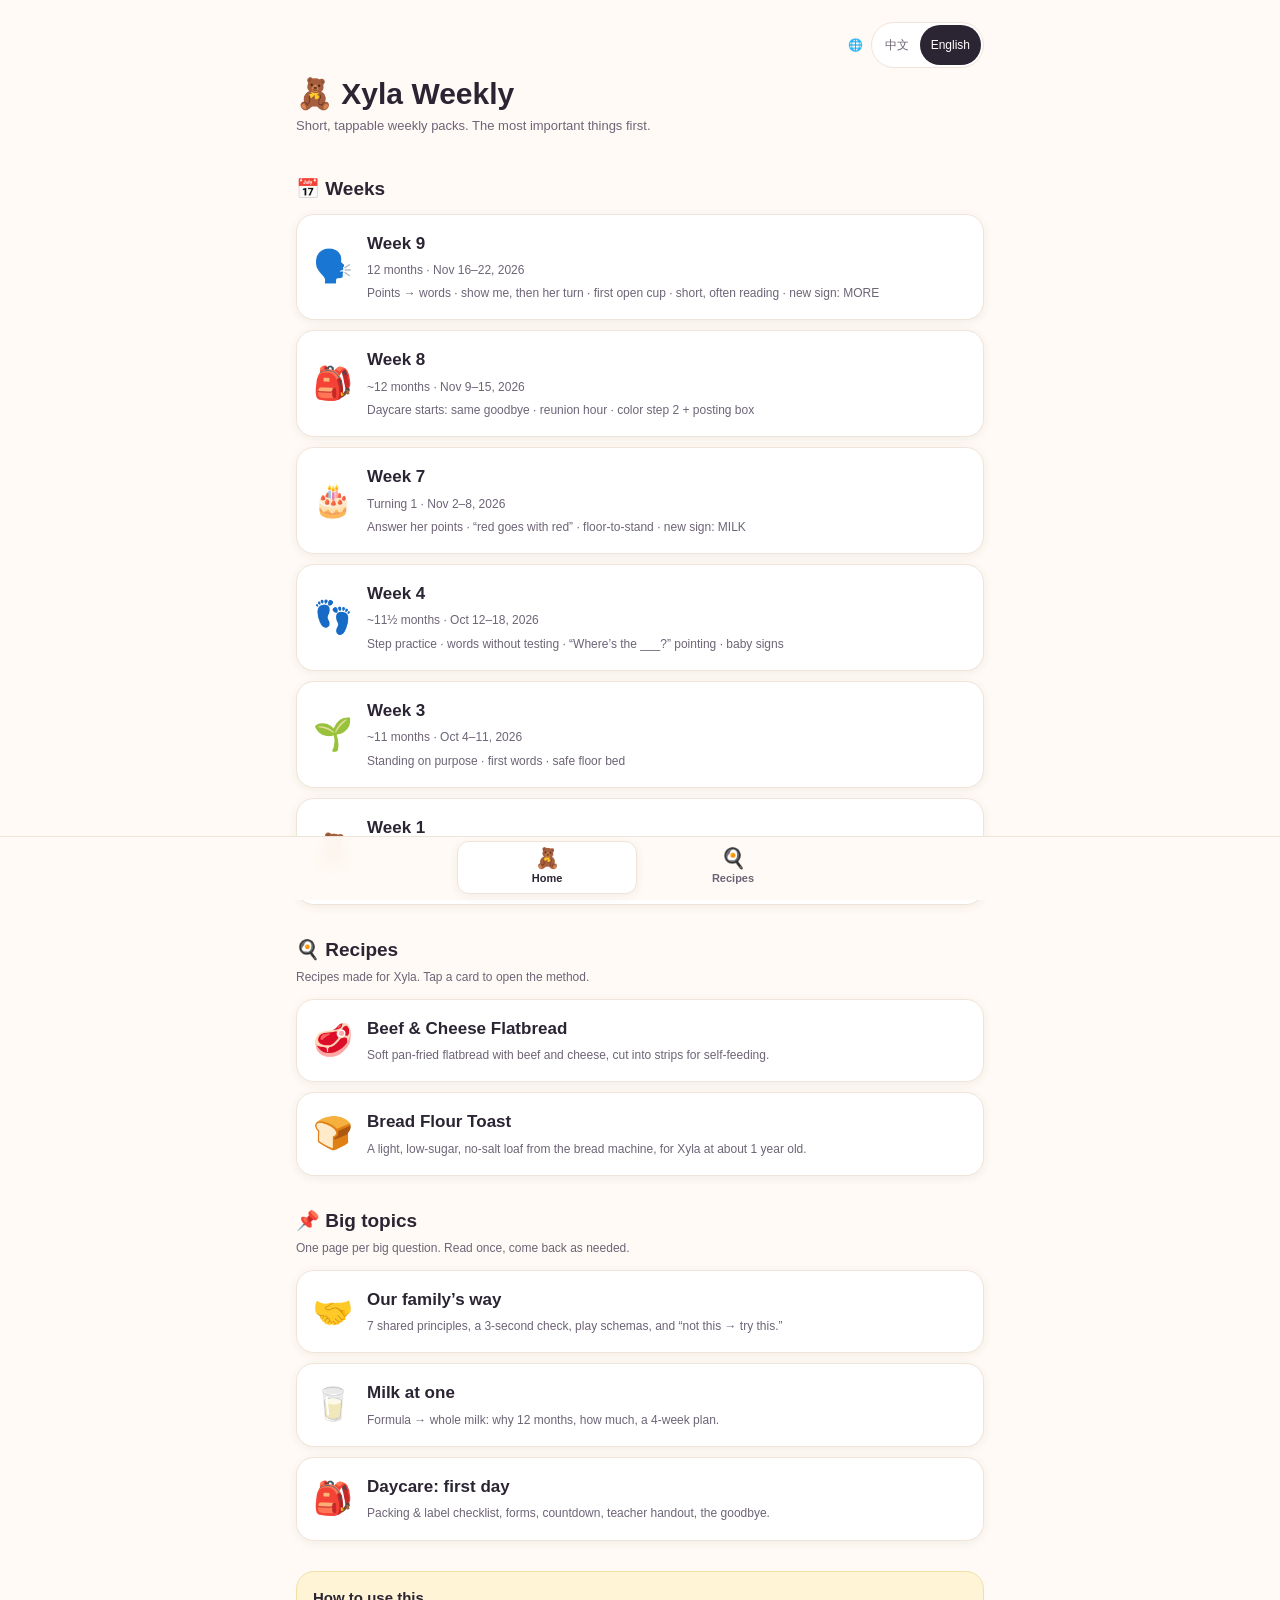
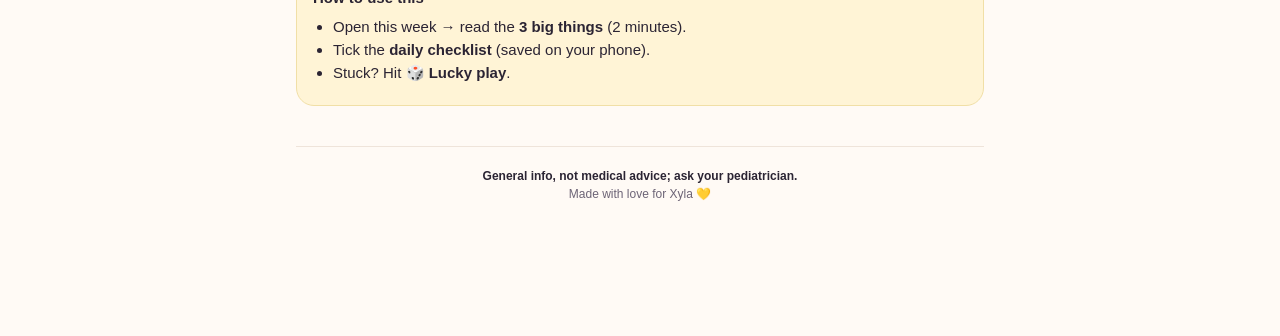
<file: index.html>
<!doctype html>
<html lang="en">
<head>
<meta charset="utf-8">
<meta name="viewport" content="width=device-width, initial-scale=1, viewport-fit=cover">
<meta name="robots" content="noindex, nofollow">
<meta name="theme-color" content="#fffaf5">
<title>Xyla Weekly</title>
<link rel="icon" href="data:image/svg+xml,<svg xmlns='http://www.w3.org/2000/svg' viewBox='0 0 100 100'><text y='.9em' font-size='90'>🧸</text></svg>">
<link rel="stylesheet" href="assets/style.css?v=202611210842">
</head>
<body>
<main class="wrap" id="app"><p style="padding:20px">Loading… 加载中…</p></main>
<noscript><p style="padding:20px">Please turn on JavaScript to see this page. 请打开 JavaScript 以查看此页面。</p></noscript>
<script src="assets/app.js?v=202611210842" defer></script>
</body>
</html>
</file>
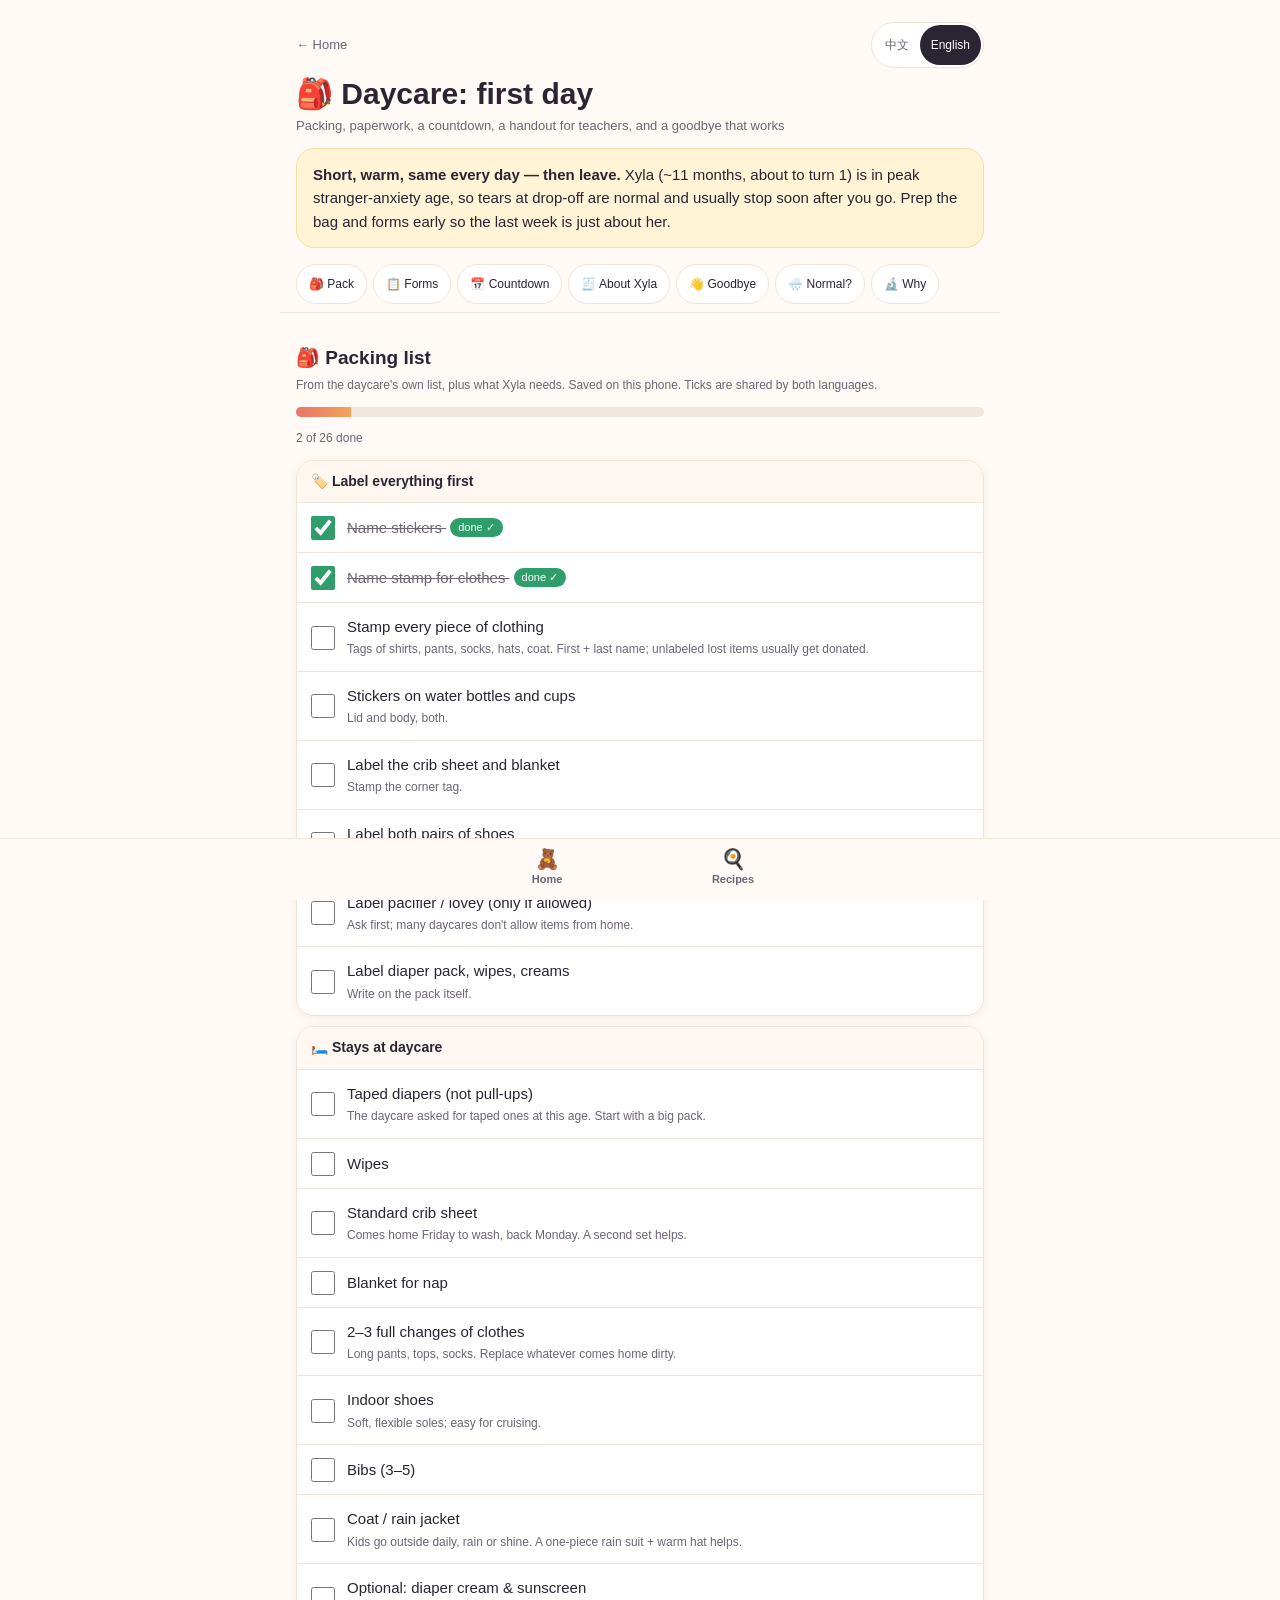
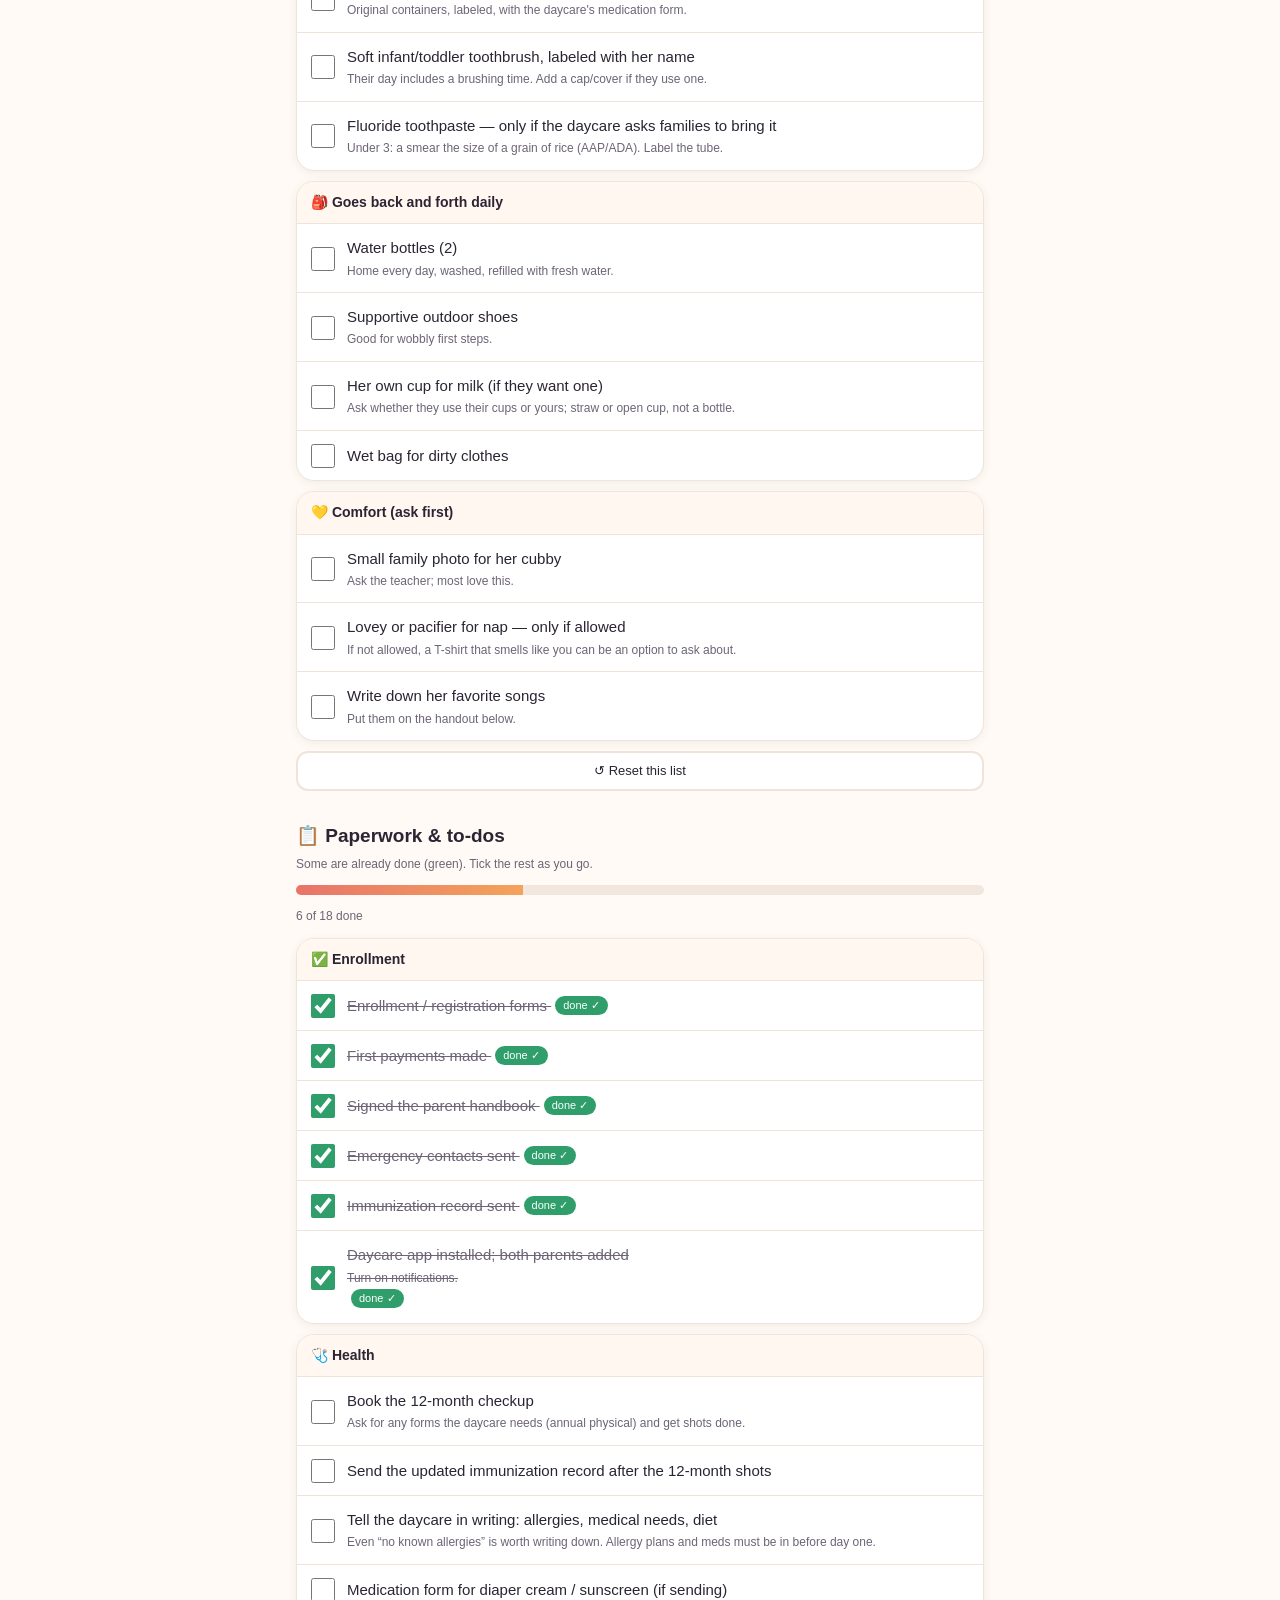
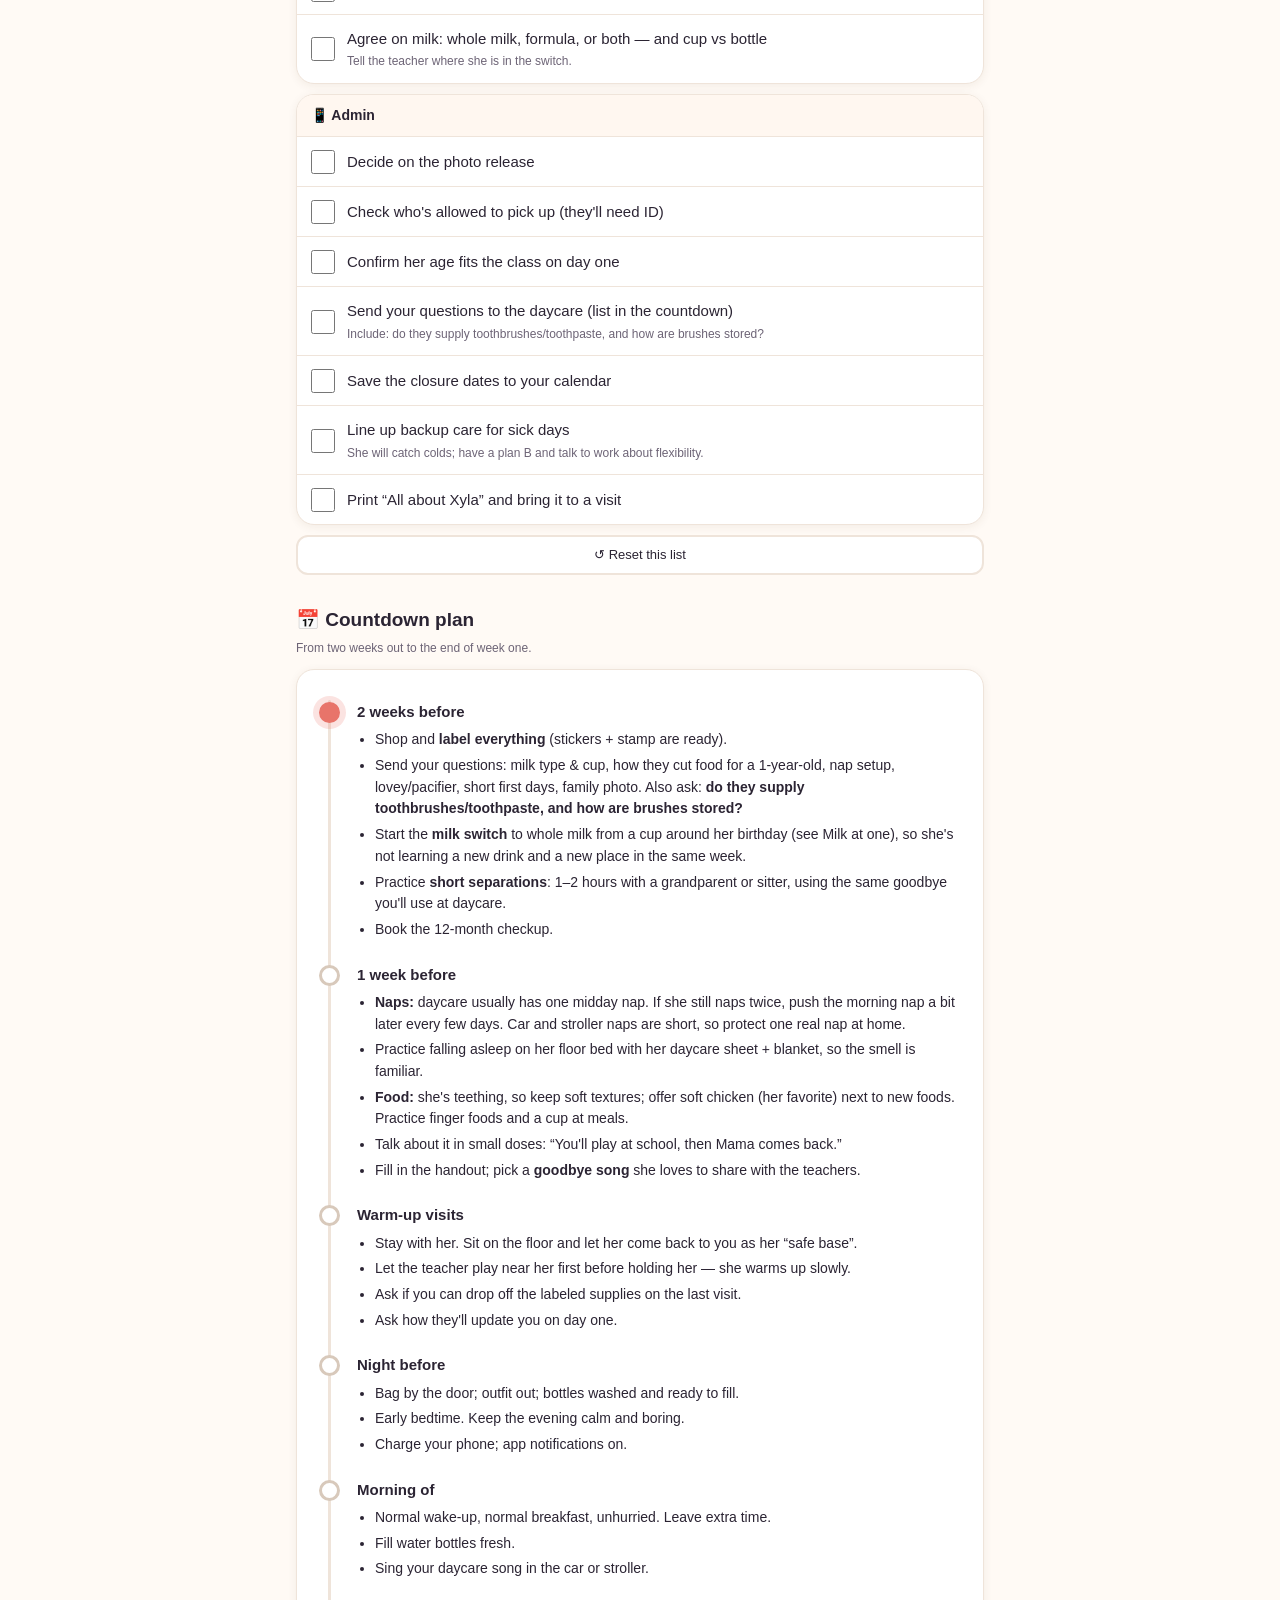
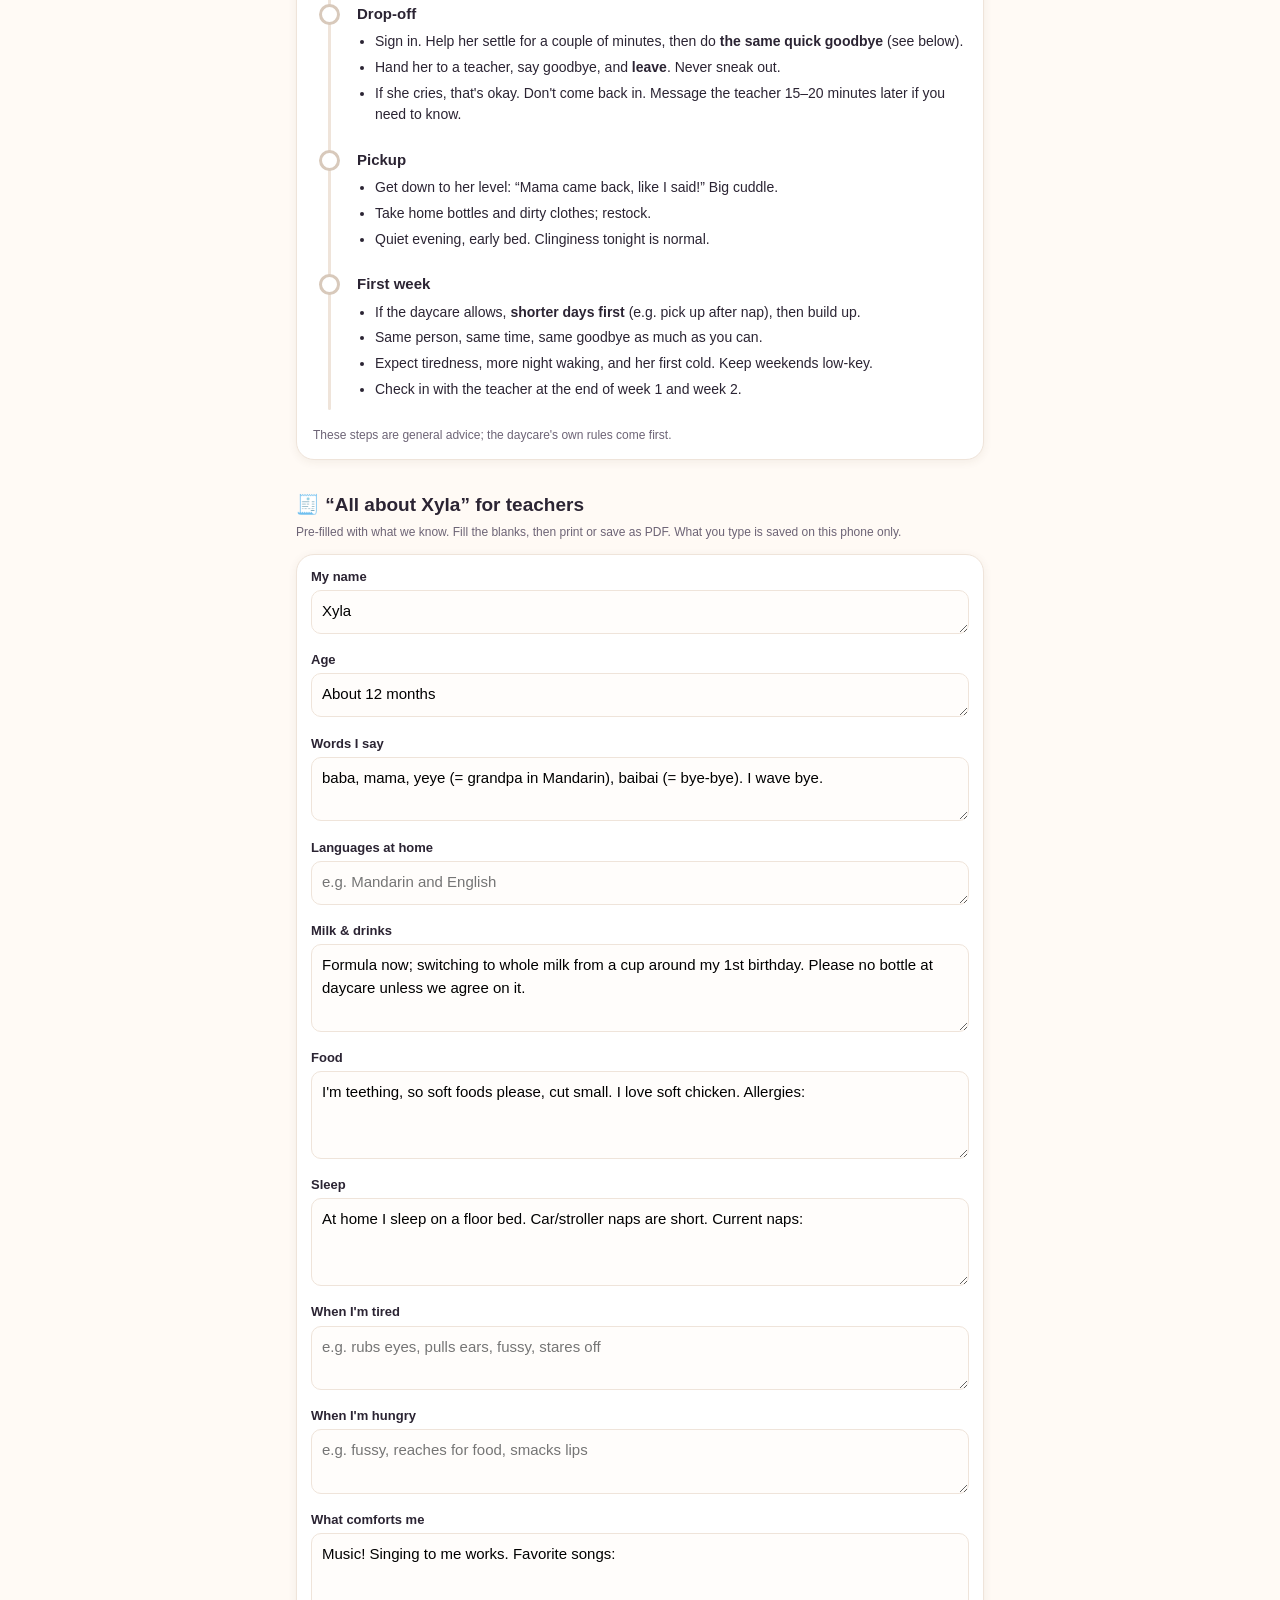
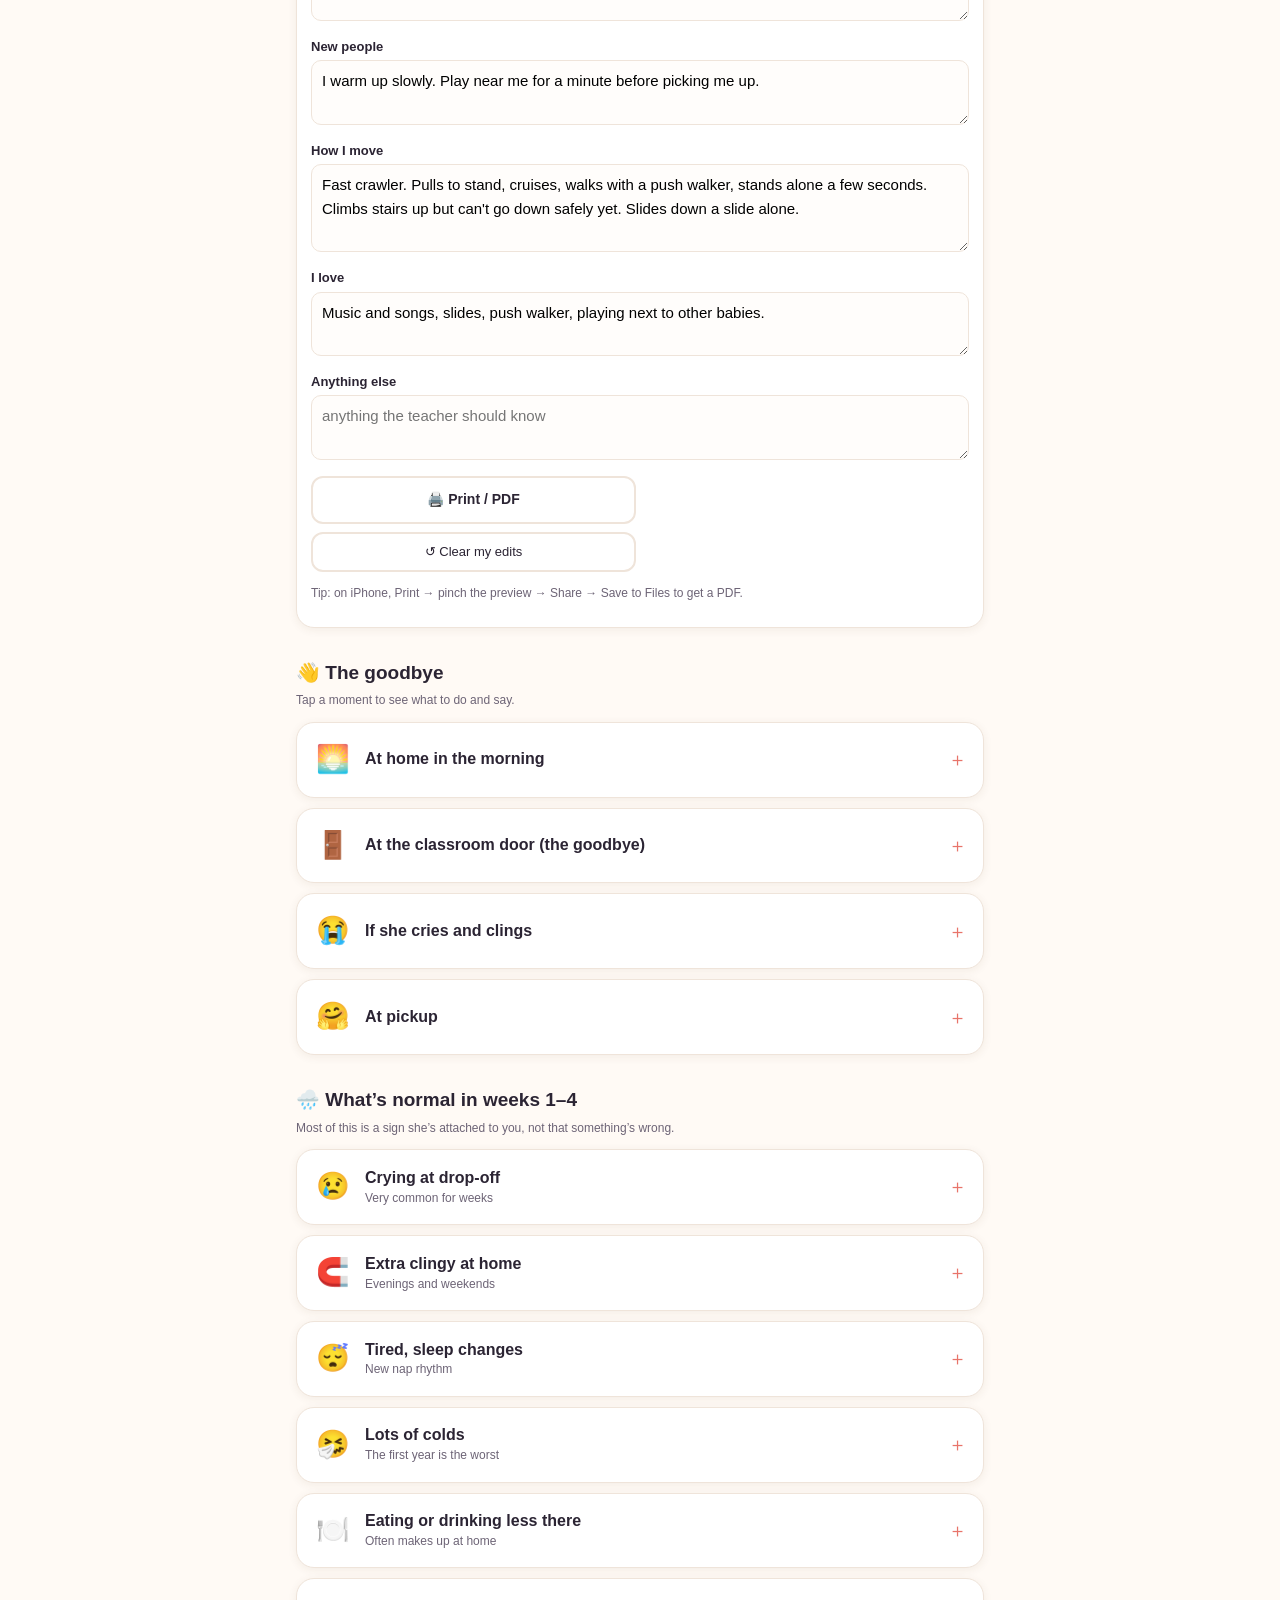
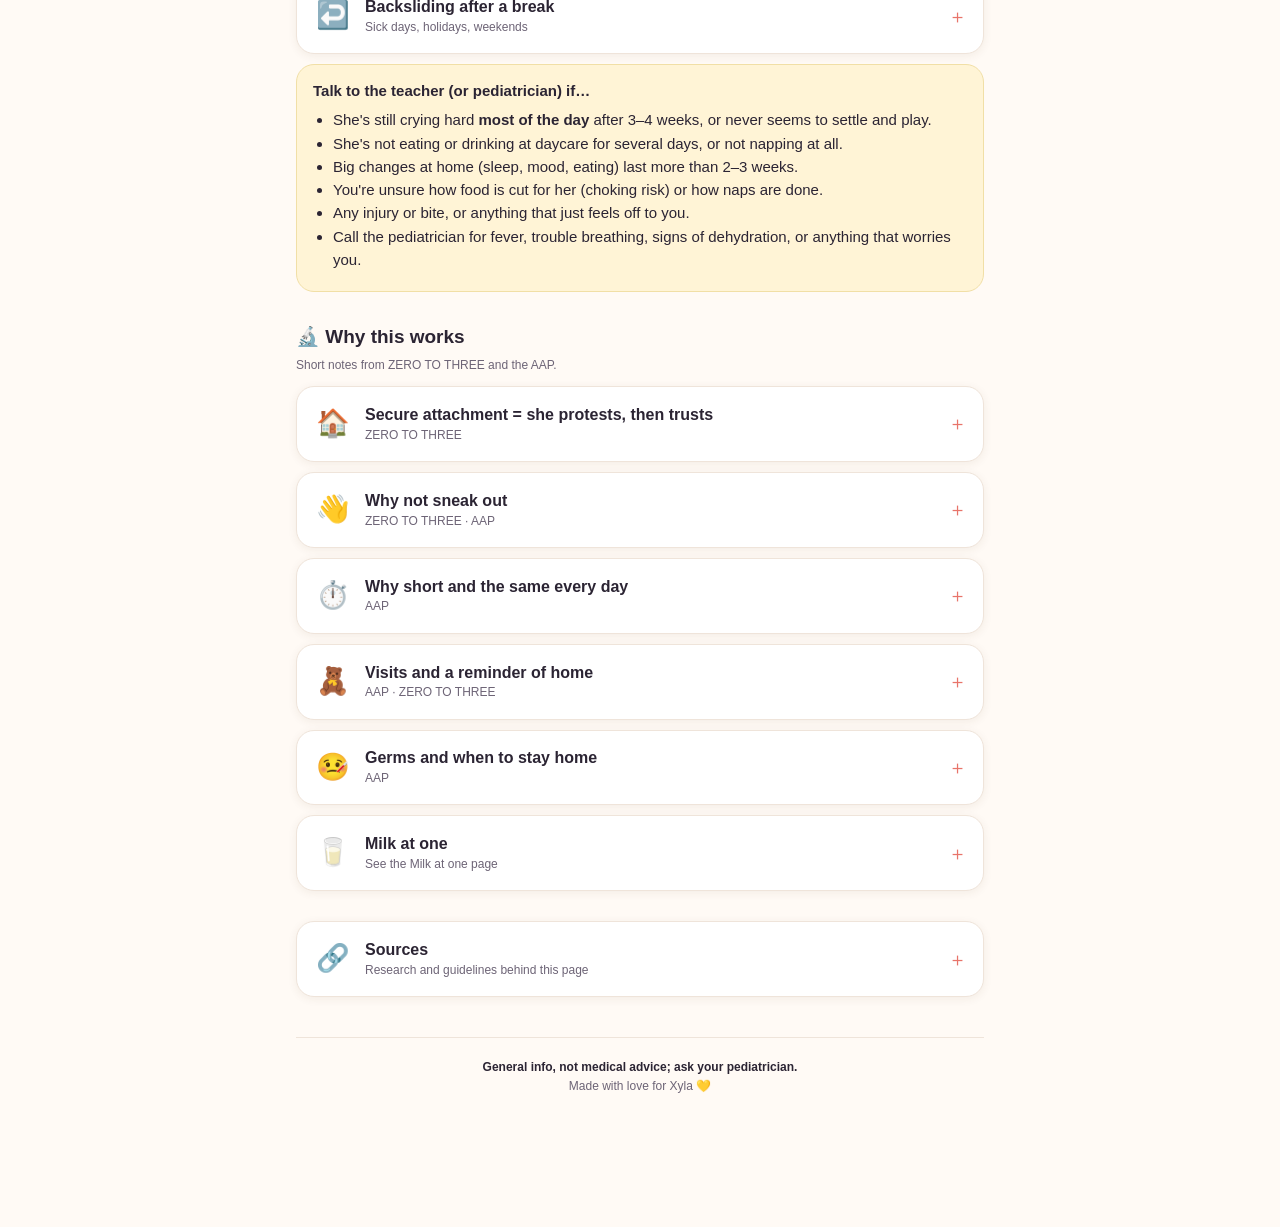
<file: daycare-first-day.html>
<!doctype html>
<html lang="en">
<head>
<meta charset="utf-8">
<meta name="viewport" content="width=device-width, initial-scale=1, viewport-fit=cover">
<meta name="robots" content="noindex, nofollow">
<meta name="theme-color" content="#fffaf5">
<title>Xyla Weekly</title>
<link rel="icon" href="data:image/svg+xml,<svg xmlns='http://www.w3.org/2000/svg' viewBox='0 0 100 100'><text y='.9em' font-size='90'>🧸</text></svg>">
<link rel="stylesheet" href="assets/style.css?v=202611210842">
</head>
<body data-topic="daycare-first-day">
<main class="wrap" id="app"><p style="padding:20px">Loading… 加载中…</p></main>
<noscript><p style="padding:20px">Please turn on JavaScript to see this page. 请打开 JavaScript 以查看此页面。</p></noscript>
<script src="assets/app.js?v=202611210842" defer></script>
</body>
</html>
</file>
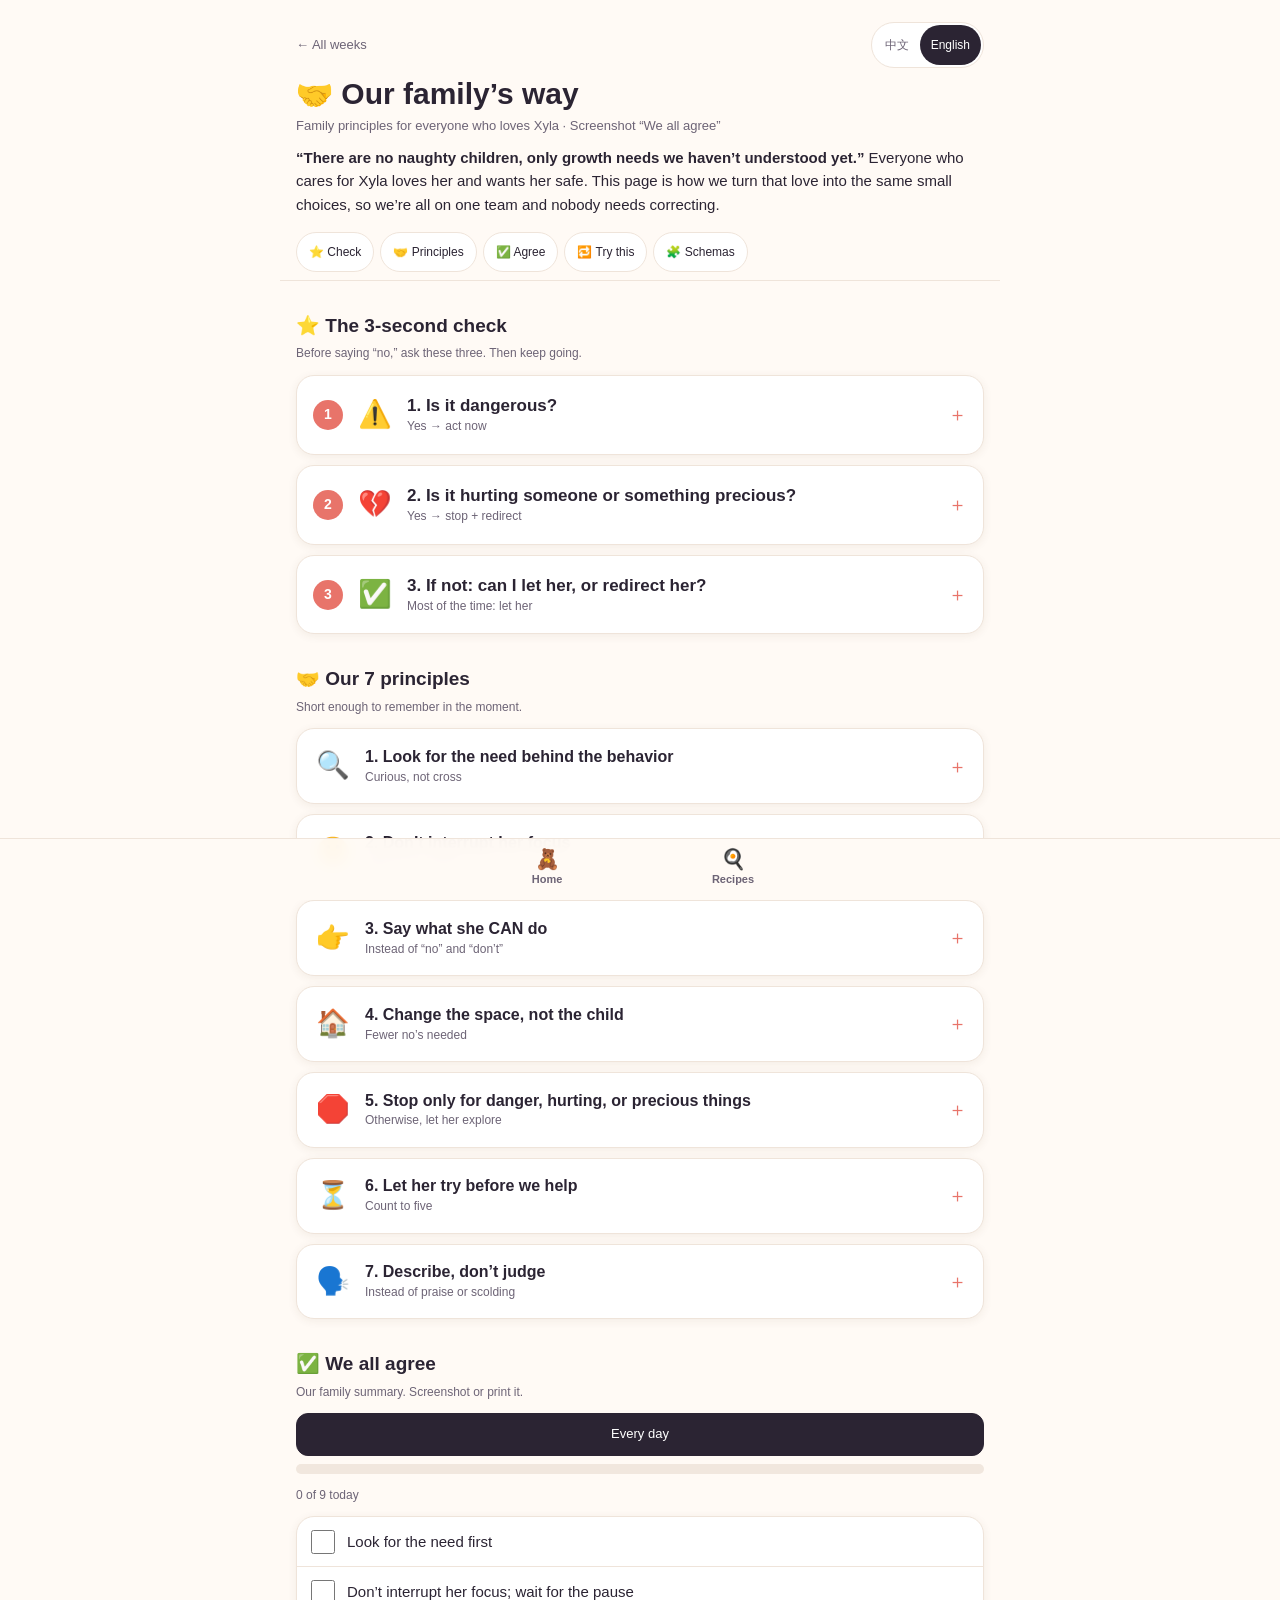
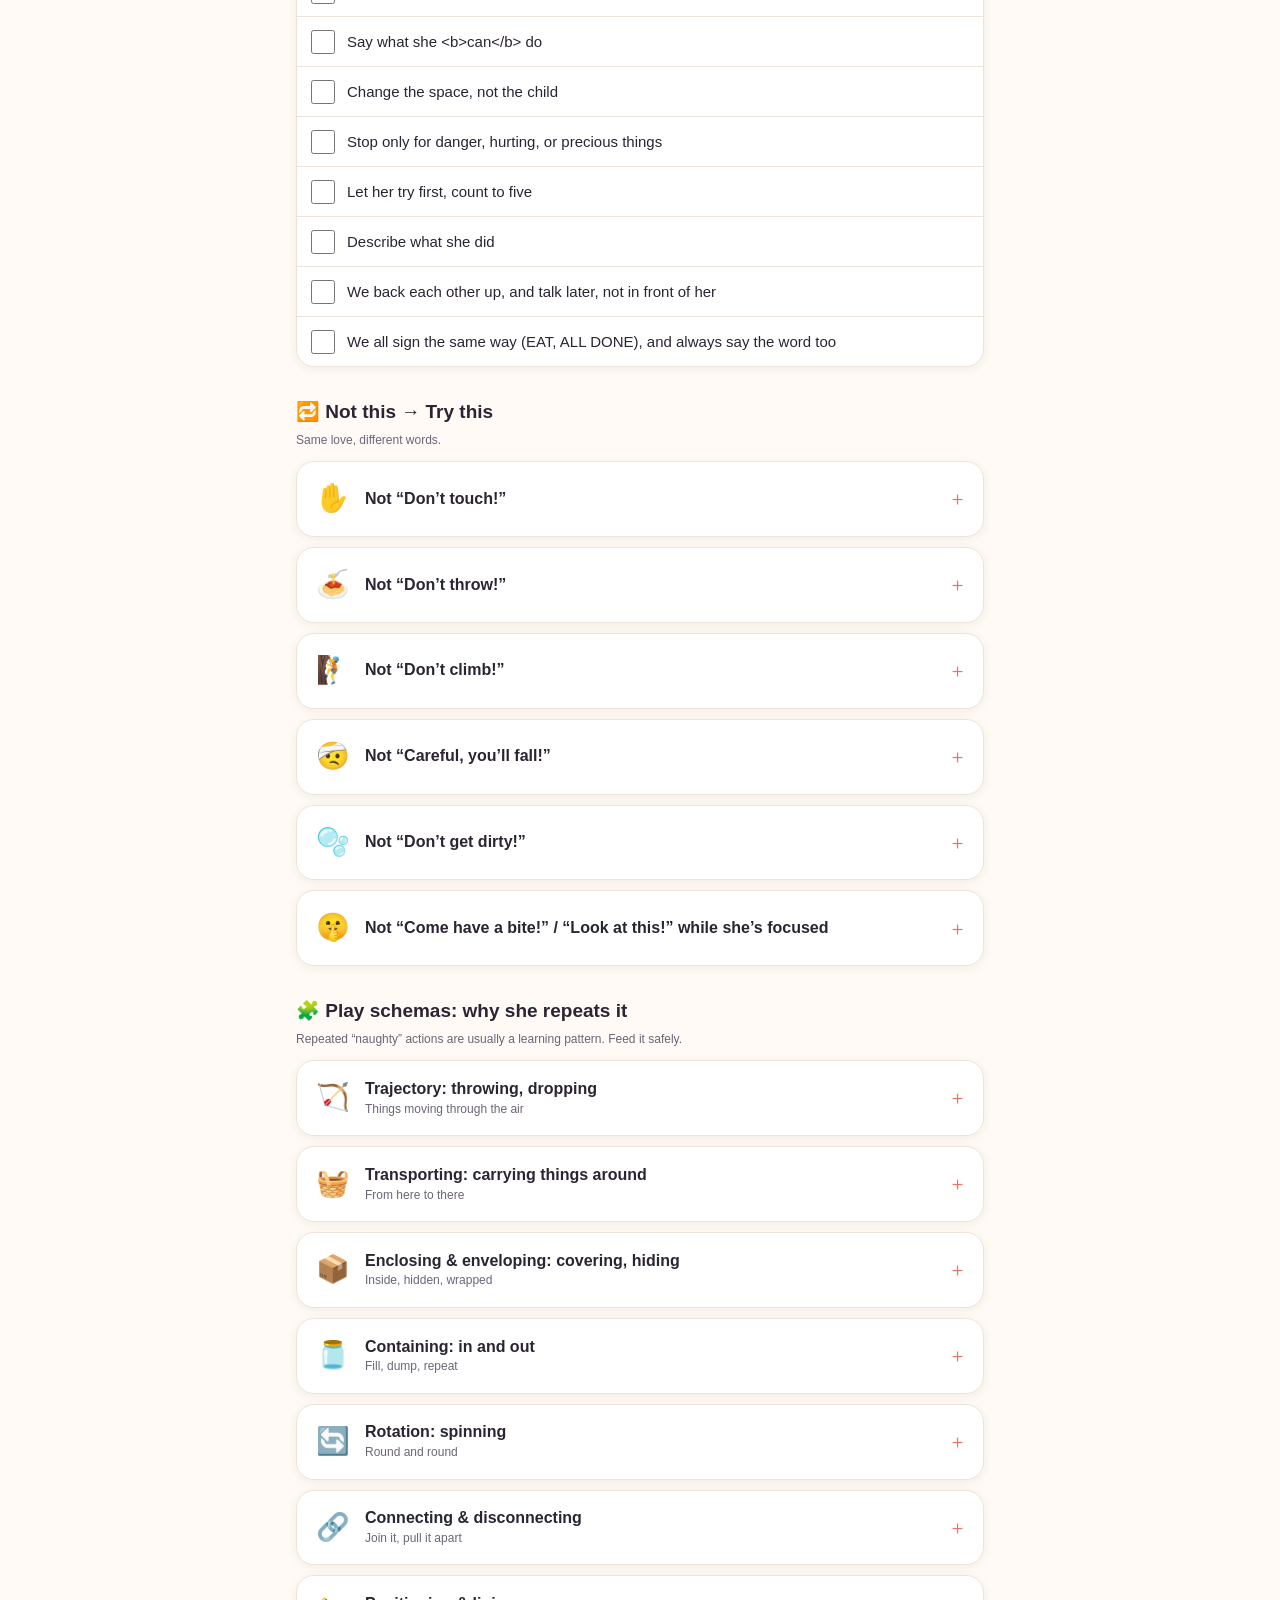
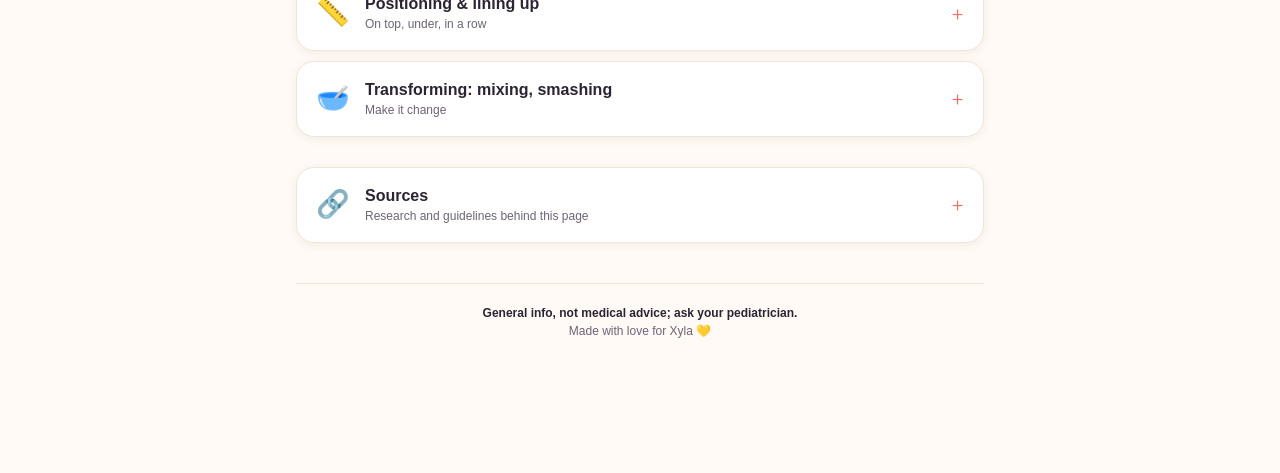
<file: family-principles.html>
<!doctype html>
<html lang="en">
<head>
<meta charset="utf-8">
<meta name="viewport" content="width=device-width, initial-scale=1, viewport-fit=cover">
<meta name="robots" content="noindex, nofollow">
<meta name="theme-color" content="#fffaf5">
<title>Xyla Weekly</title>
<link rel="icon" href="data:image/svg+xml,<svg xmlns='http://www.w3.org/2000/svg' viewBox='0 0 100 100'><text y='.9em' font-size='90'>🧸</text></svg>">
<link rel="stylesheet" href="assets/style.css?v=202611210842">
</head>
<body data-week="family-principles">
<main class="wrap" id="app"><p style="padding:20px">Loading… 加载中…</p></main>
<noscript><p style="padding:20px">Please turn on JavaScript to see this page. 请打开 JavaScript 以查看此页面。</p></noscript>
<script src="assets/app.js?v=202611210842" defer></script>
</body>
</html>
</file>
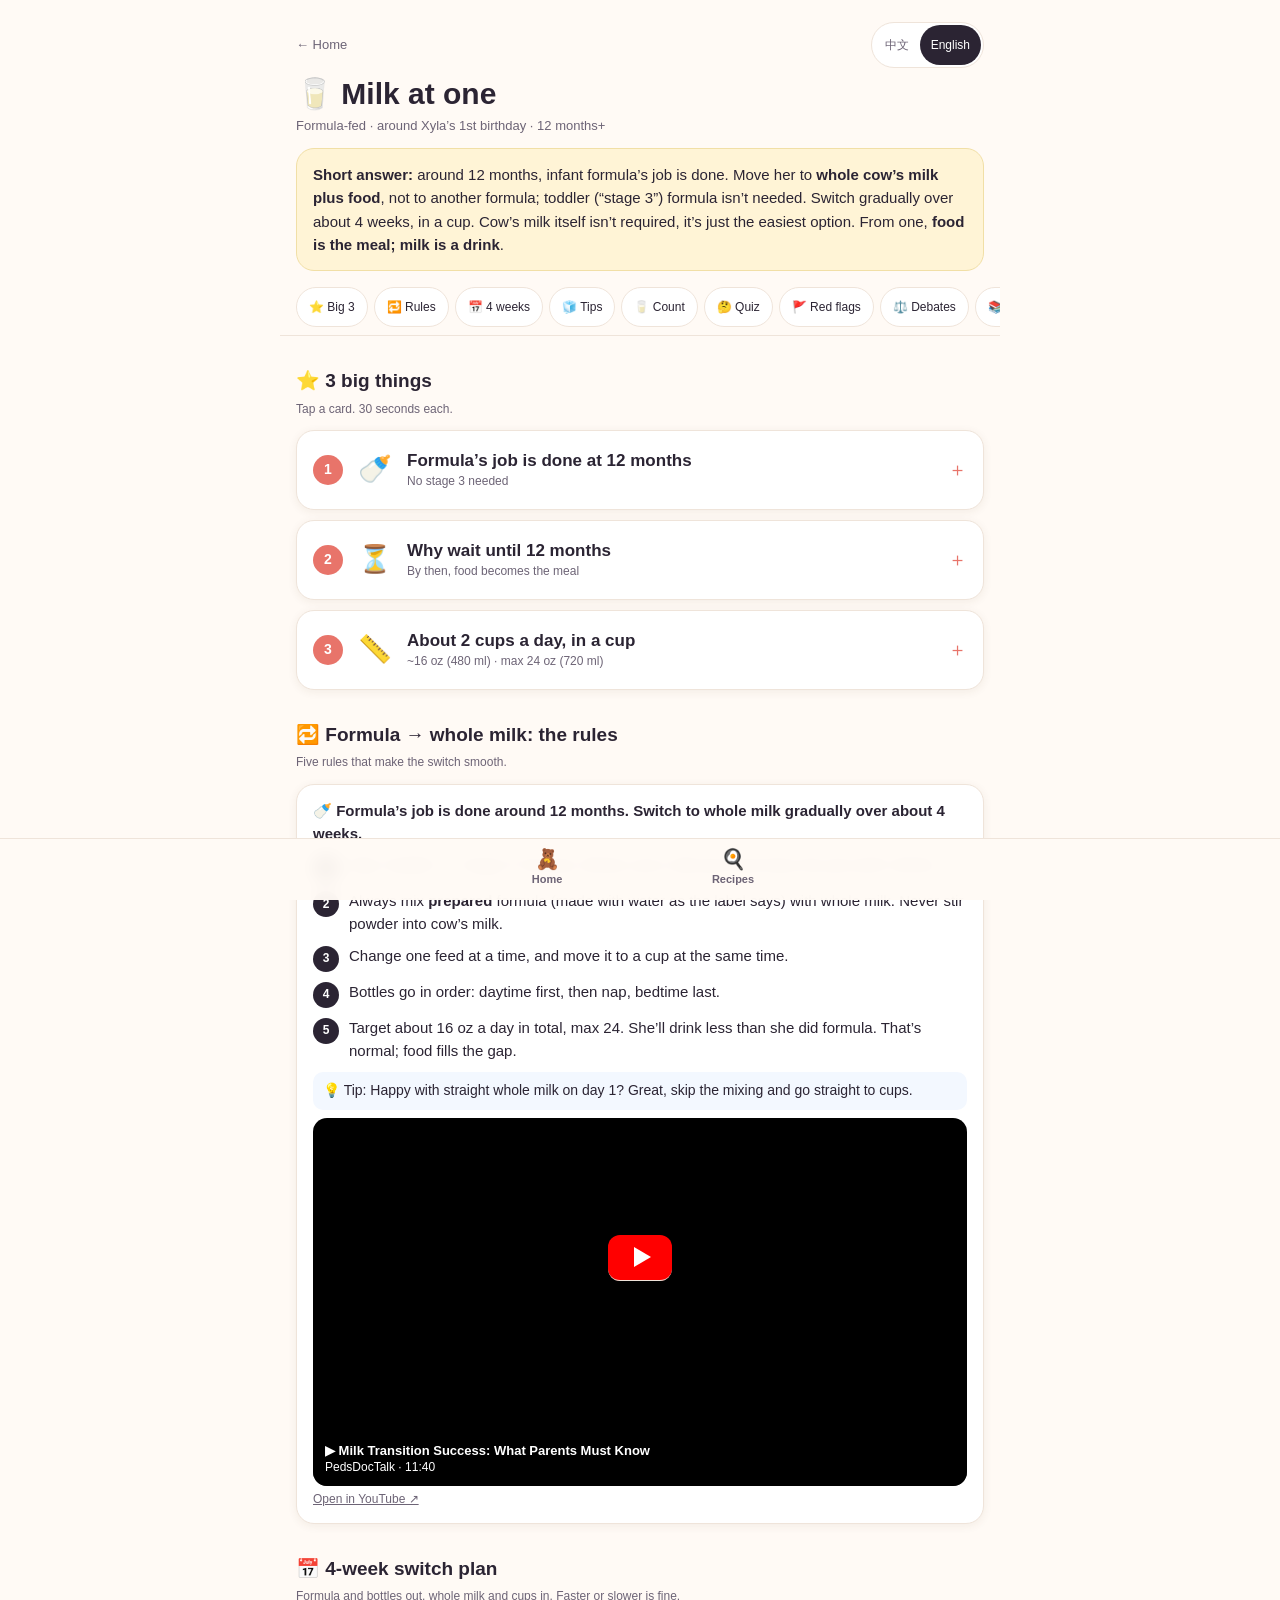
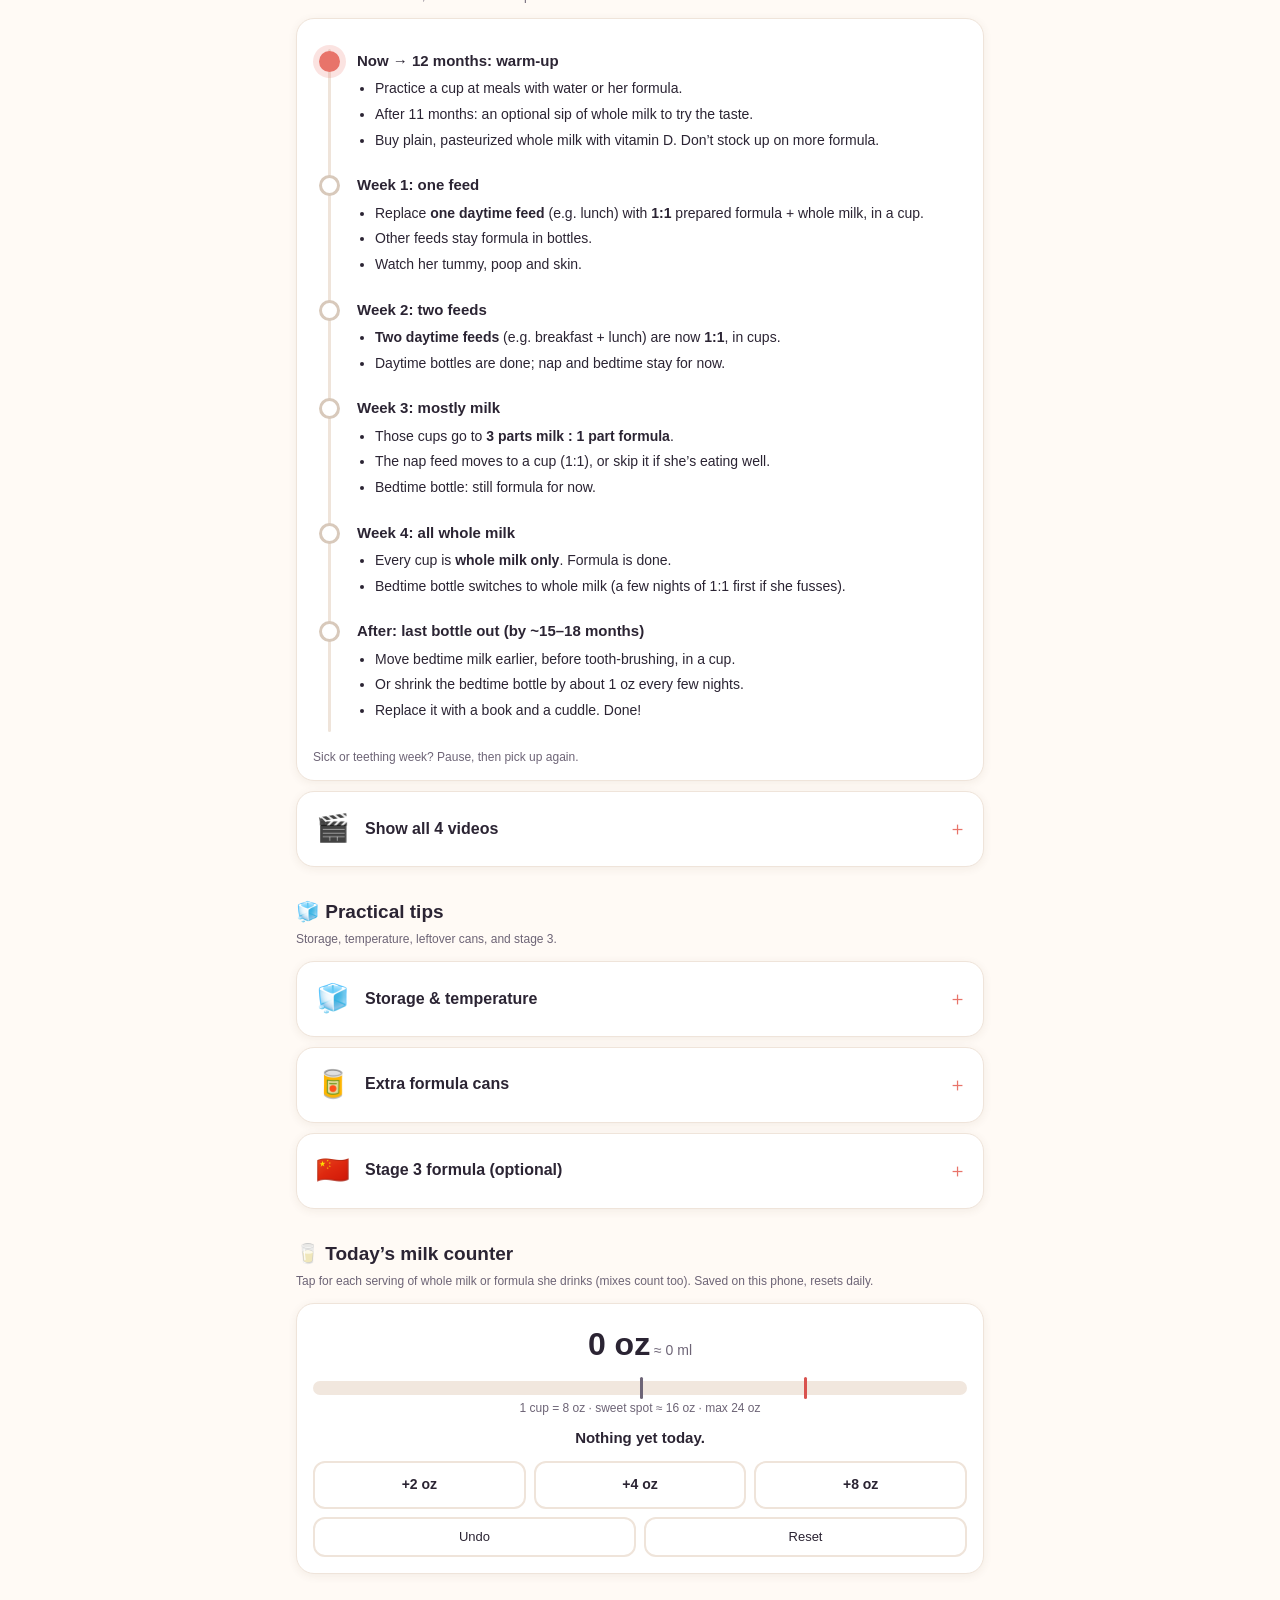
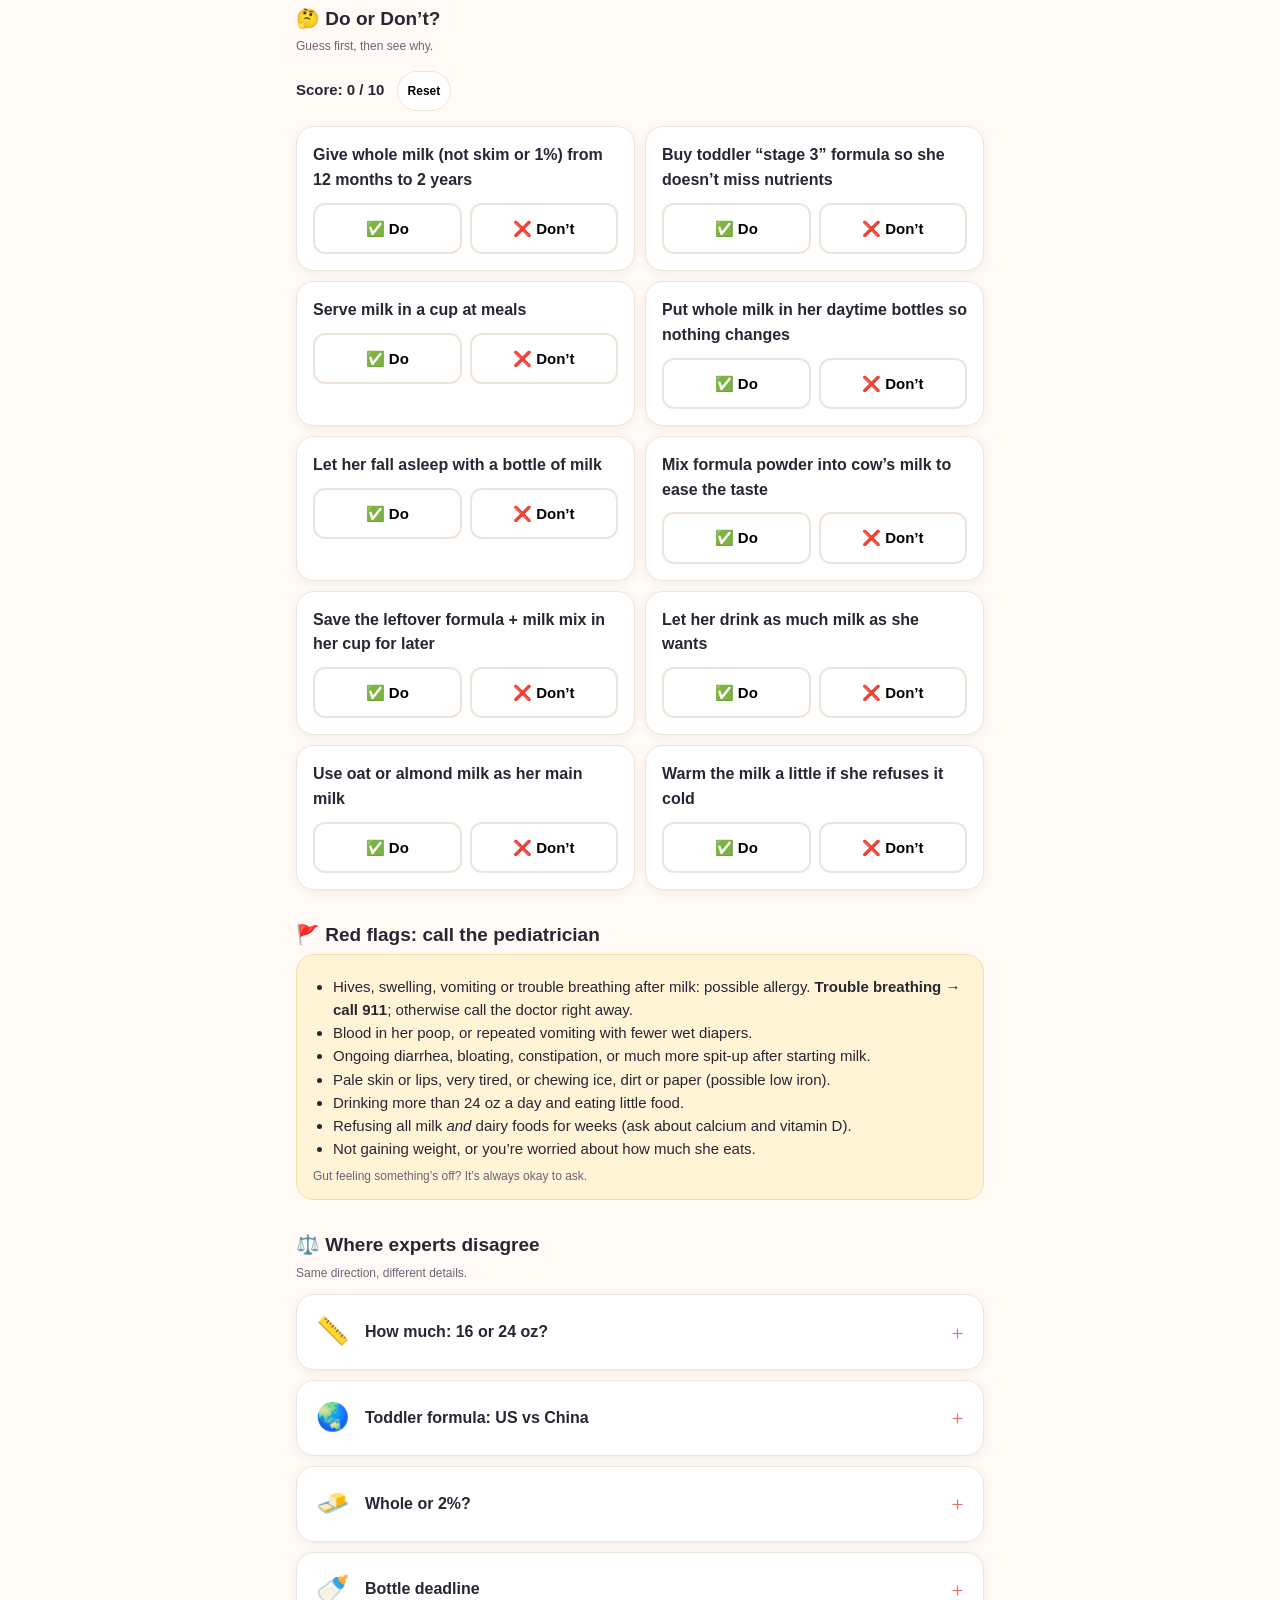
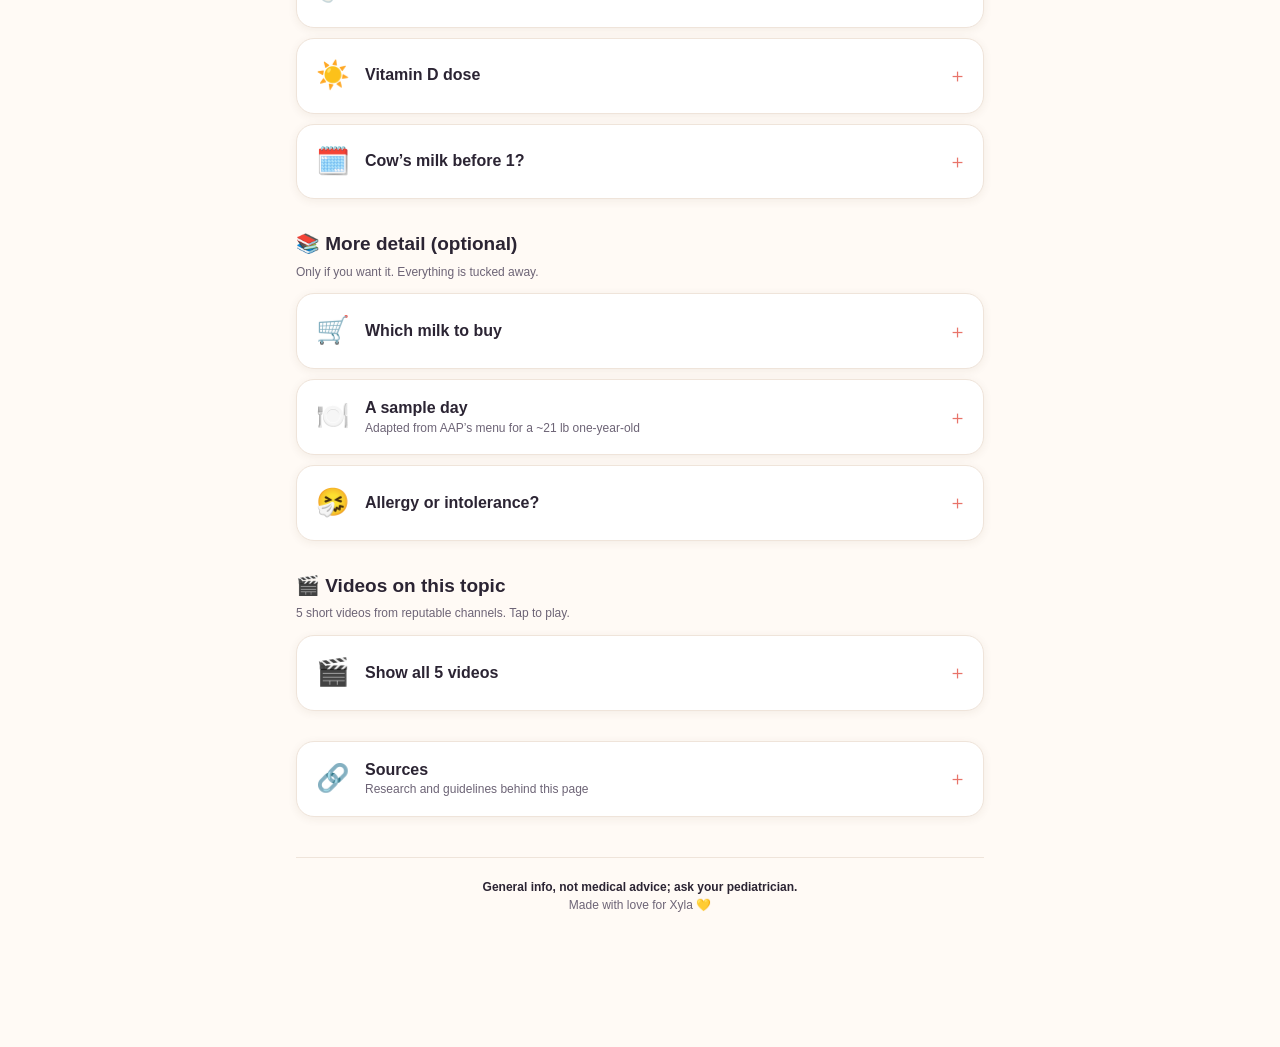
<file: milk-at-one.html>
<!doctype html>
<html lang="en">
<head>
<meta charset="utf-8">
<meta name="viewport" content="width=device-width, initial-scale=1, viewport-fit=cover">
<meta name="robots" content="noindex, nofollow">
<meta name="theme-color" content="#fffaf5">
<title>Xyla Weekly</title>
<link rel="icon" href="data:image/svg+xml,<svg xmlns='http://www.w3.org/2000/svg' viewBox='0 0 100 100'><text y='.9em' font-size='90'>🧸</text></svg>">
<link rel="stylesheet" href="assets/style.css?v=202611210842">
</head>
<body data-topic="milk-at-one">
<main class="wrap" id="app"><p style="padding:20px">Loading… 加载中…</p></main>
<noscript><p style="padding:20px">Please turn on JavaScript to see this page. 请打开 JavaScript 以查看此页面。</p></noscript>
<script src="assets/app.js?v=202611210842" defer></script>
</body>
</html>
</file>
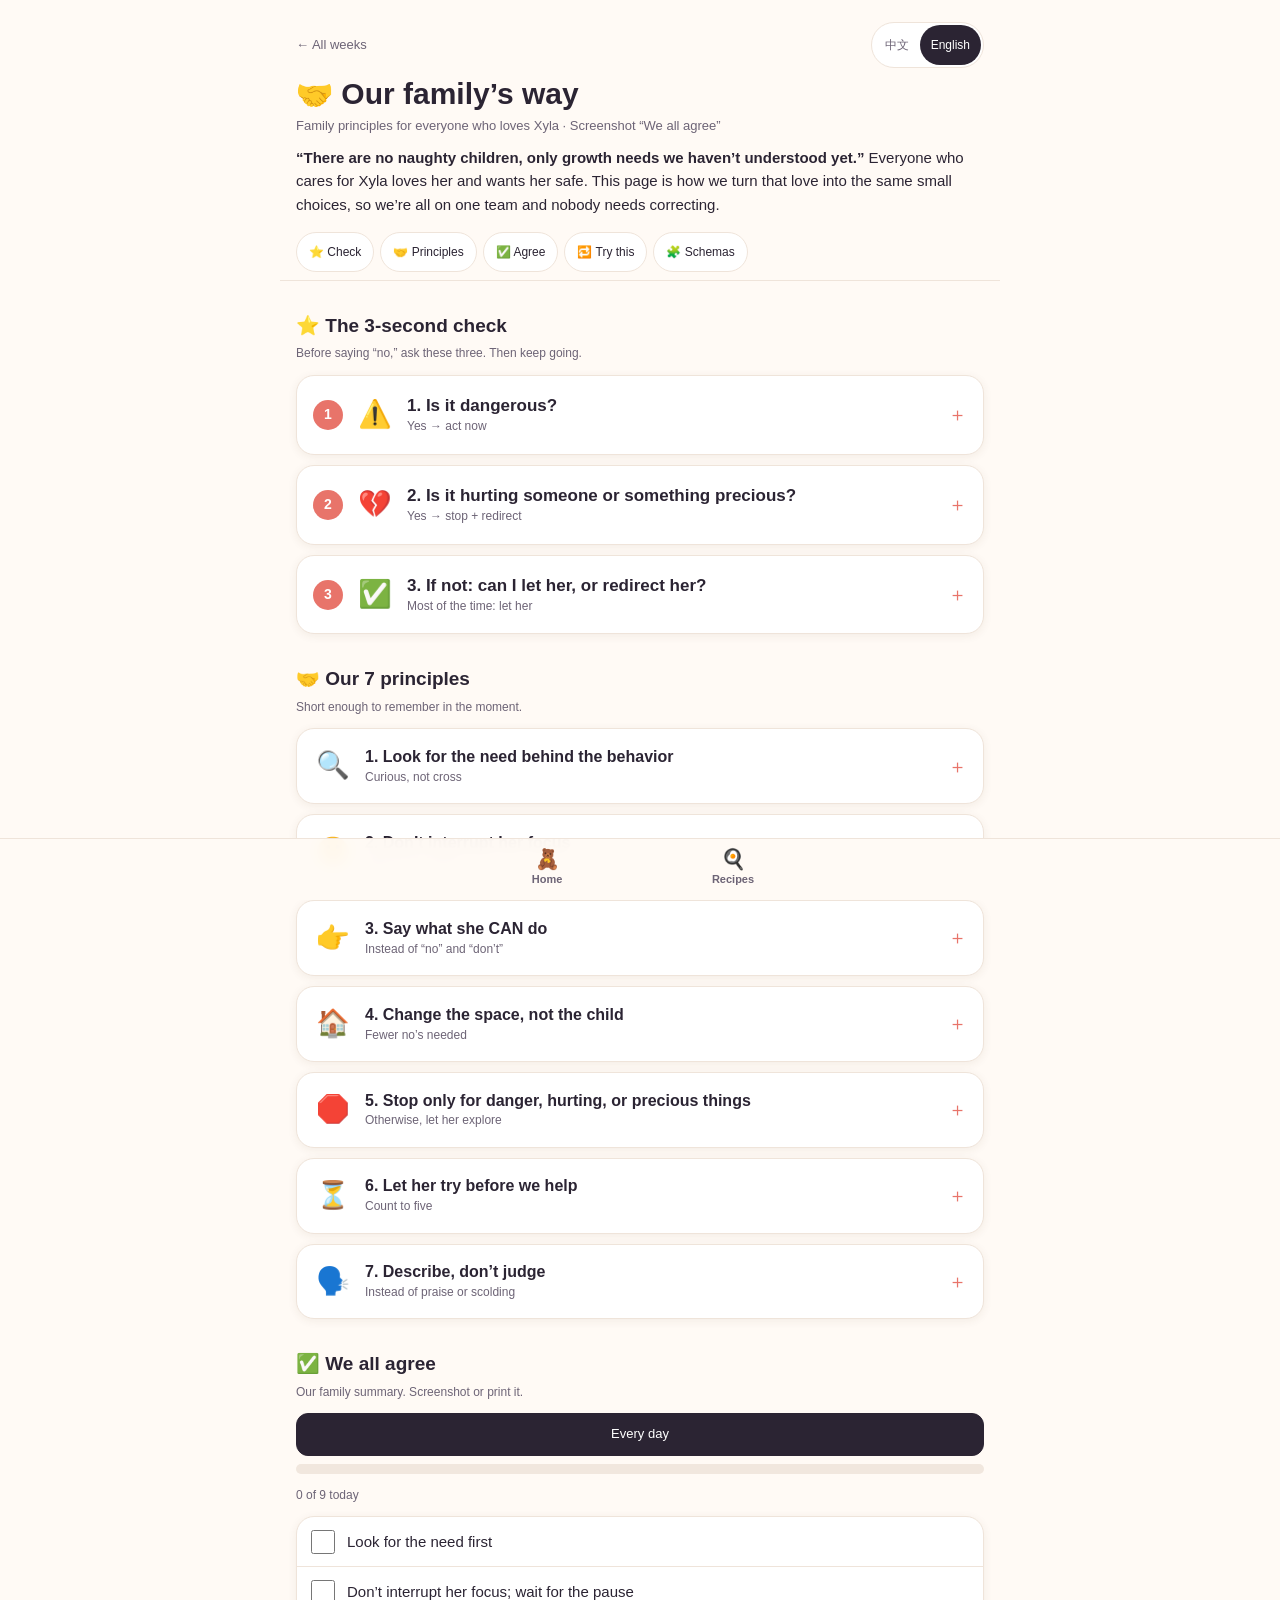
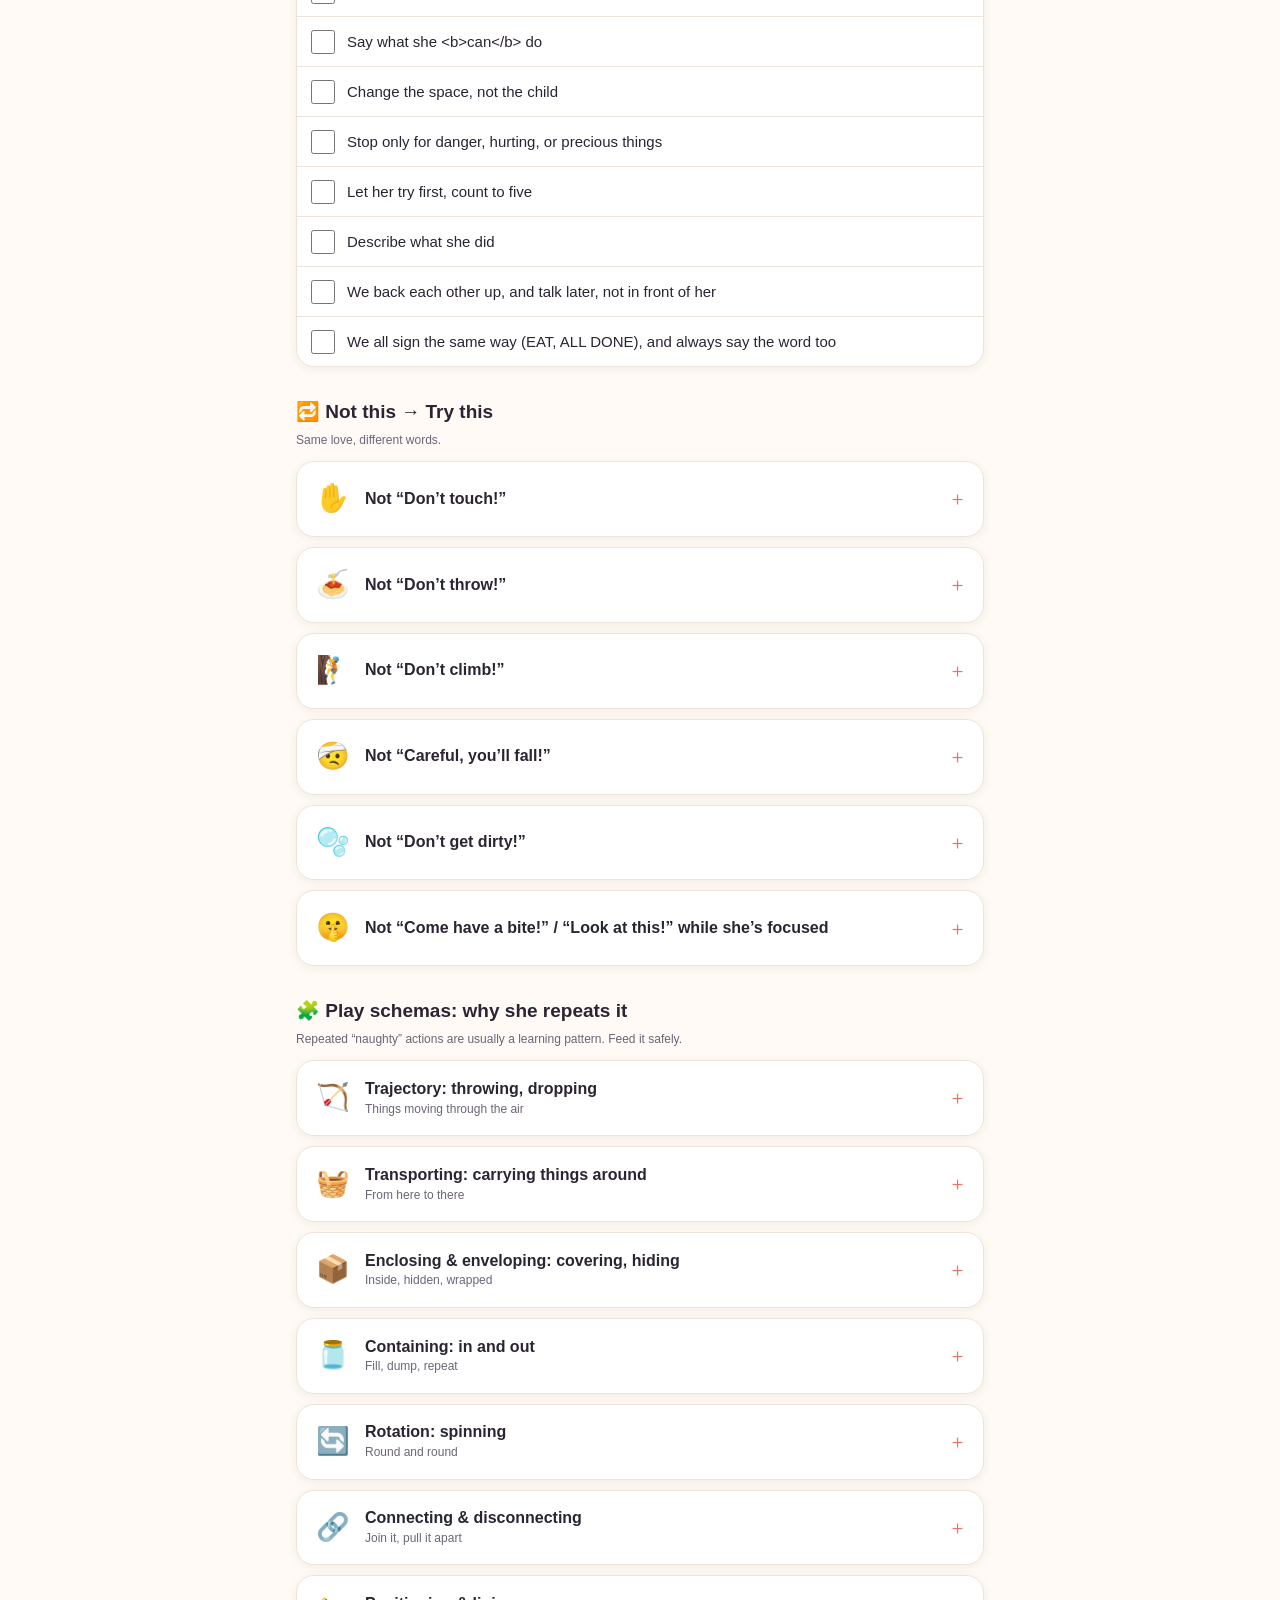
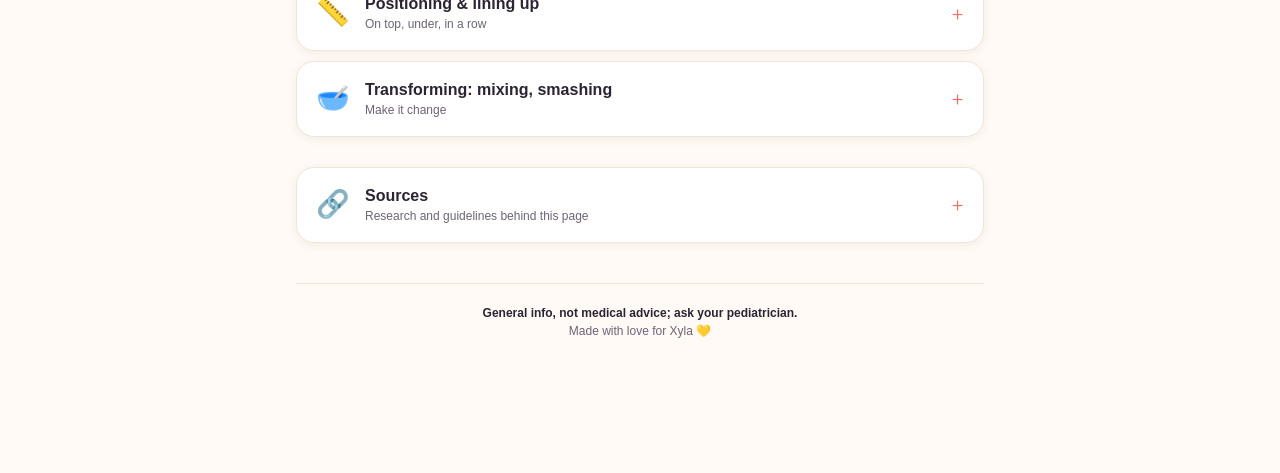
<file: philosophy.html>
<!doctype html><html lang="en"><head><meta charset="utf-8"><meta name="robots" content="noindex, nofollow">
<meta http-equiv="refresh" content="0; url=family-principles.html"><script>location.replace('family-principles.html' + location.search);</script><title>Xyla Weekly</title></head>
<body><p style="padding:20px"><a href="family-principles.html">Our family’s way · 家庭教养原则</a></p></body></html>
</file>
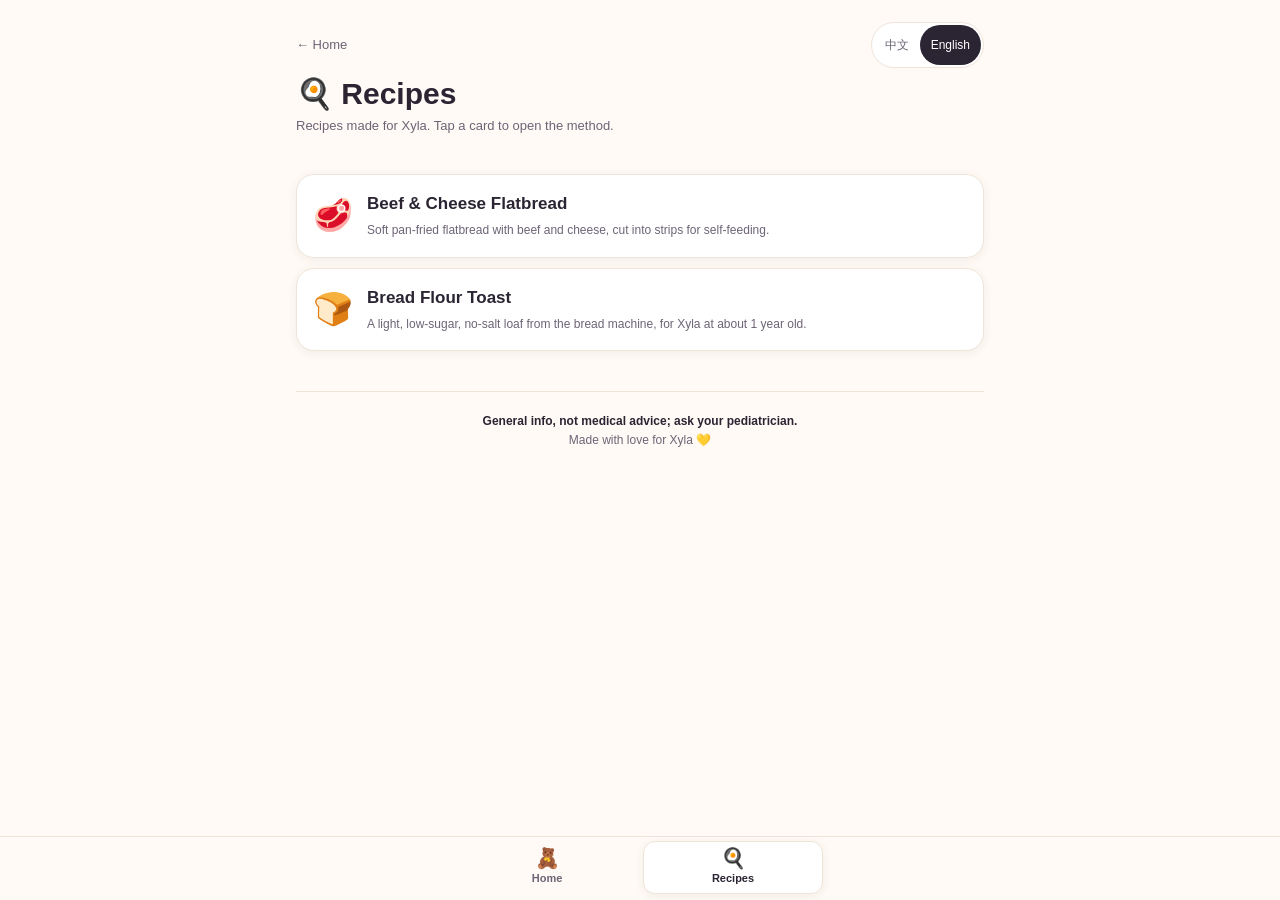
<file: recipes.html>
<!doctype html>
<html lang="en">
<head>
<meta charset="utf-8">
<meta name="viewport" content="width=device-width, initial-scale=1, viewport-fit=cover">
<meta name="robots" content="noindex, nofollow">
<meta name="theme-color" content="#fffaf5">
<title>Xyla Weekly</title>
<link rel="icon" href="data:image/svg+xml,<svg xmlns='http://www.w3.org/2000/svg' viewBox='0 0 100 100'><text y='.9em' font-size='90'>🧸</text></svg>">
<link rel="stylesheet" href="assets/style.css?v=202611210842">
</head>
<body data-recipes>
<main class="wrap" id="app"><p style="padding:20px">Loading… 加载中…</p></main>
<noscript><p style="padding:20px">Please turn on JavaScript to see this page. 请打开 JavaScript 以查看此页面。</p></noscript>
<script src="assets/app.js?v=202611210842" defer></script>
</body>
</html>
</file>
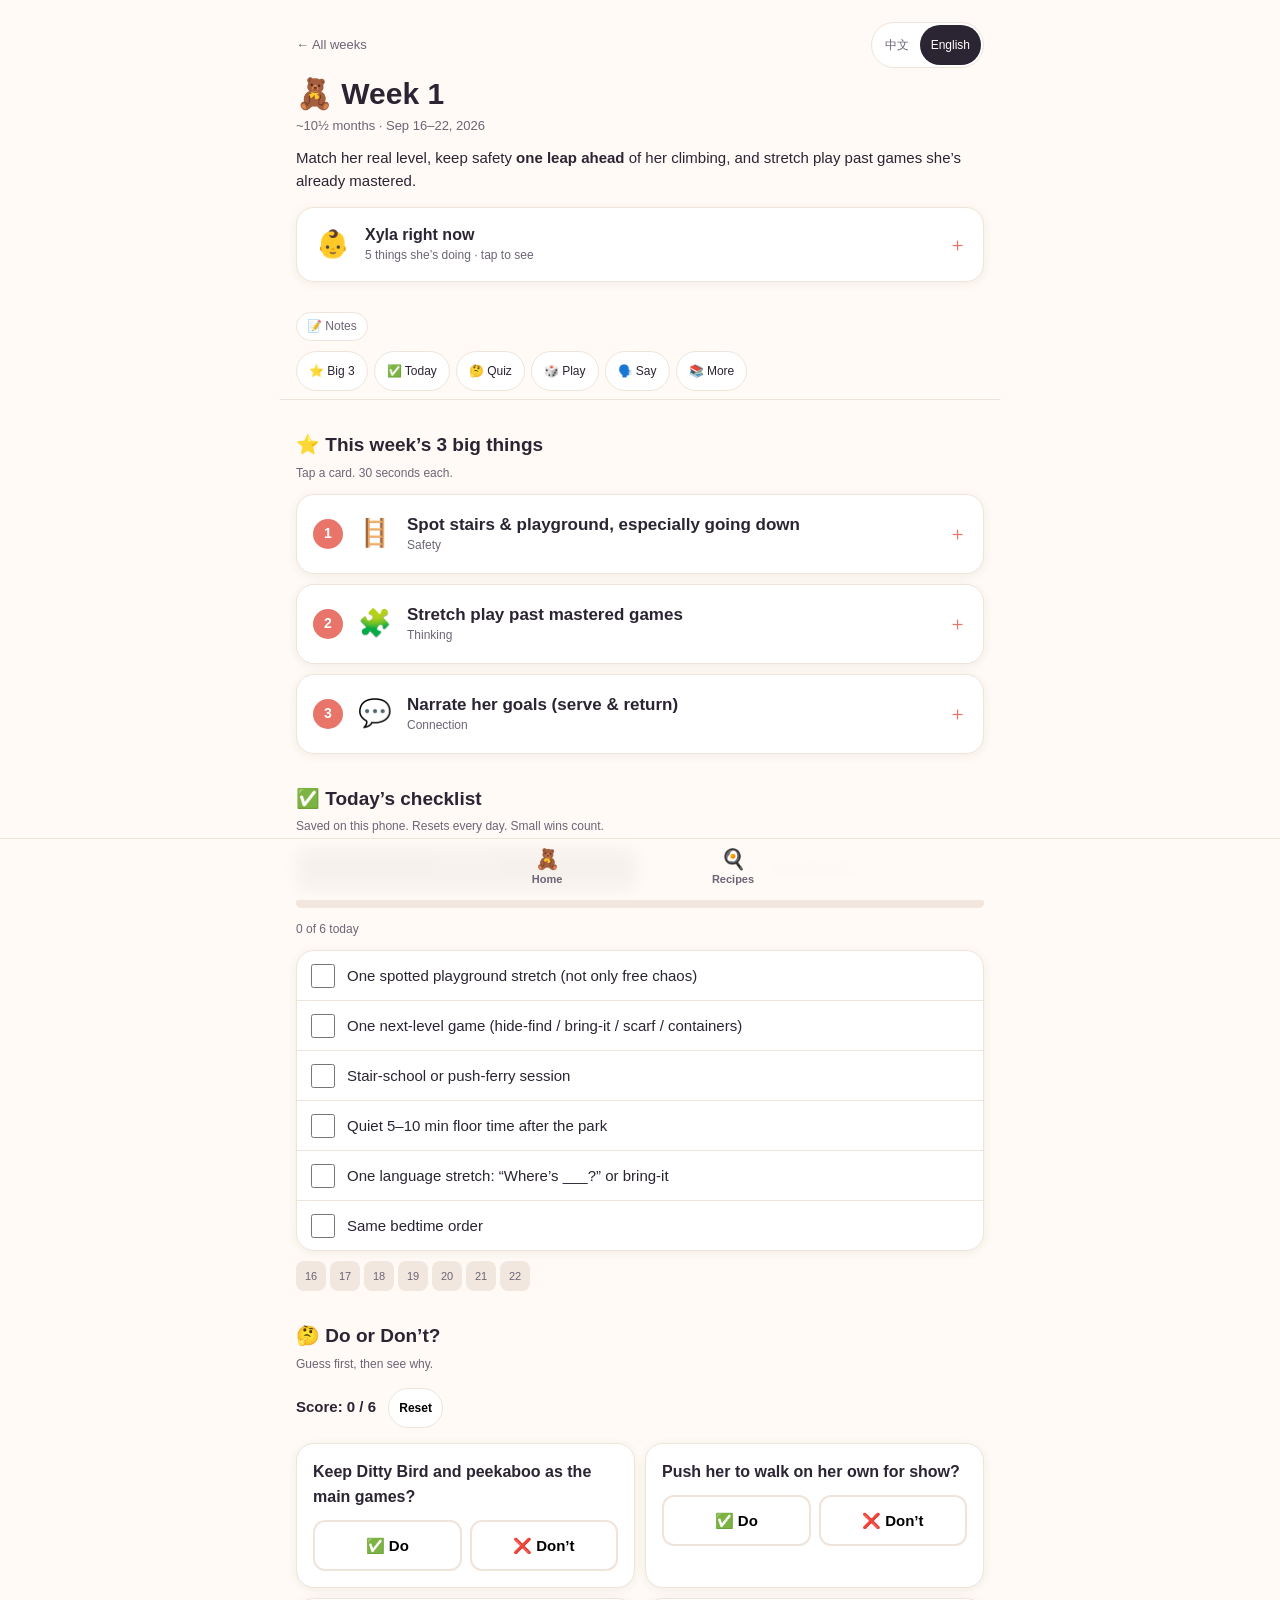
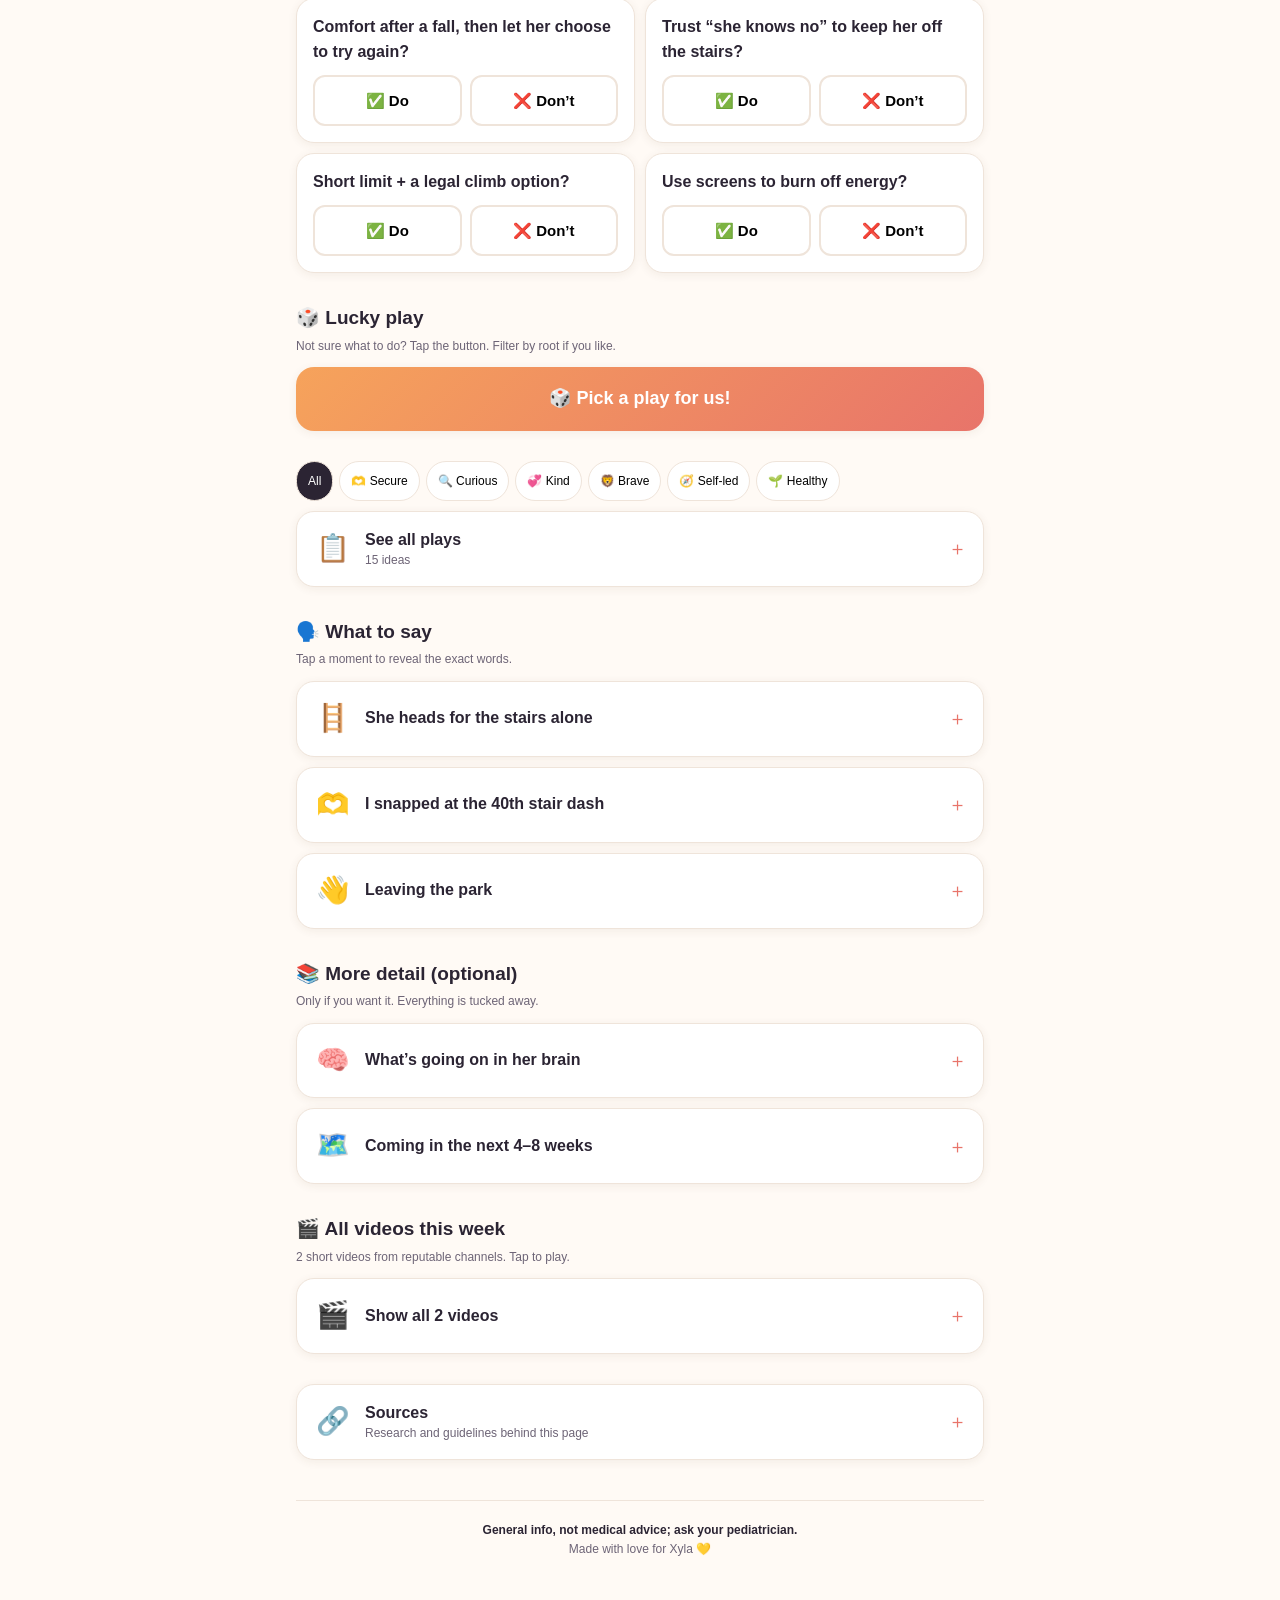
<file: week-01.html>
<!doctype html>
<html lang="en">
<head>
<meta charset="utf-8">
<meta name="viewport" content="width=device-width, initial-scale=1, viewport-fit=cover">
<meta name="robots" content="noindex, nofollow">
<meta name="theme-color" content="#fffaf5">
<title>Xyla Weekly</title>
<link rel="icon" href="data:image/svg+xml,<svg xmlns='http://www.w3.org/2000/svg' viewBox='0 0 100 100'><text y='.9em' font-size='90'>🧸</text></svg>">
<link rel="stylesheet" href="assets/style.css?v=202611210842">
</head>
<body data-week="week-01">
<main class="wrap" id="app"><p style="padding:20px">Loading… 加载中…</p></main>
<noscript><p style="padding:20px">Please turn on JavaScript to see this page. 请打开 JavaScript 以查看此页面。</p></noscript>
<script src="assets/app.js?v=202611210842" defer></script>
</body>
</html>
</file>
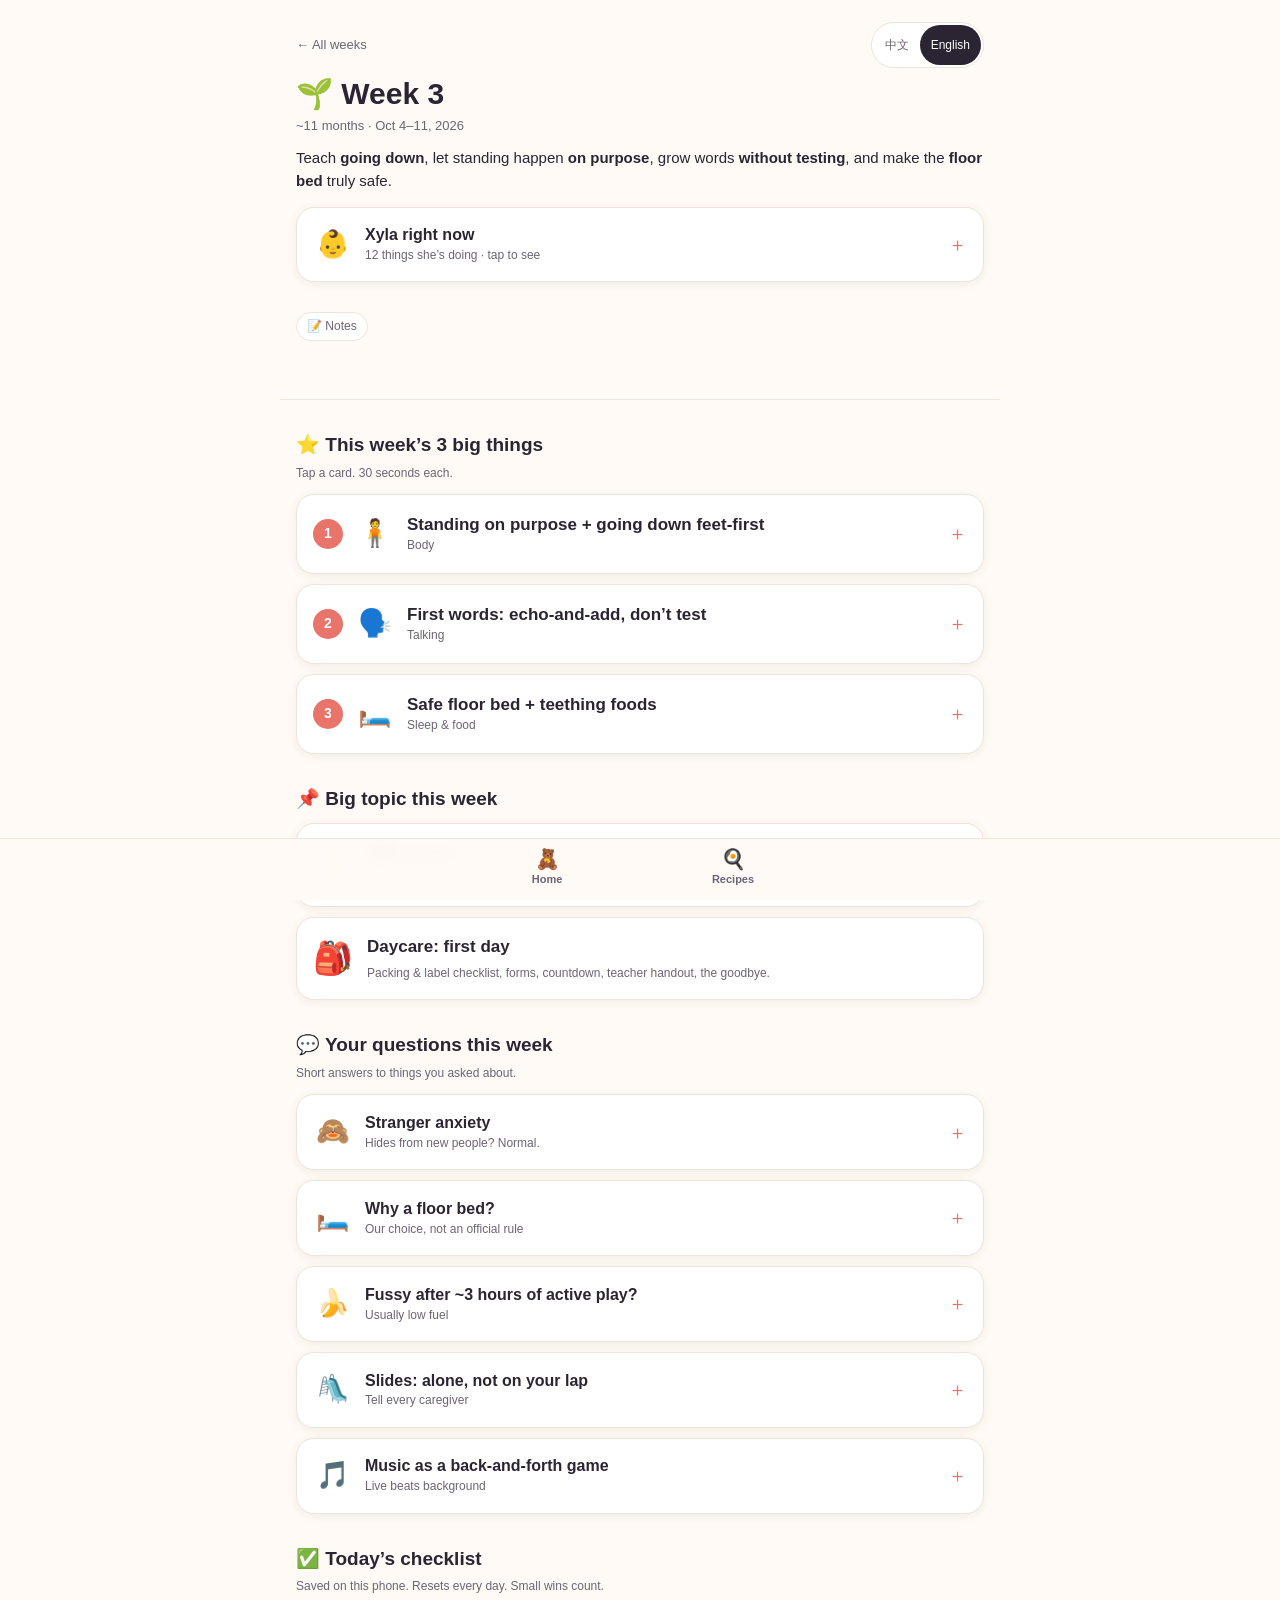
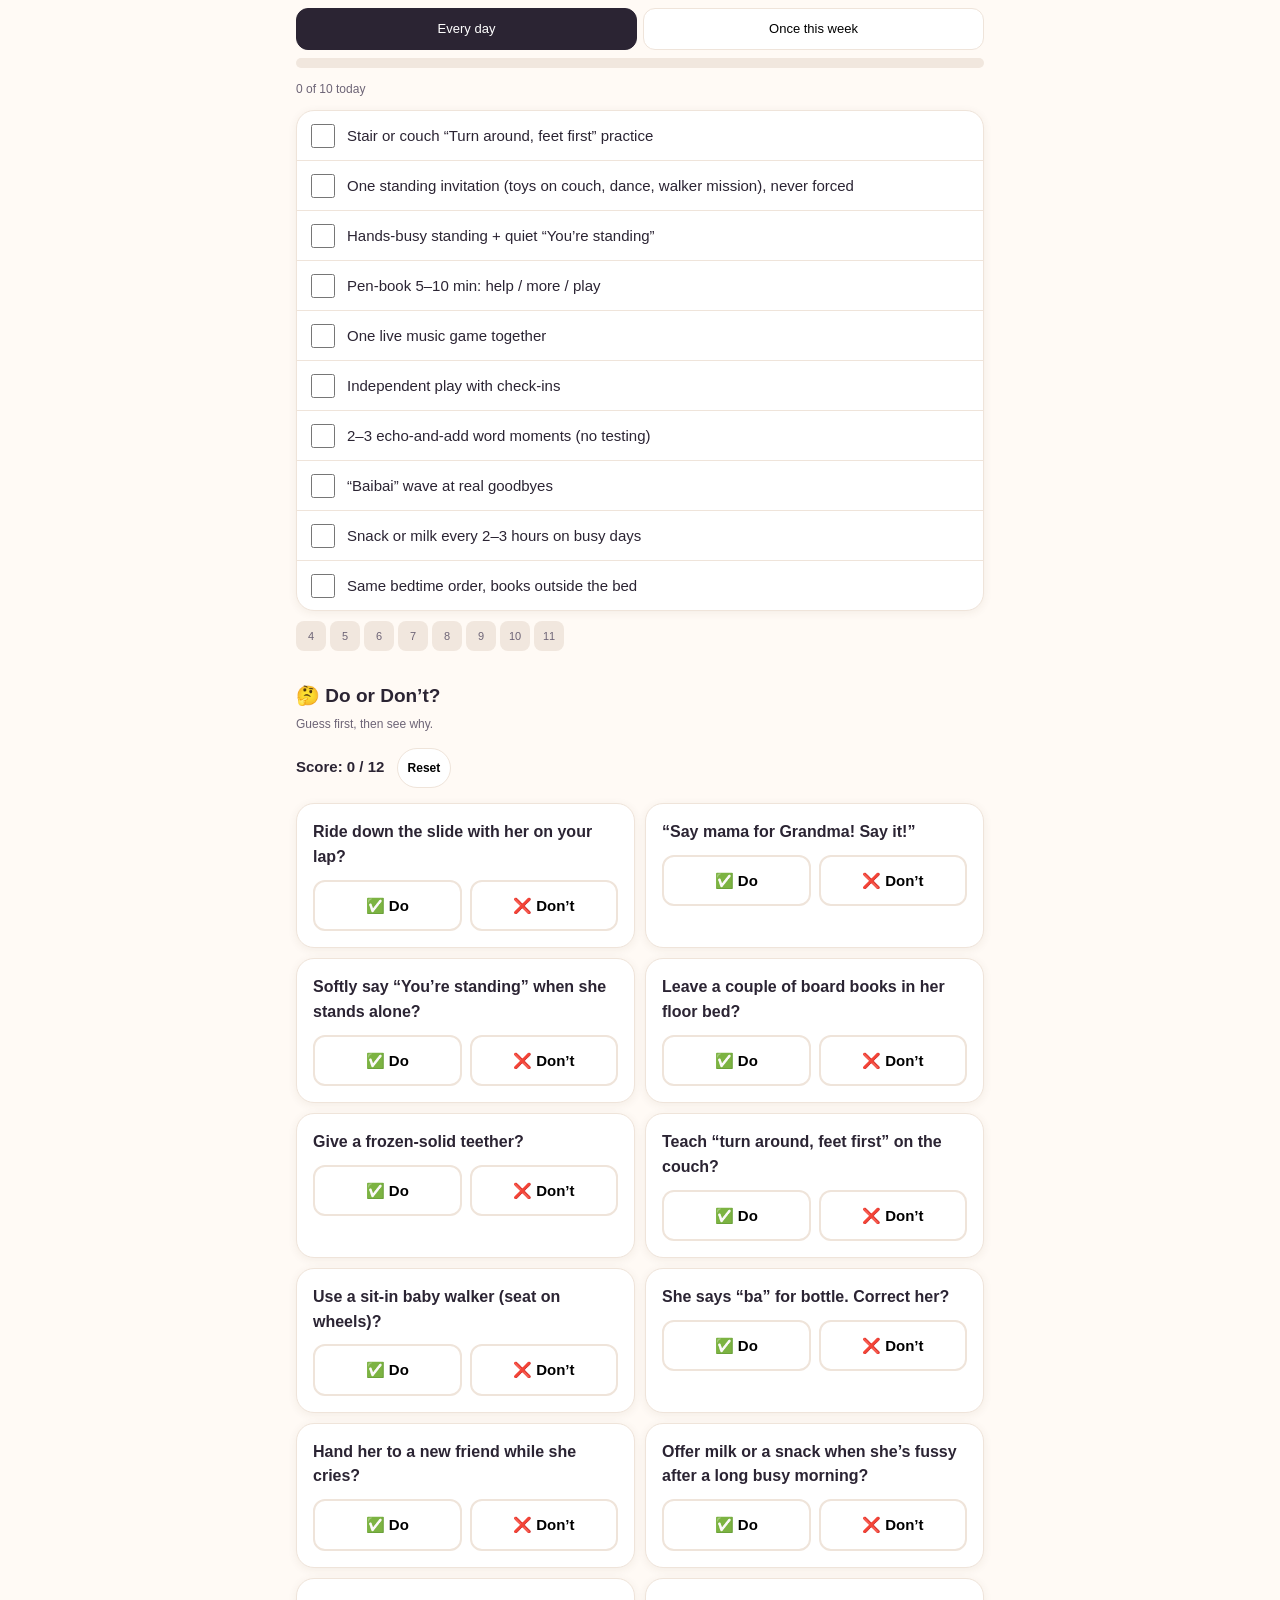
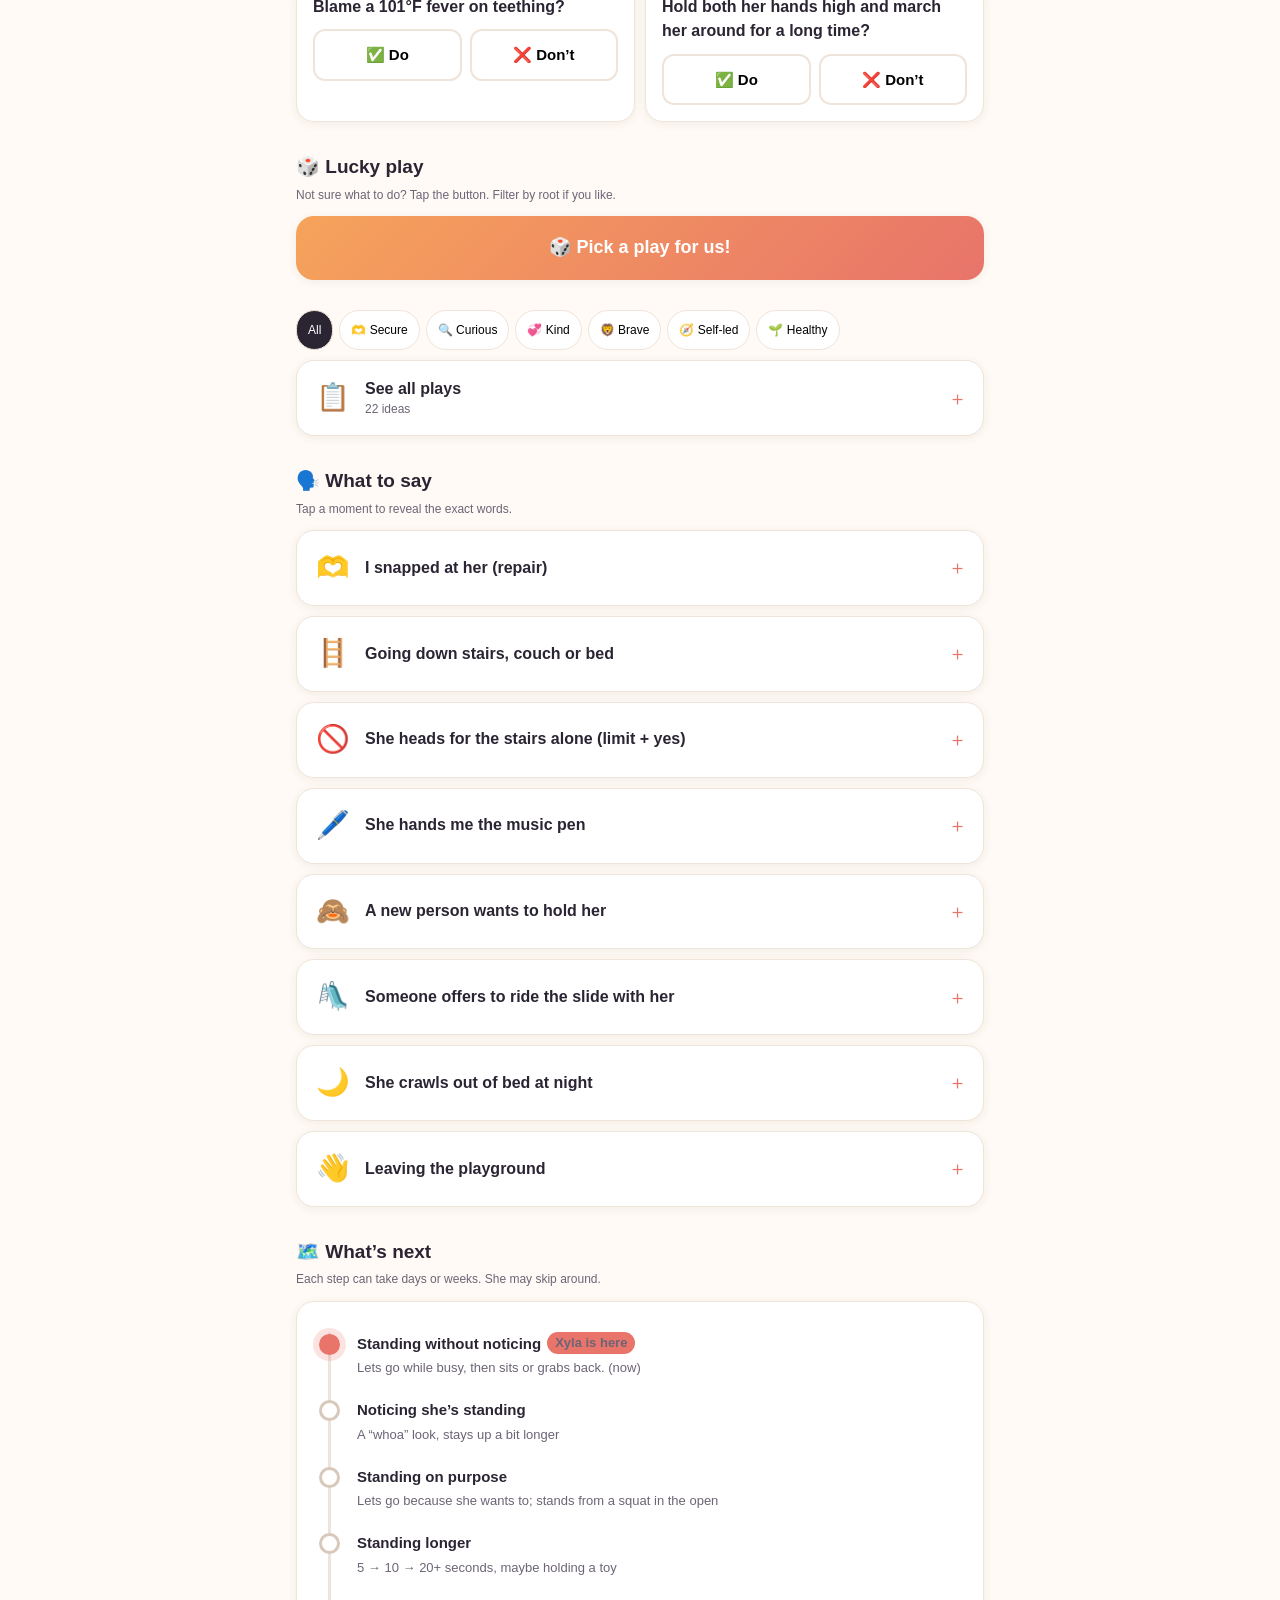
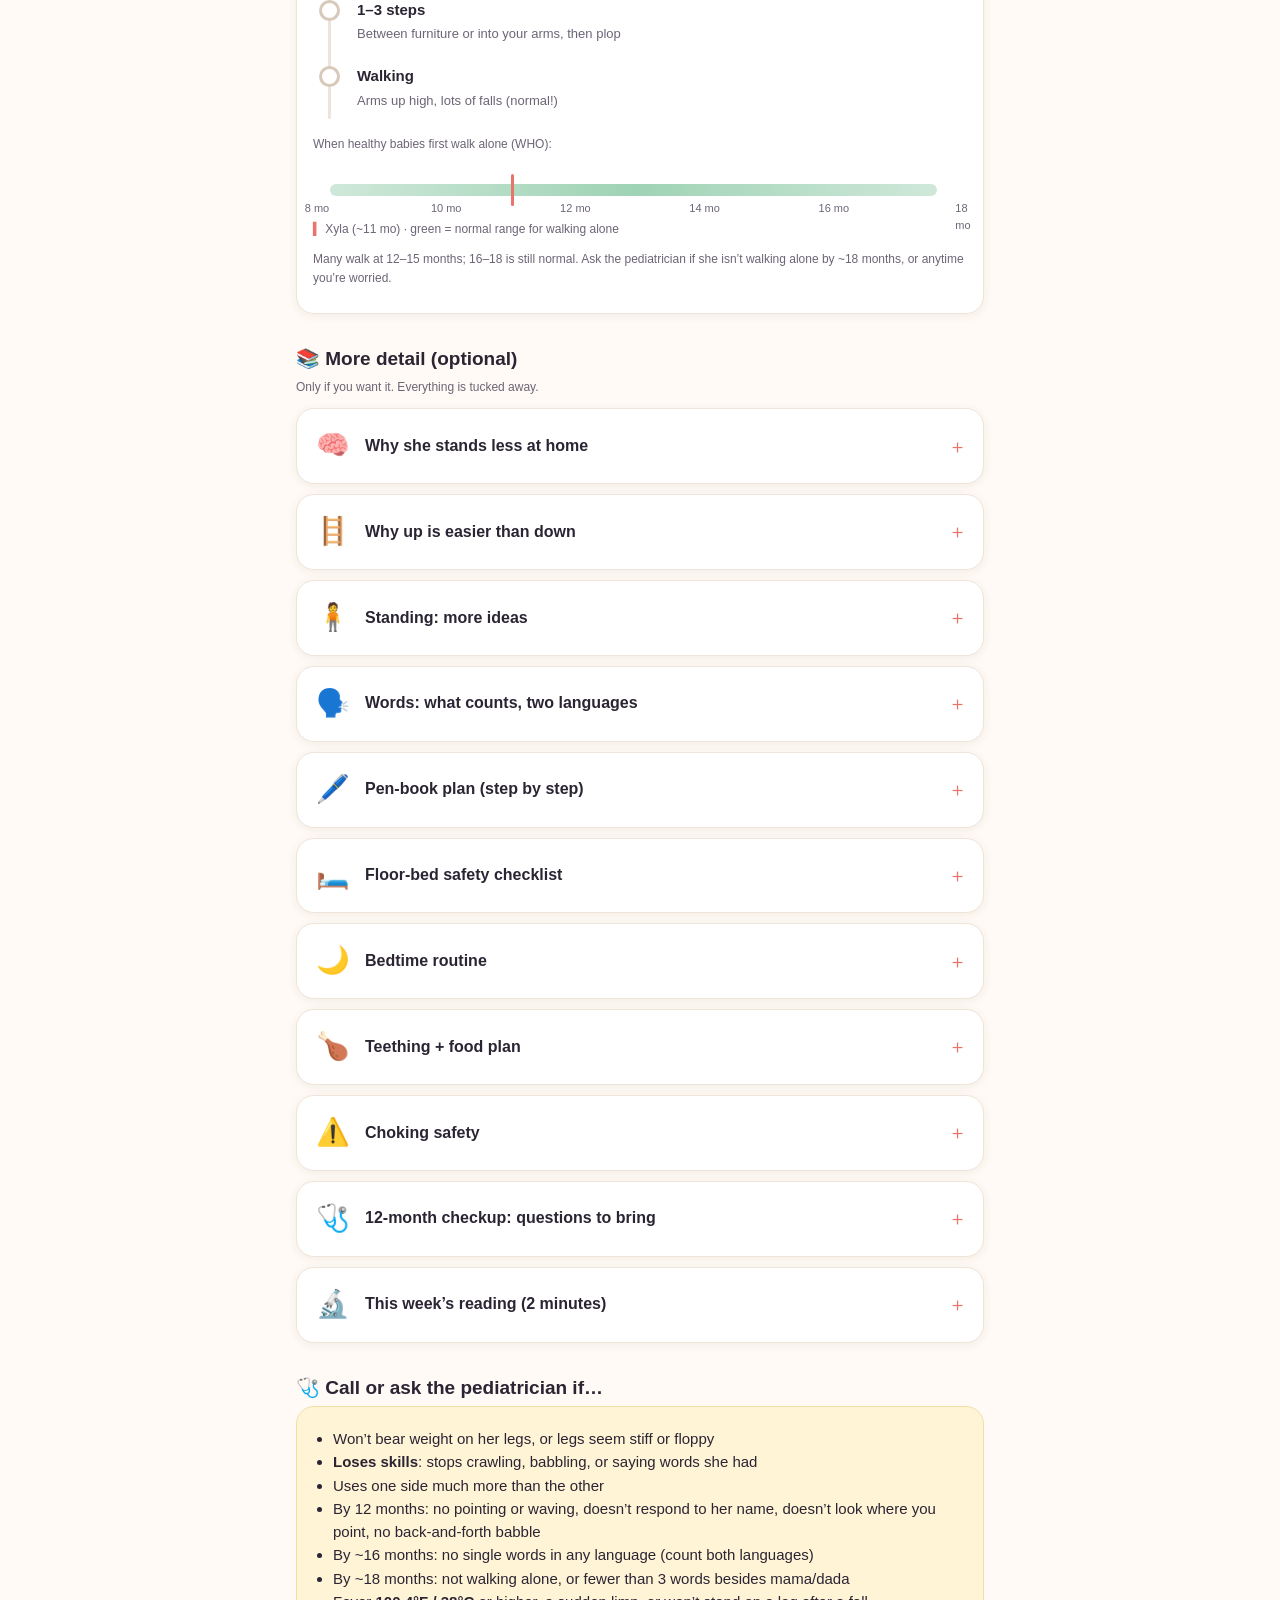
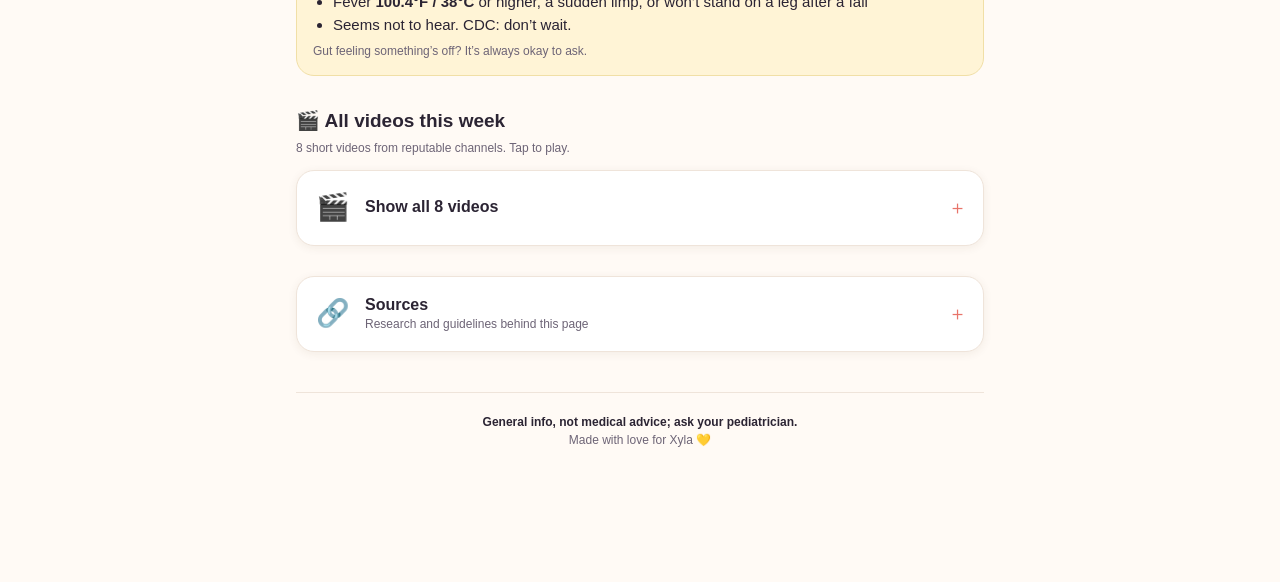
<file: week-03.html>
<!doctype html>
<html lang="en">
<head>
<meta charset="utf-8">
<meta name="viewport" content="width=device-width, initial-scale=1, viewport-fit=cover">
<meta name="robots" content="noindex, nofollow">
<meta name="theme-color" content="#fffaf5">
<title>Xyla Weekly</title>
<link rel="icon" href="data:image/svg+xml,<svg xmlns='http://www.w3.org/2000/svg' viewBox='0 0 100 100'><text y='.9em' font-size='90'>🧸</text></svg>">
<link rel="stylesheet" href="assets/style.css?v=202611210842">
</head>
<body data-week="week-03">
<main class="wrap" id="app"><p style="padding:20px">Loading… 加载中…</p></main>
<noscript><p style="padding:20px">Please turn on JavaScript to see this page. 请打开 JavaScript 以查看此页面。</p></noscript>
<script src="assets/app.js?v=202611210842" defer></script>
</body>
</html>
</file>
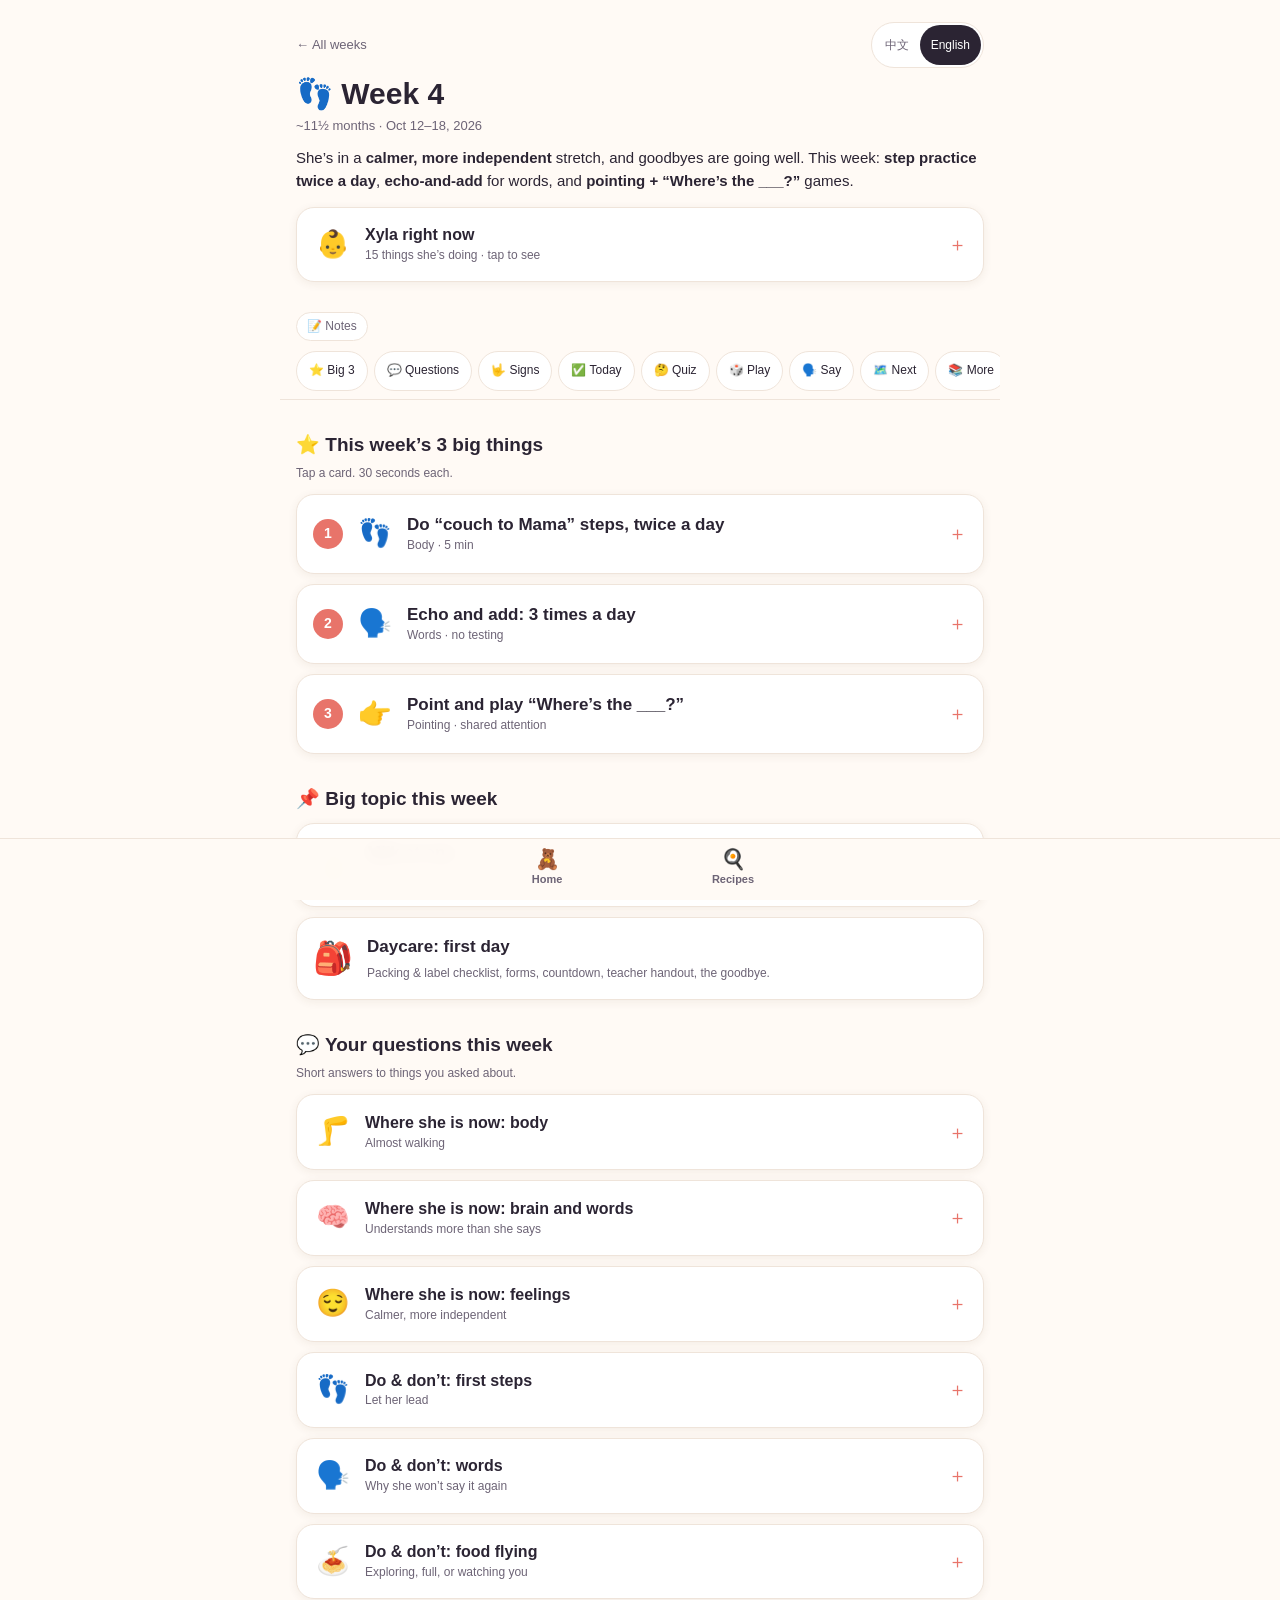
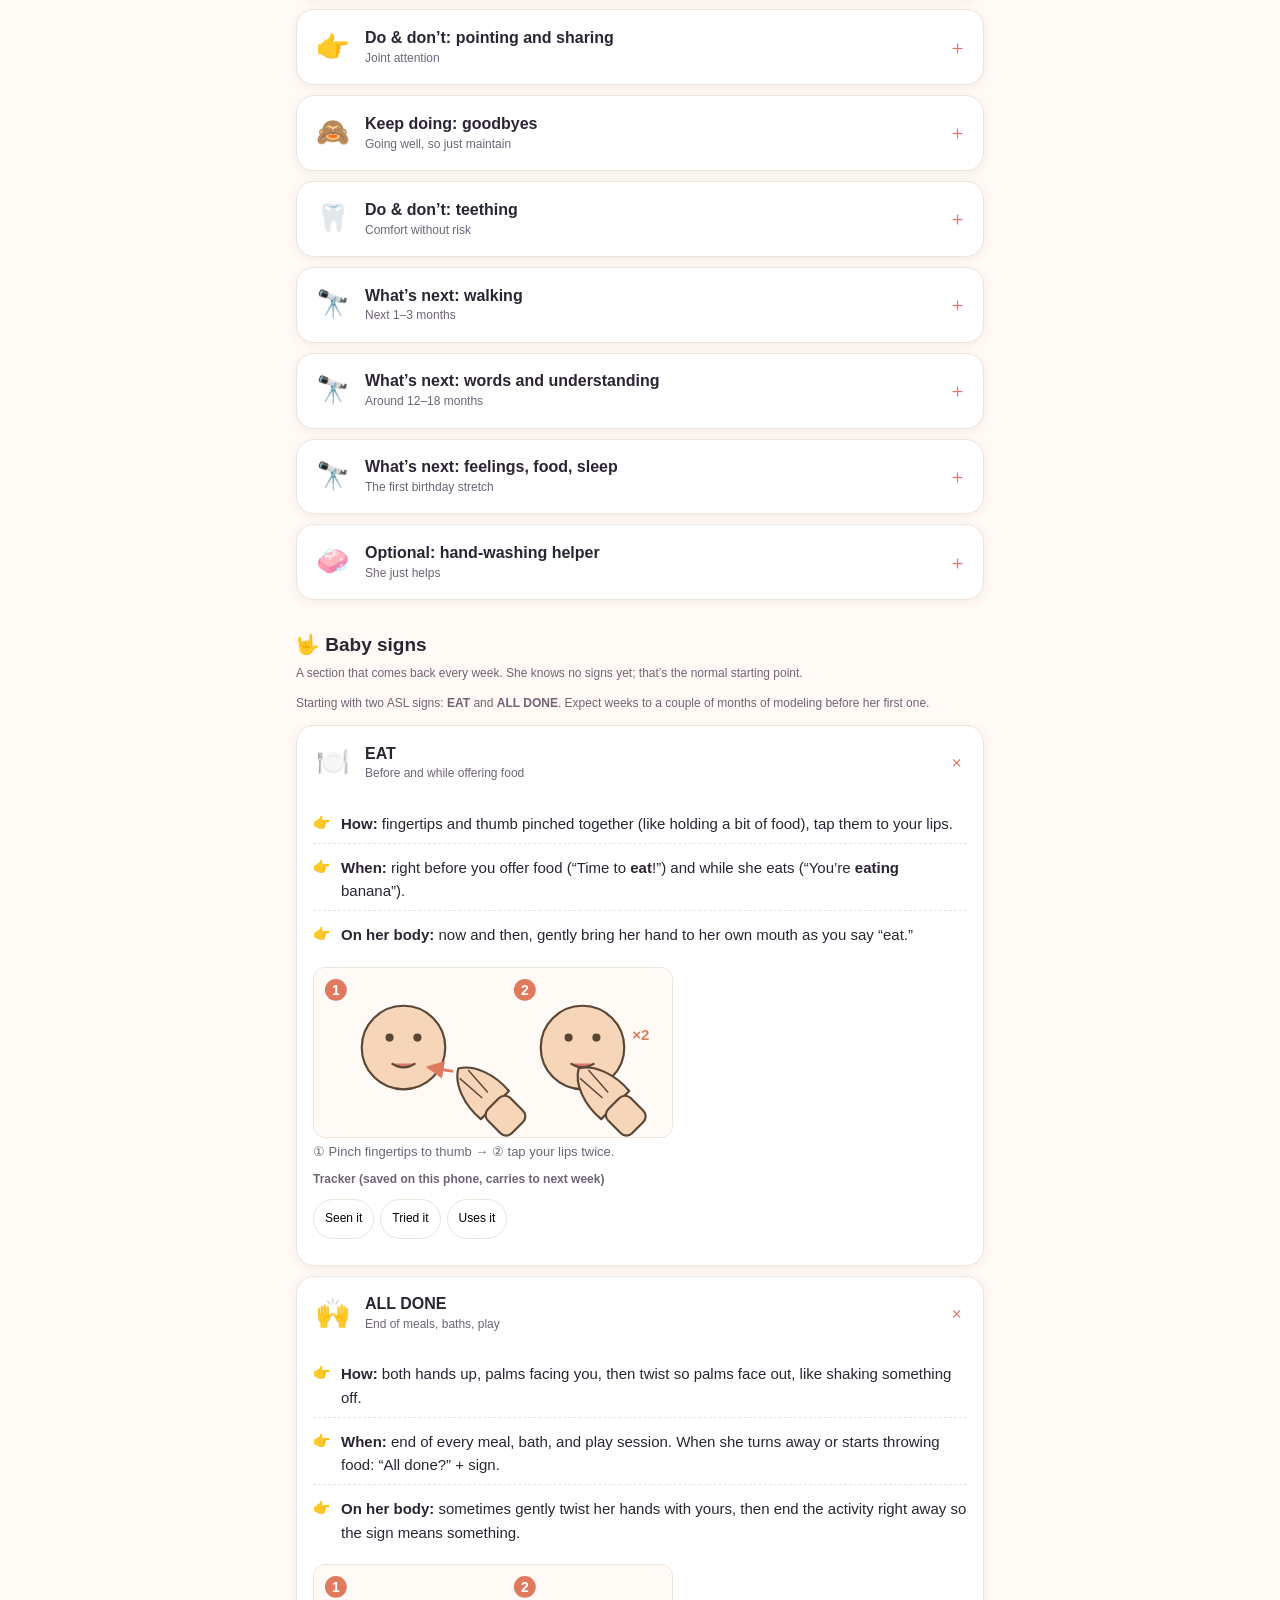
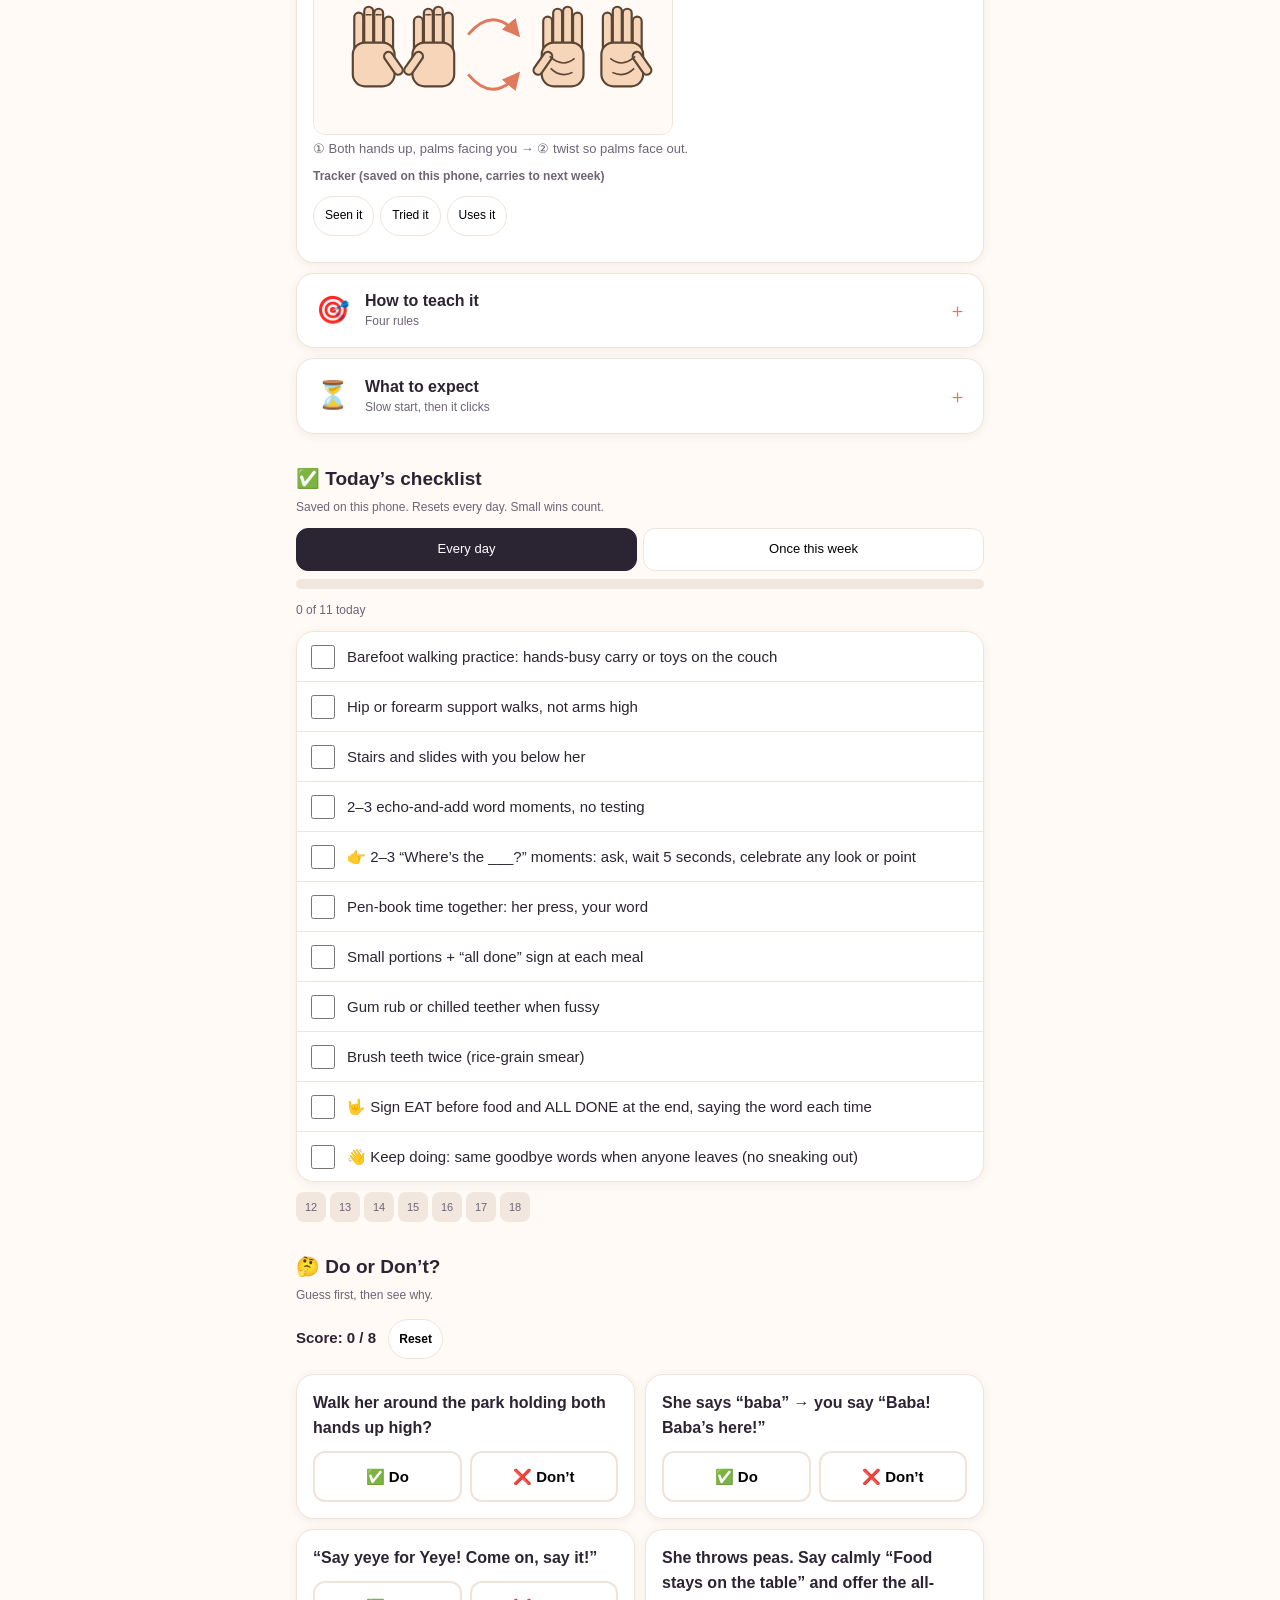
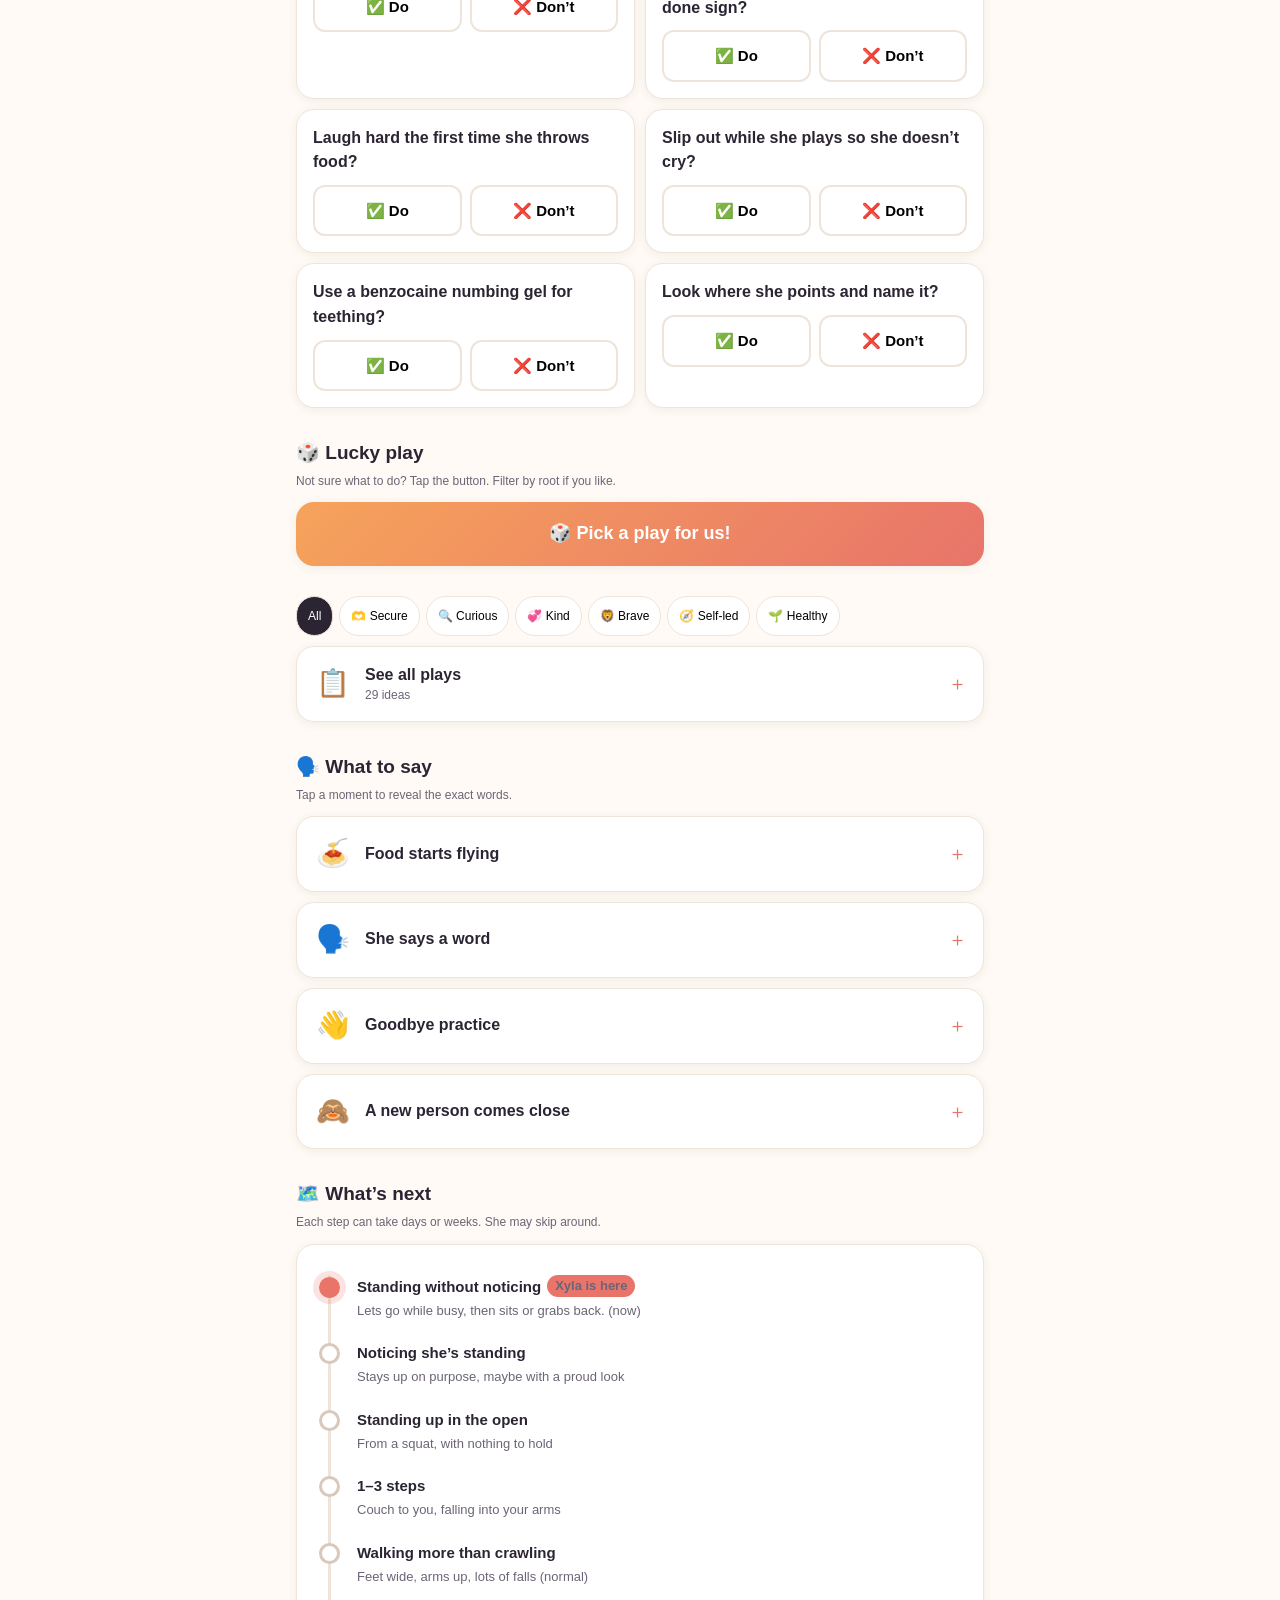
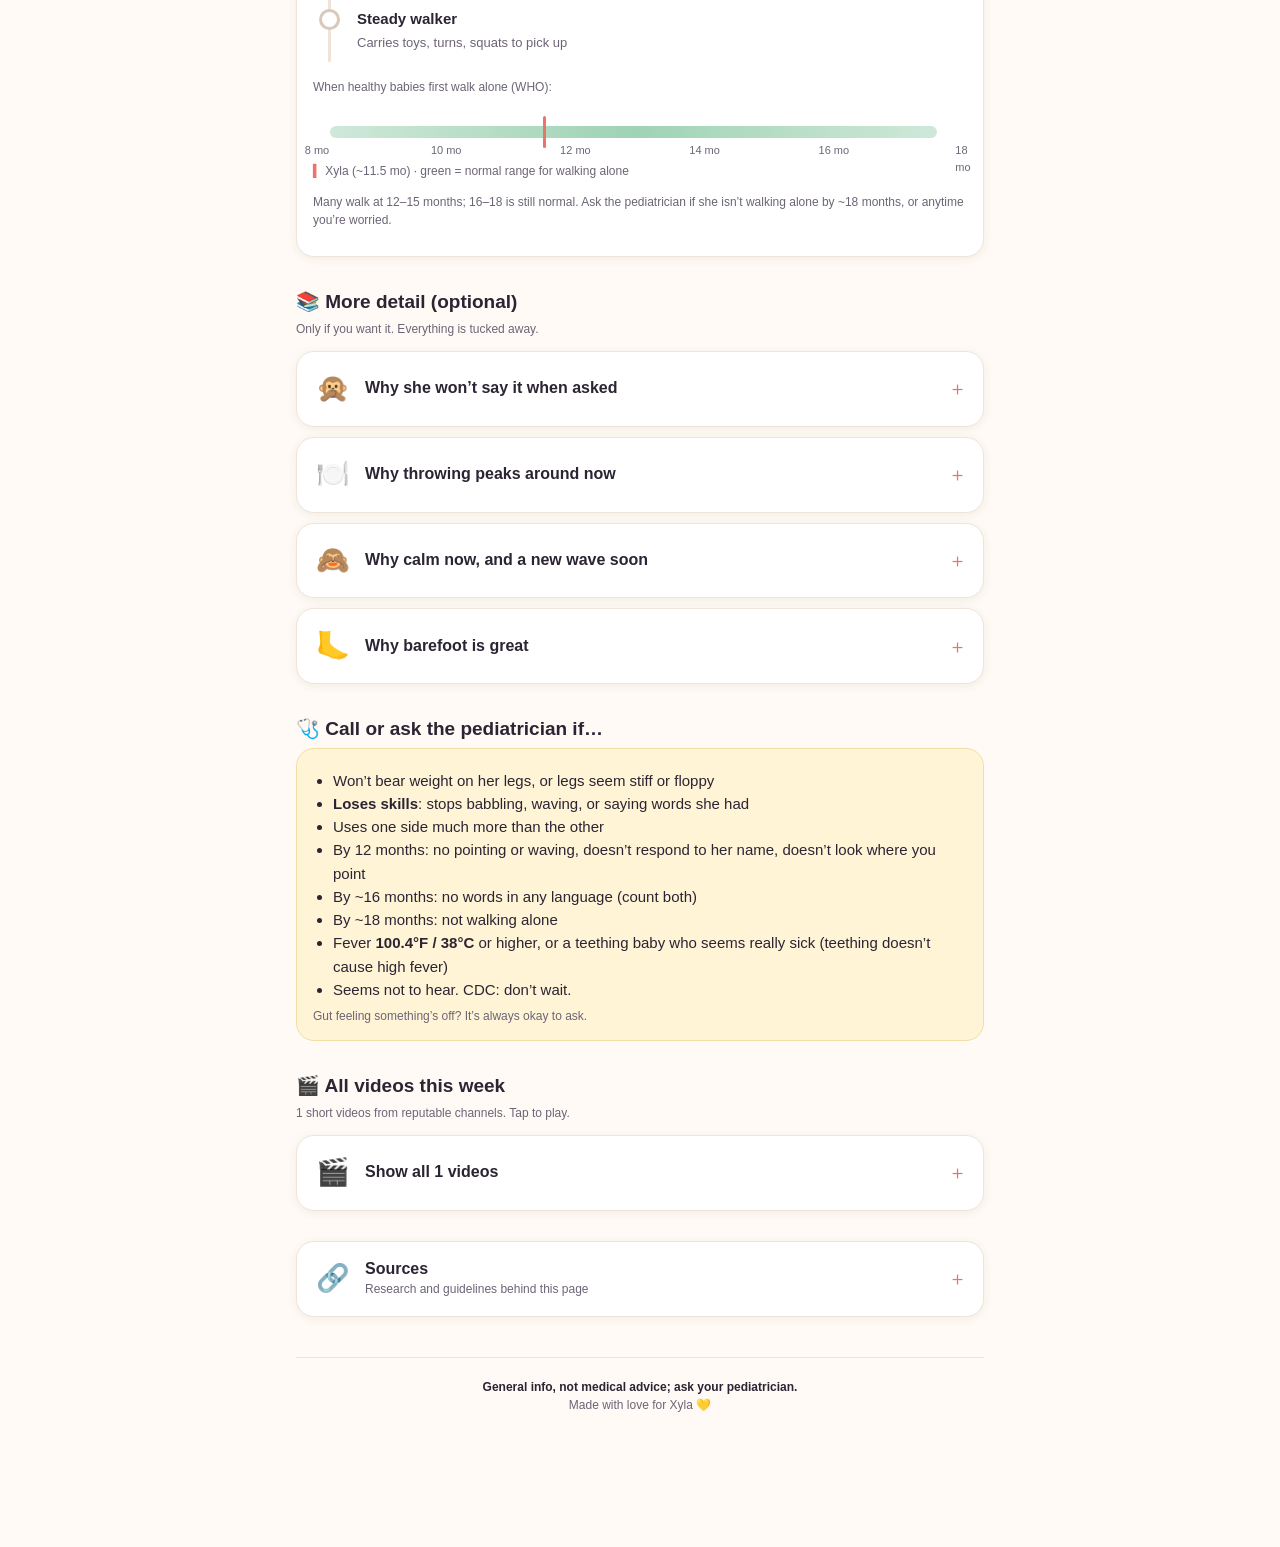
<file: week-04.html>
<!doctype html>
<html lang="en">
<head>
<meta charset="utf-8">
<meta name="viewport" content="width=device-width, initial-scale=1, viewport-fit=cover">
<meta name="robots" content="noindex, nofollow">
<meta name="theme-color" content="#fffaf5">
<title>Xyla Weekly</title>
<link rel="icon" href="data:image/svg+xml,<svg xmlns='http://www.w3.org/2000/svg' viewBox='0 0 100 100'><text y='.9em' font-size='90'>🧸</text></svg>">
<link rel="stylesheet" href="assets/style.css?v=202611210842">
</head>
<body data-week="week-04">
<main class="wrap" id="app"><p style="padding:20px">Loading… 加载中…</p></main>
<noscript><p style="padding:20px">Please turn on JavaScript to see this page. 请打开 JavaScript 以查看此页面。</p></noscript>
<script src="assets/app.js?v=202611210842" defer></script>
</body>
</html>
</file>
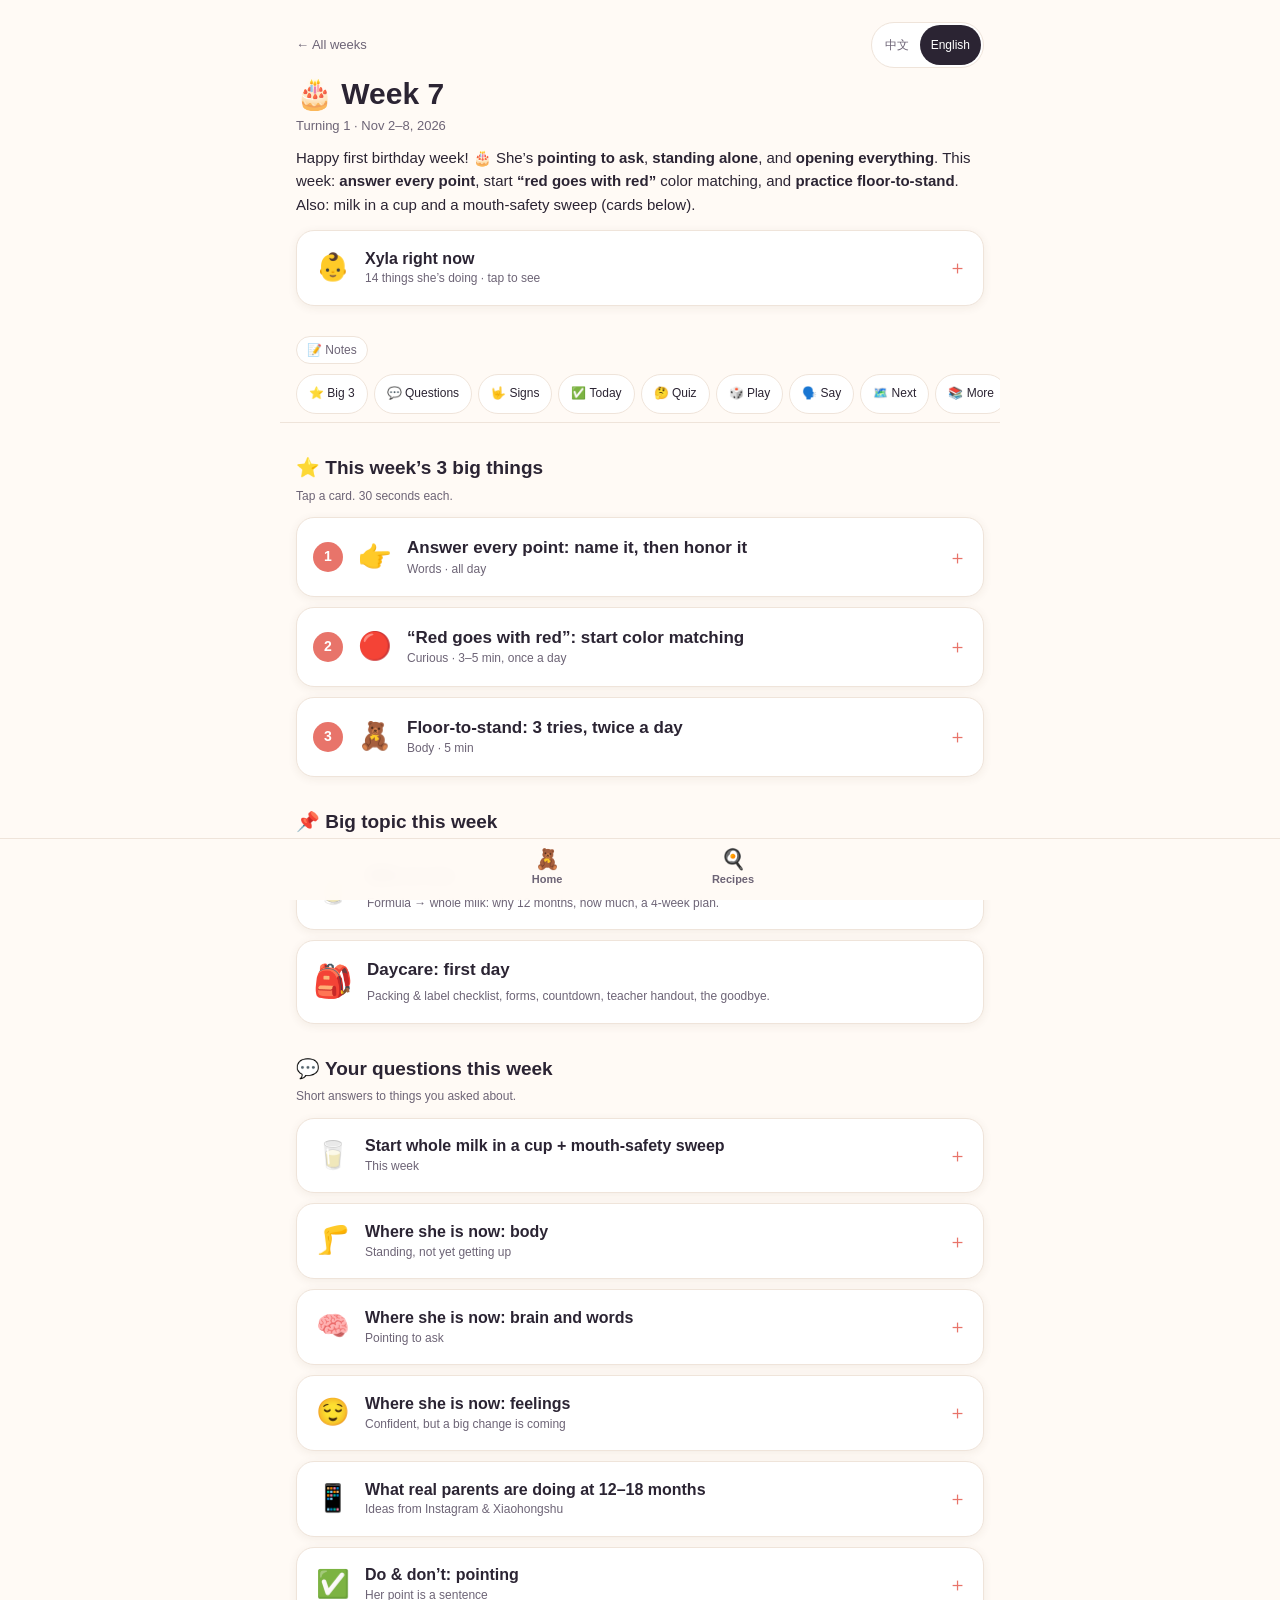
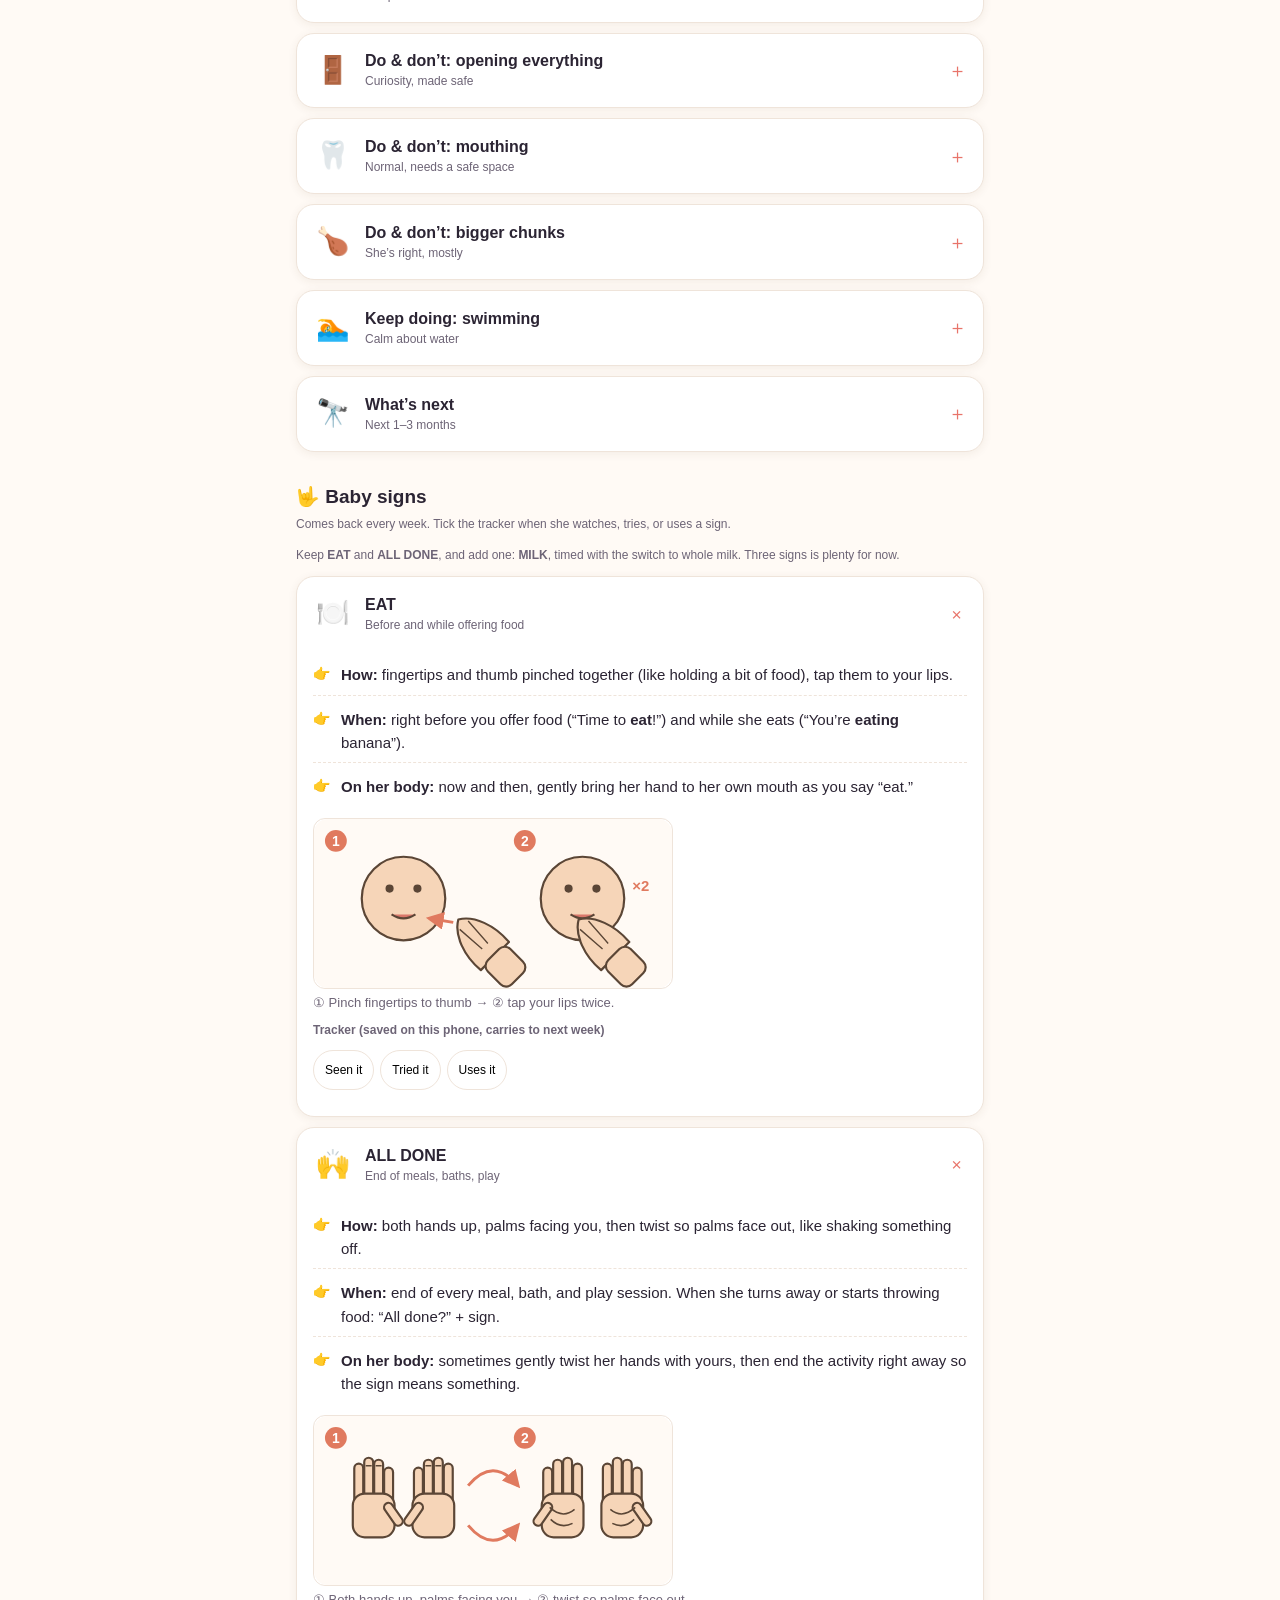
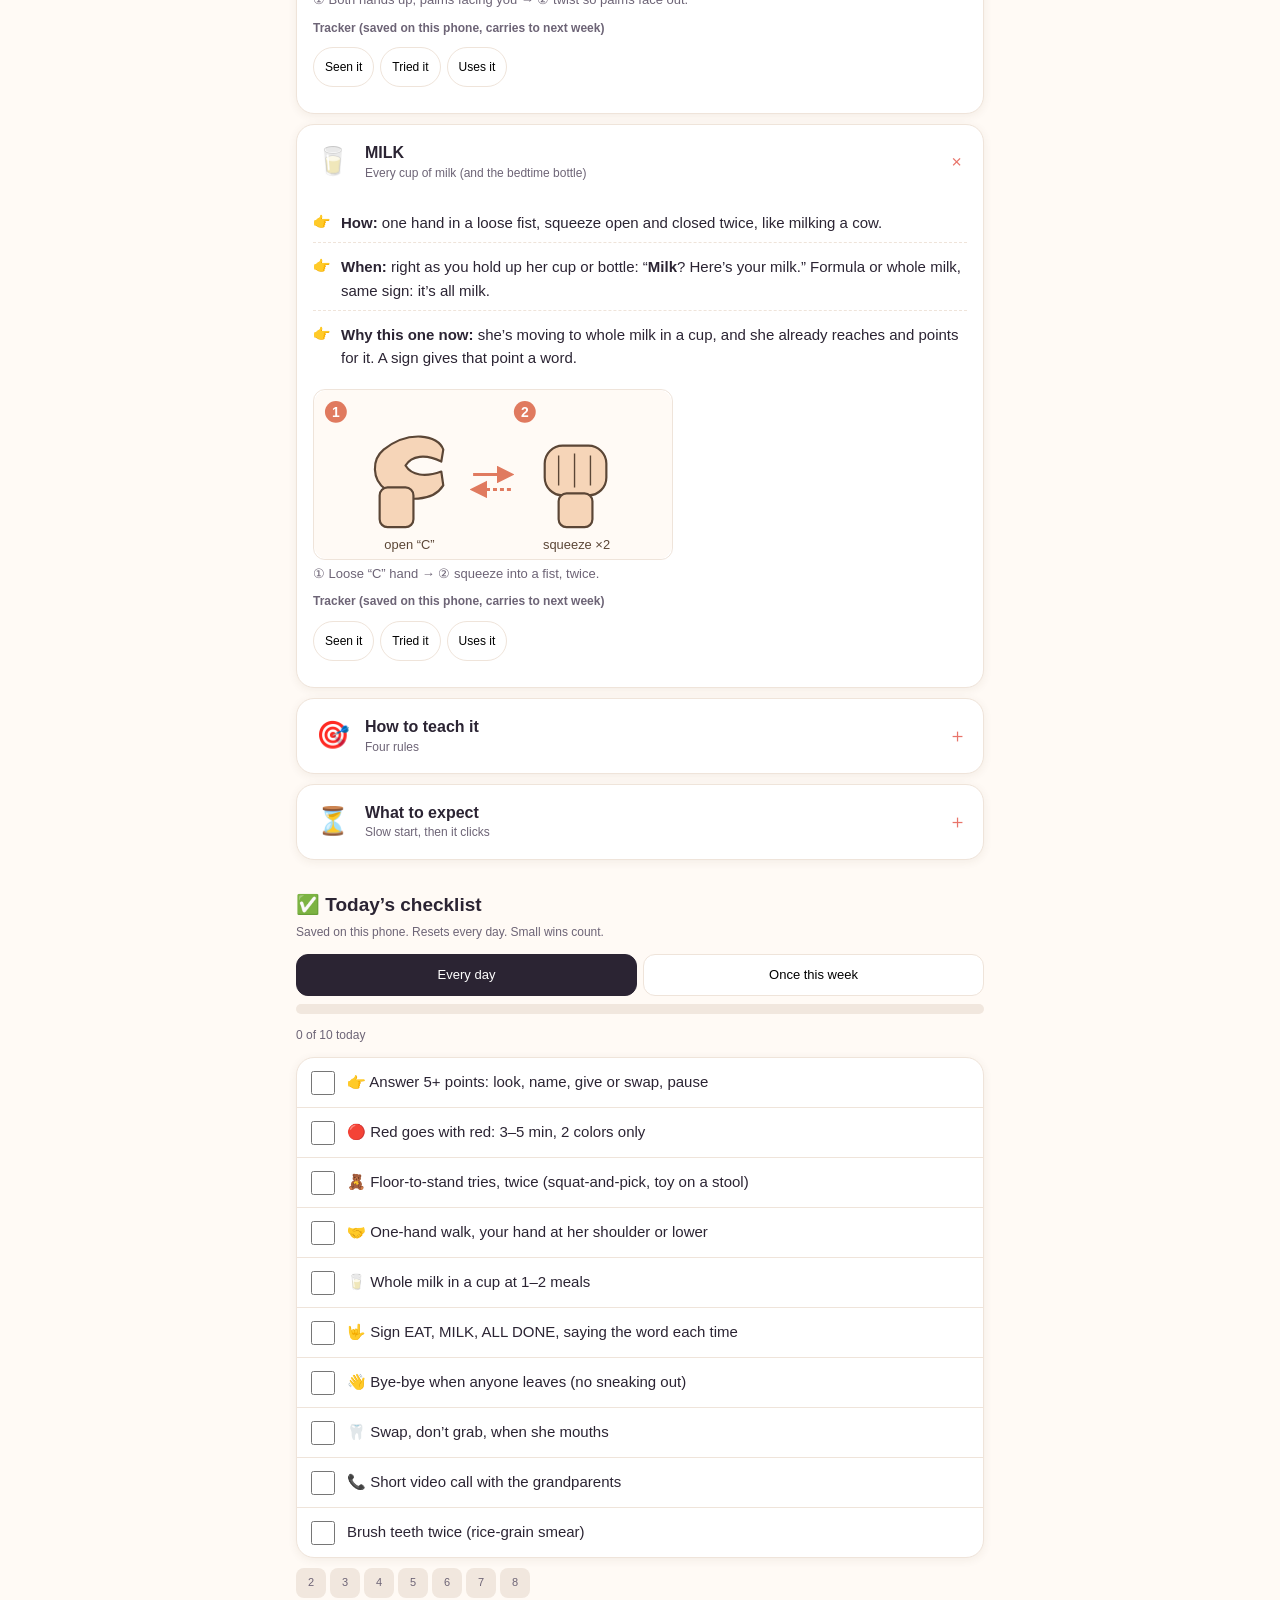
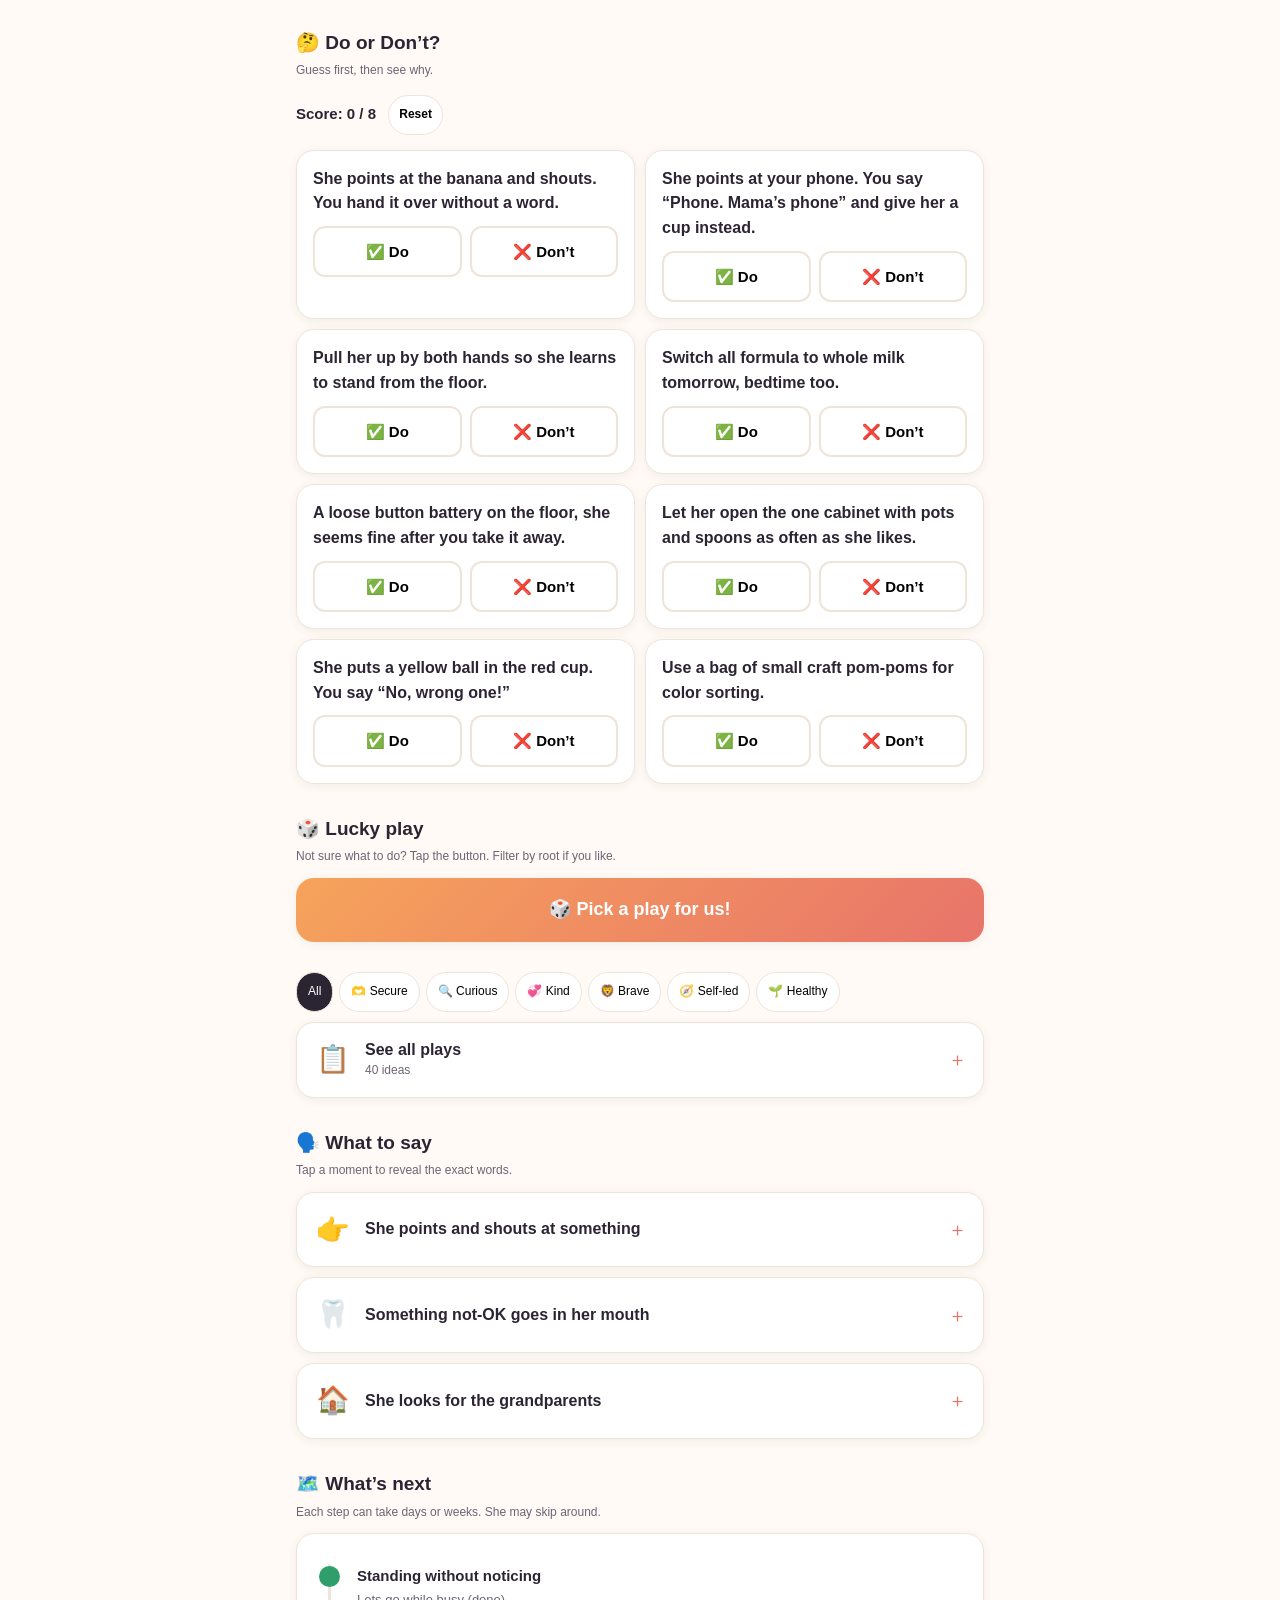
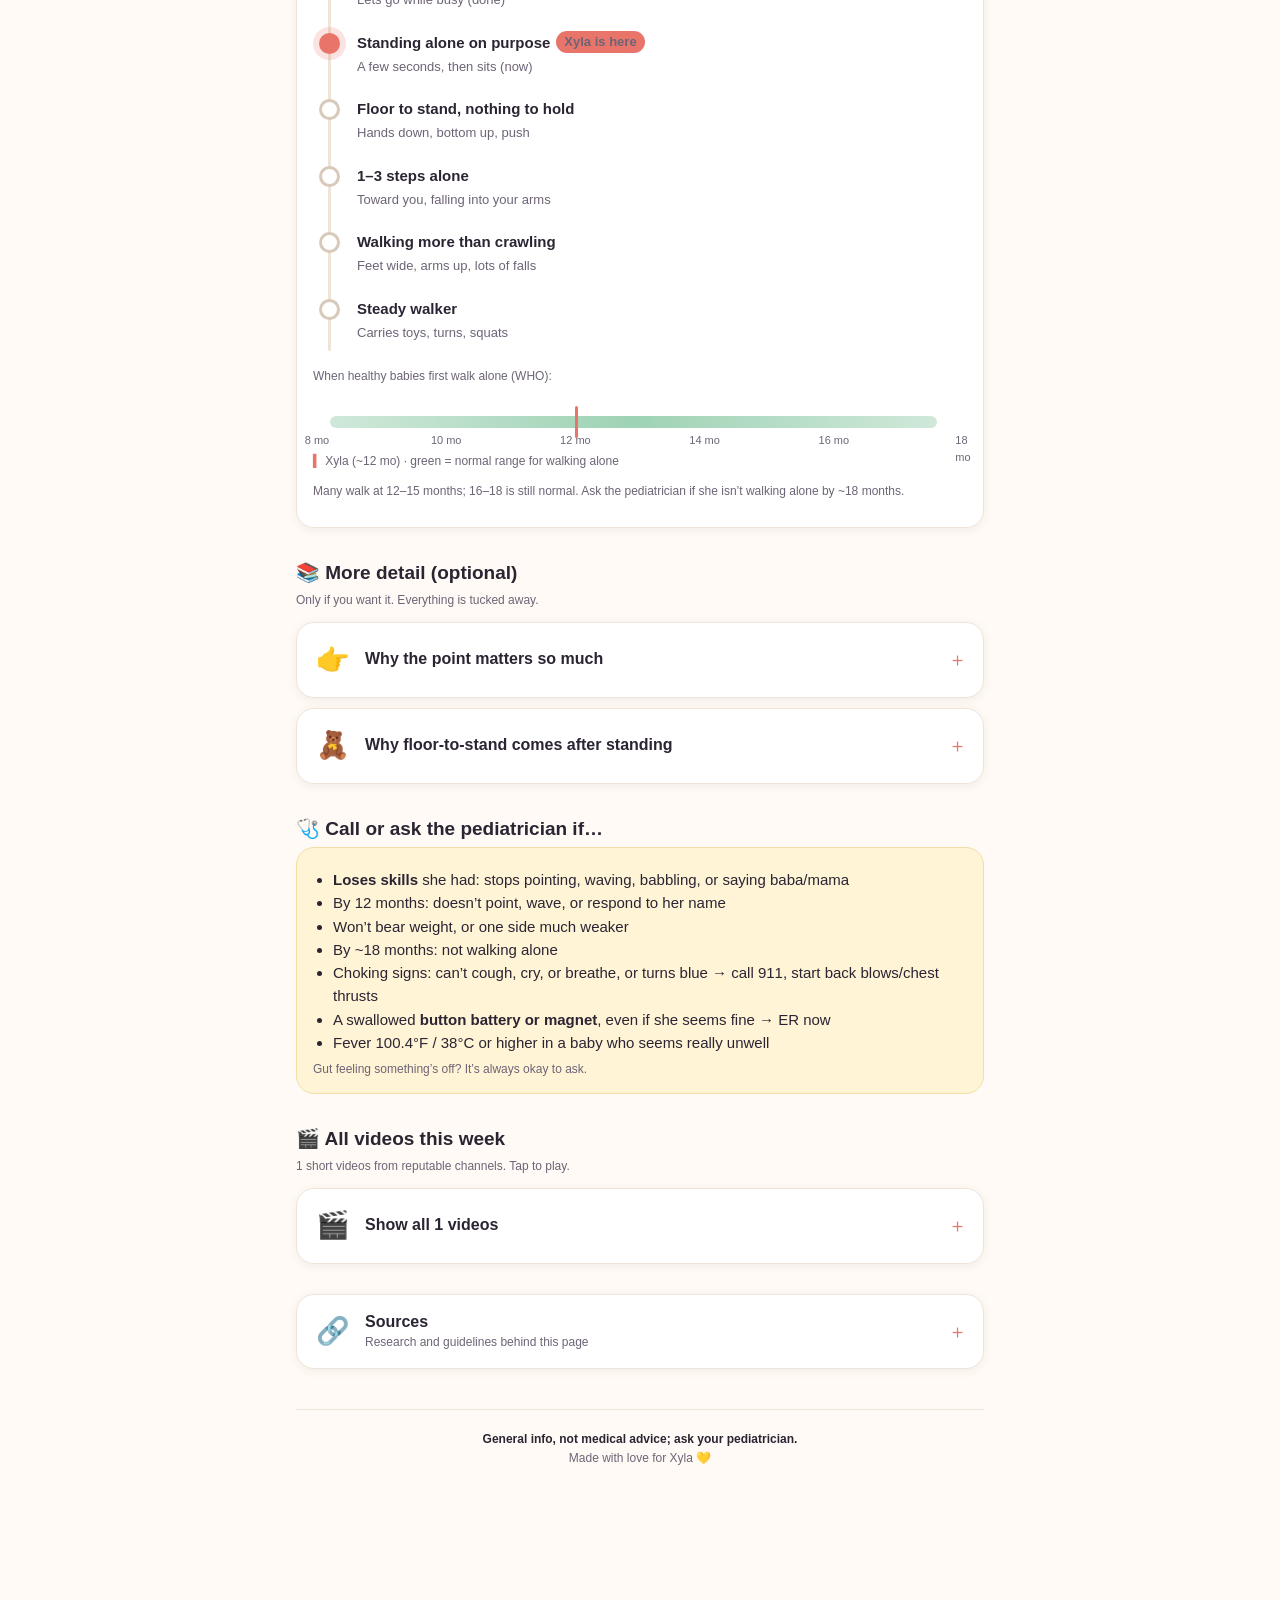
<file: week-07.html>
<!doctype html>
<html lang="en">
<head>
<meta charset="utf-8">
<meta name="viewport" content="width=device-width, initial-scale=1, viewport-fit=cover">
<meta name="robots" content="noindex, nofollow">
<meta name="theme-color" content="#fffaf5">
<title>Xyla Weekly</title>
<link rel="icon" href="data:image/svg+xml,<svg xmlns='http://www.w3.org/2000/svg' viewBox='0 0 100 100'><text y='.9em' font-size='90'>🧸</text></svg>">
<link rel="stylesheet" href="assets/style.css?v=202611210842">
</head>
<body data-week="week-07">
<main class="wrap" id="app"><p style="padding:20px">Loading… 加载中…</p></main>
<noscript><p style="padding:20px">Please turn on JavaScript to see this page. 请打开 JavaScript 以查看此页面。</p></noscript>
<script src="assets/app.js?v=202611210842" defer></script>
</body>
</html>
</file>
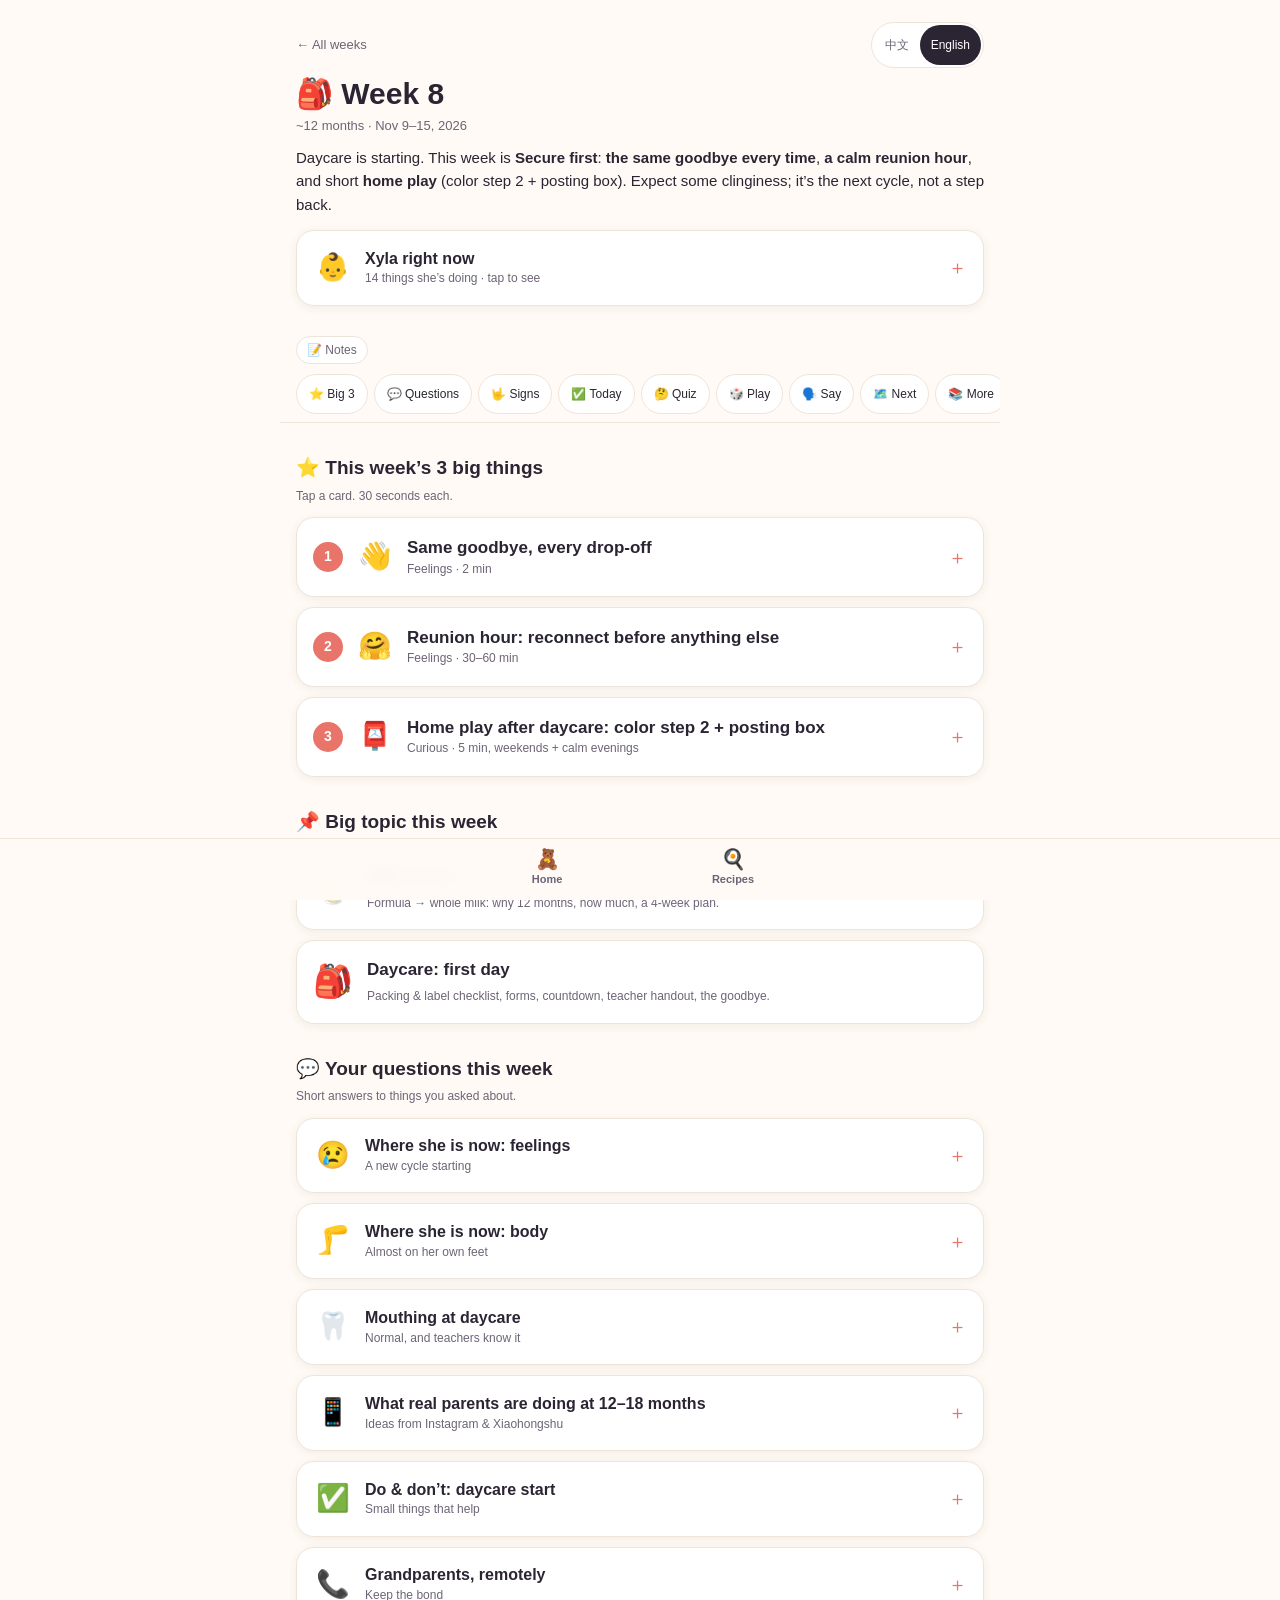
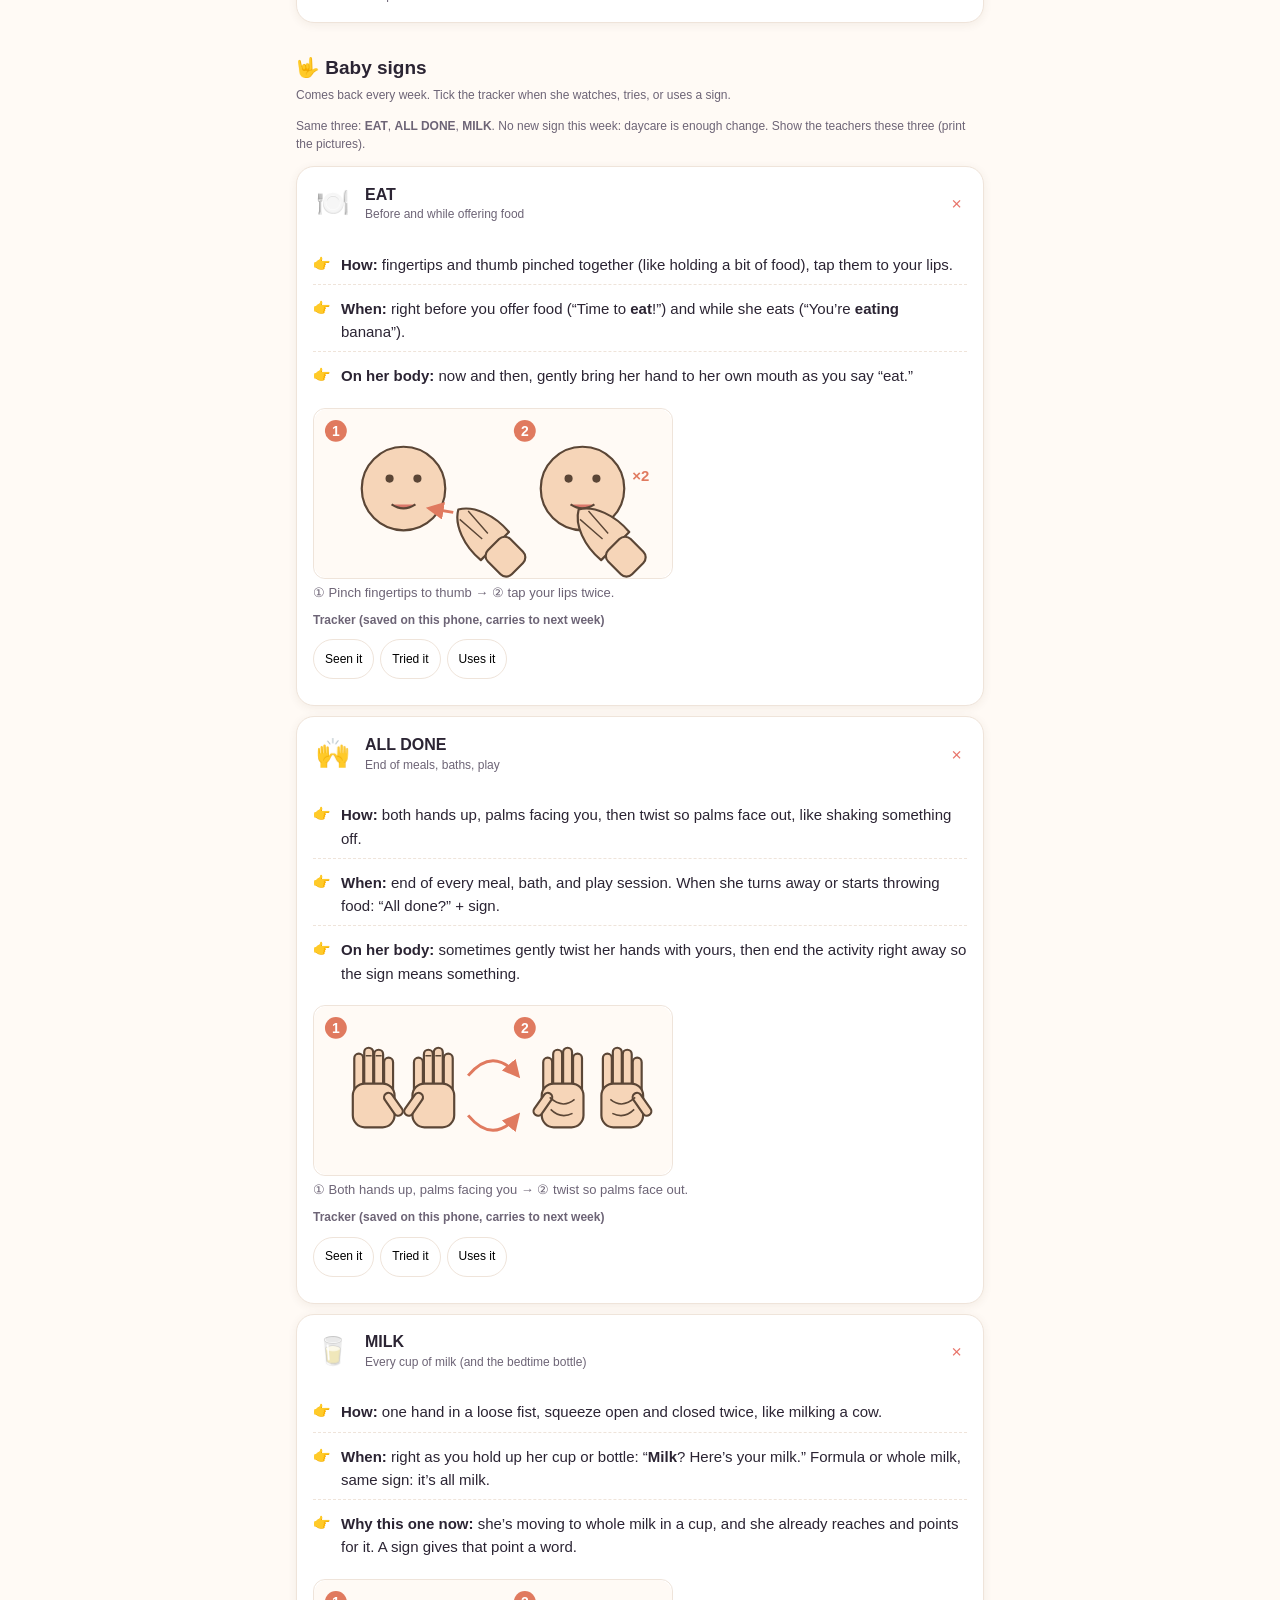
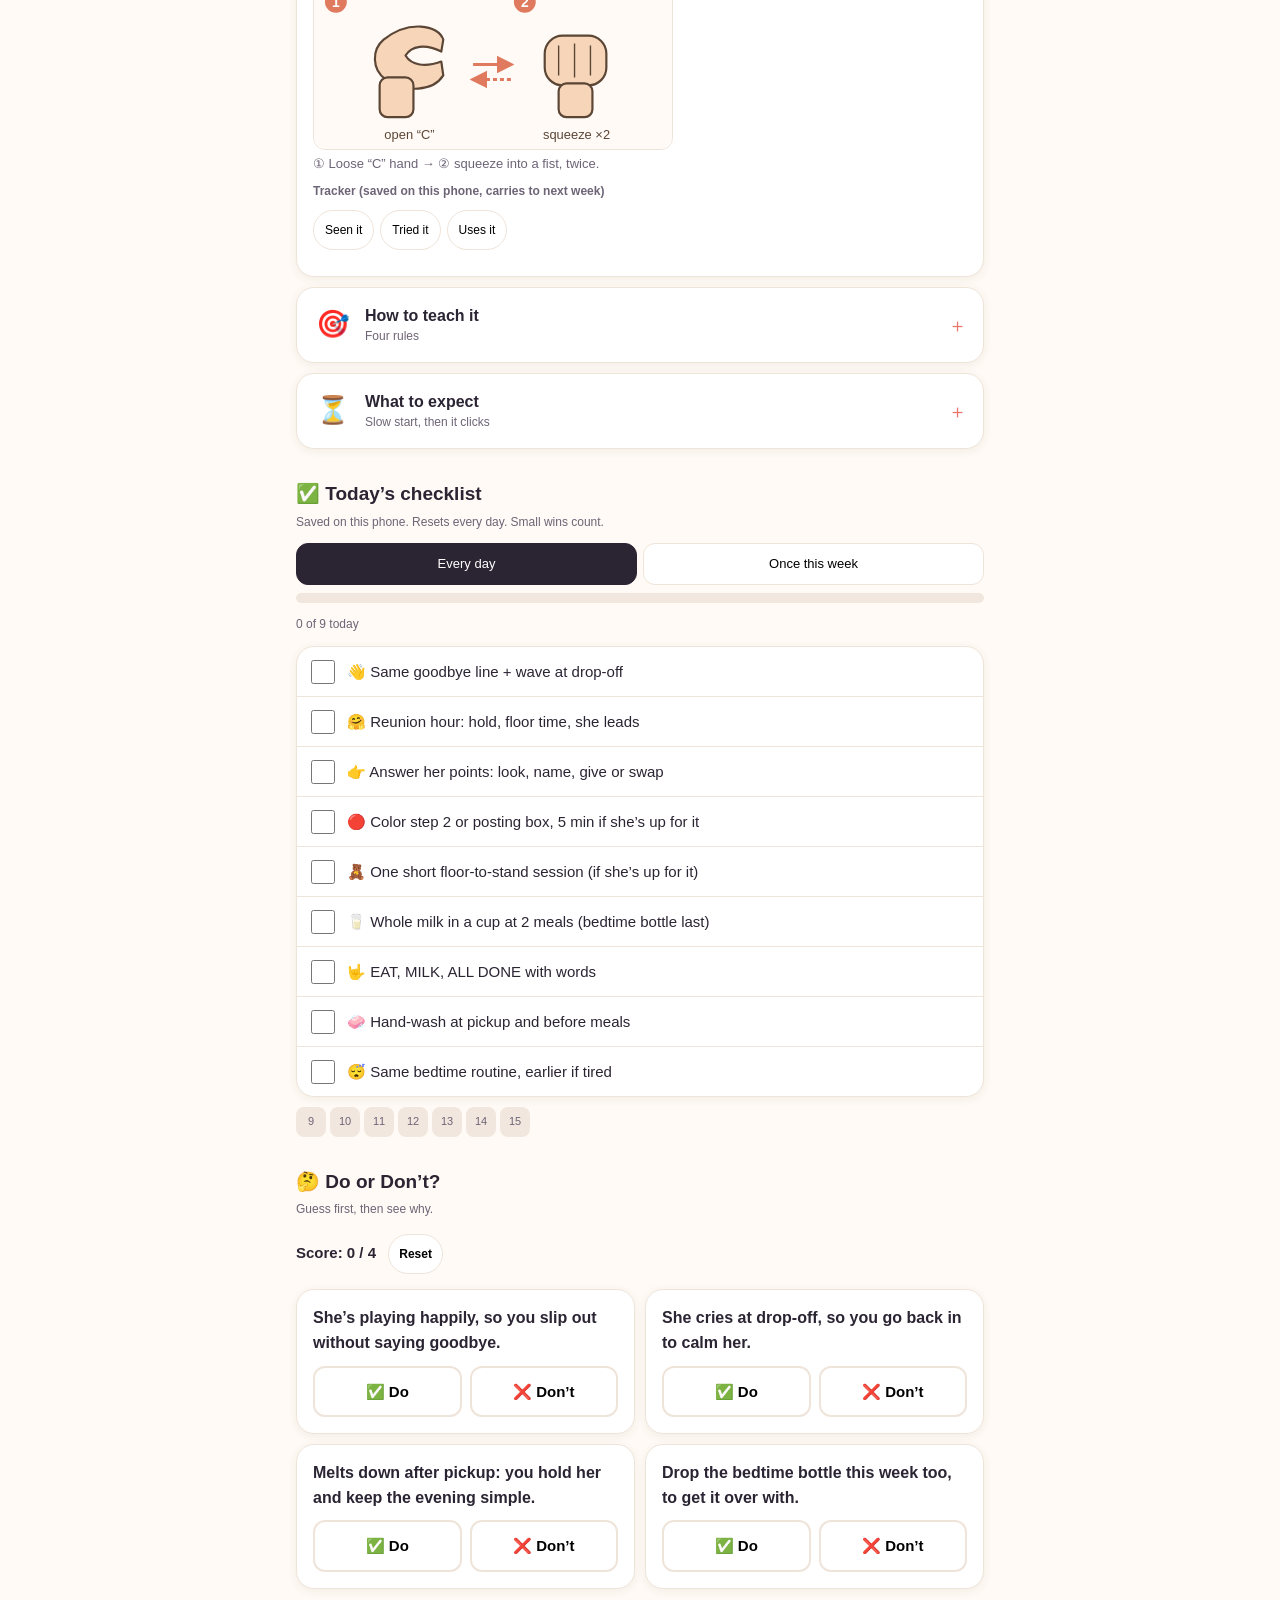
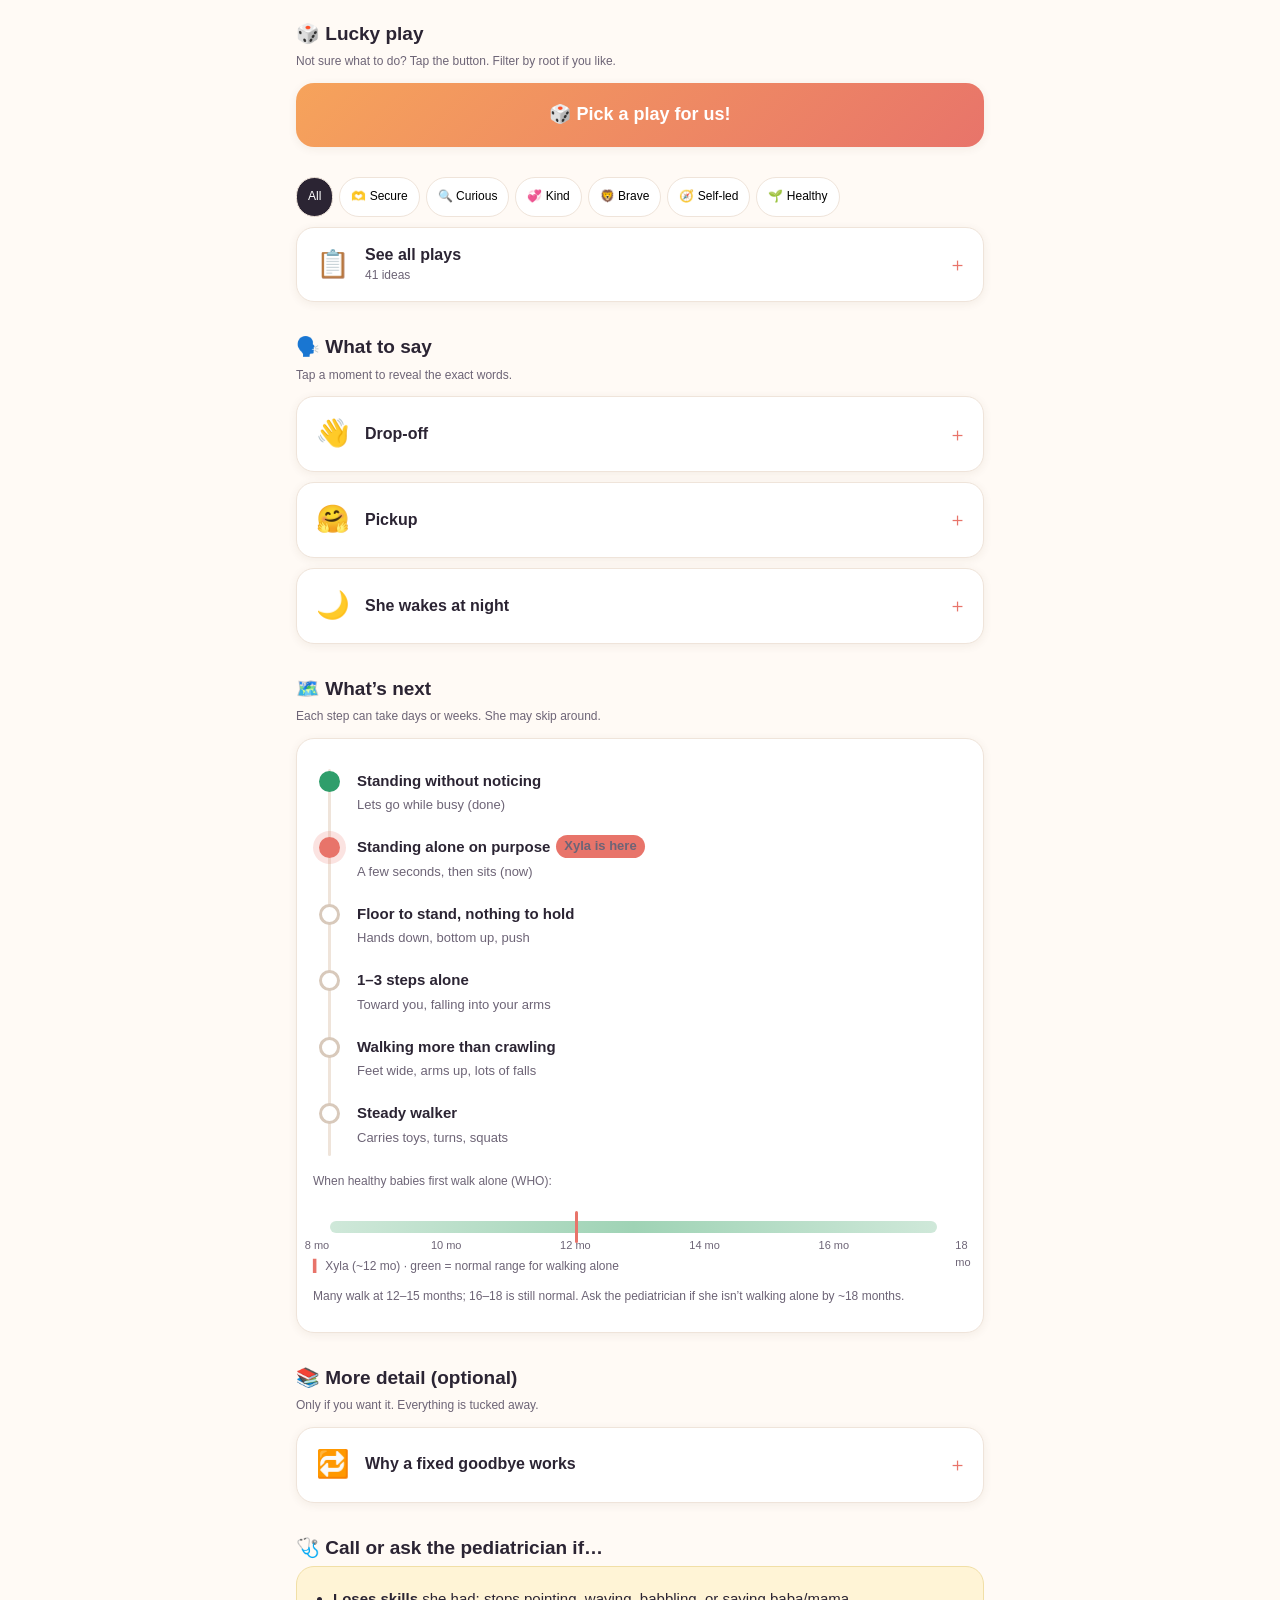
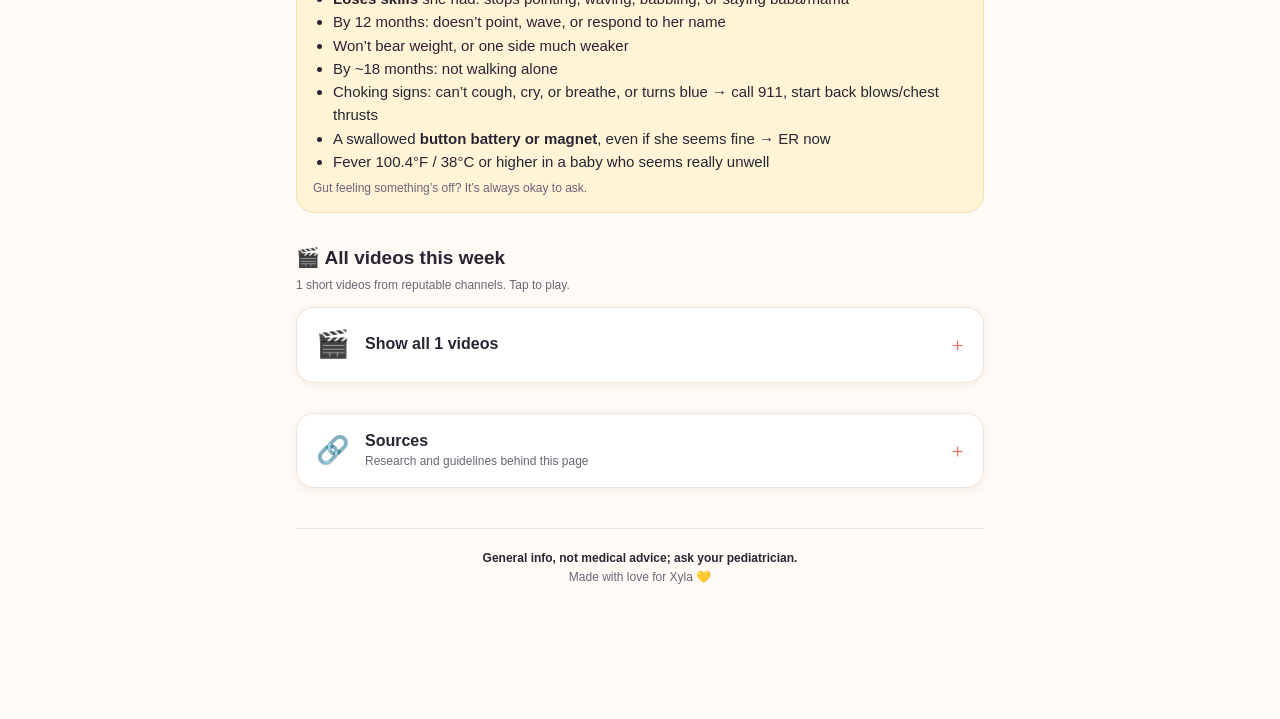
<file: week-08.html>
<!doctype html>
<html lang="en">
<head>
<meta charset="utf-8">
<meta name="viewport" content="width=device-width, initial-scale=1, viewport-fit=cover">
<meta name="robots" content="noindex, nofollow">
<meta name="theme-color" content="#fffaf5">
<title>Xyla Weekly</title>
<link rel="icon" href="data:image/svg+xml,<svg xmlns='http://www.w3.org/2000/svg' viewBox='0 0 100 100'><text y='.9em' font-size='90'>🧸</text></svg>">
<link rel="stylesheet" href="assets/style.css?v=202611210842">
</head>
<body data-week="week-08">
<main class="wrap" id="app"><p style="padding:20px">Loading… 加载中…</p></main>
<noscript><p style="padding:20px">Please turn on JavaScript to see this page. 请打开 JavaScript 以查看此页面。</p></noscript>
<script src="assets/app.js?v=202611210842" defer></script>
</body>
</html>
</file>
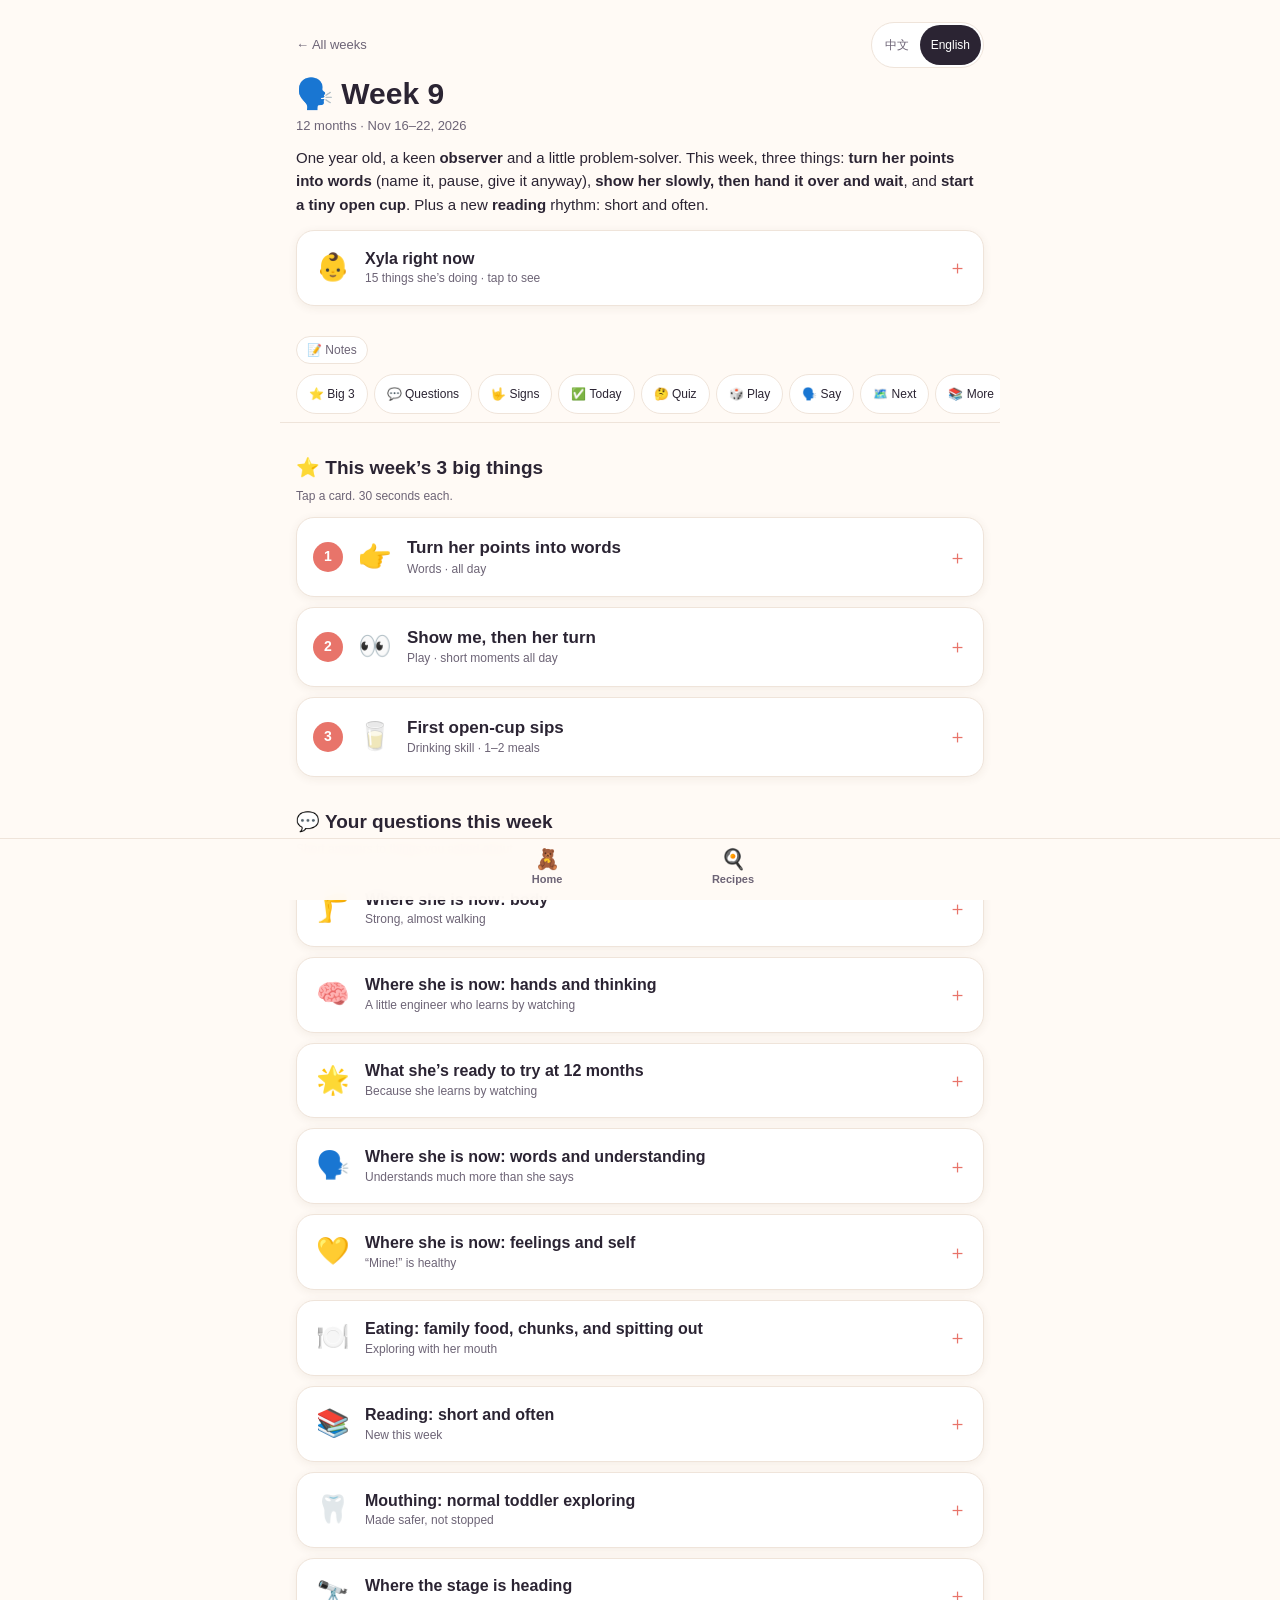
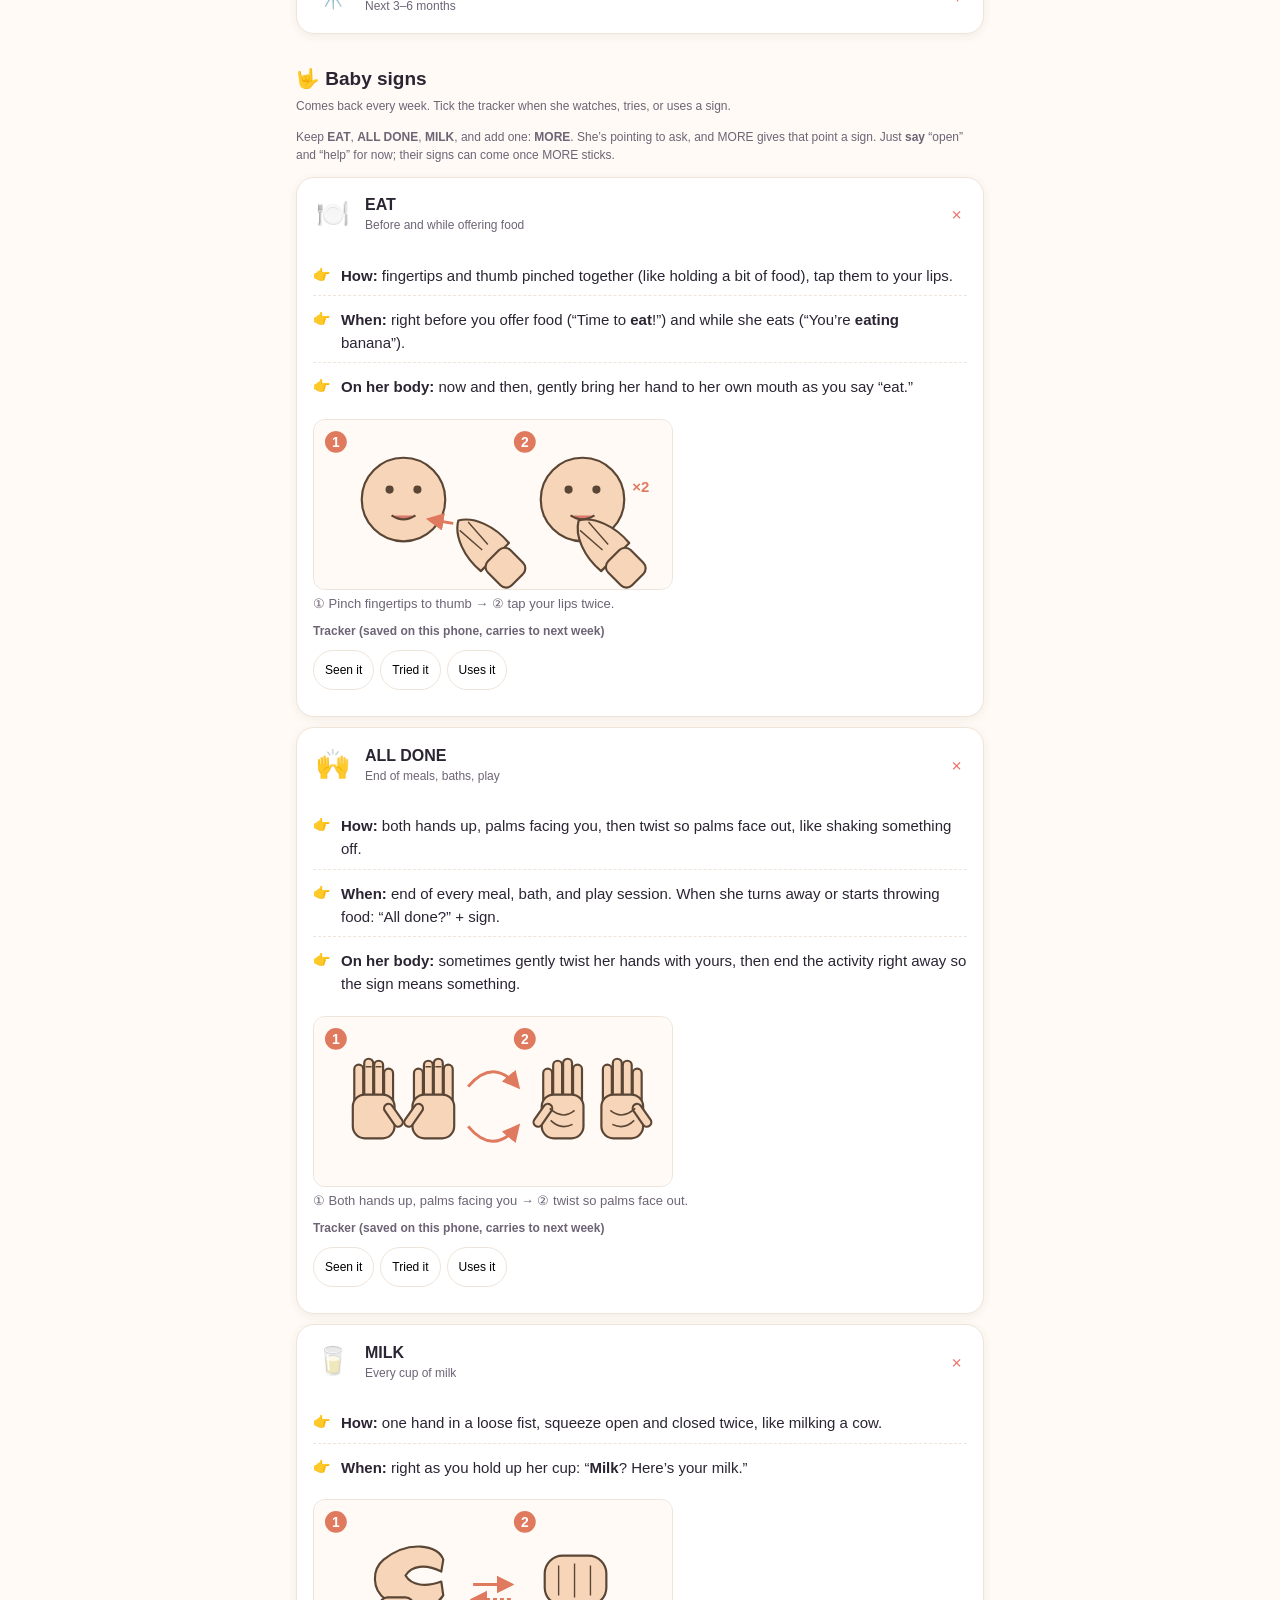
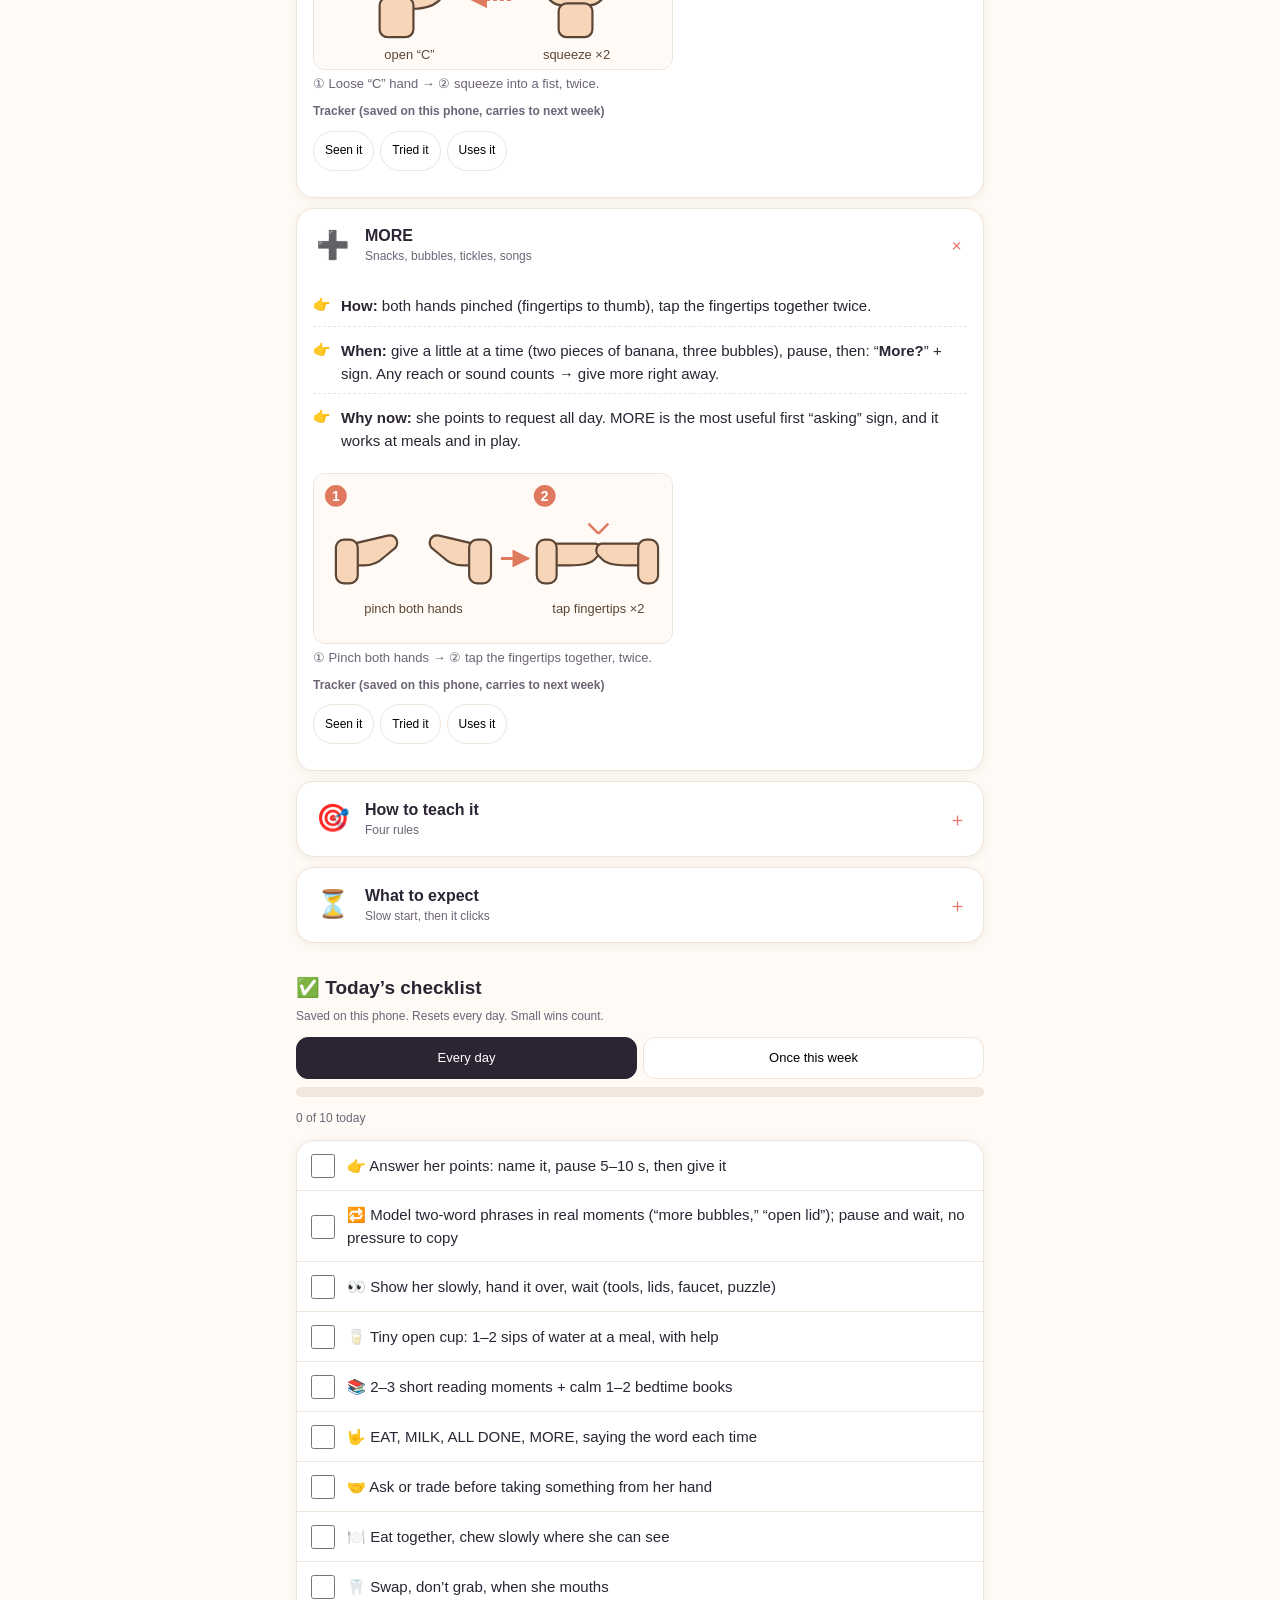
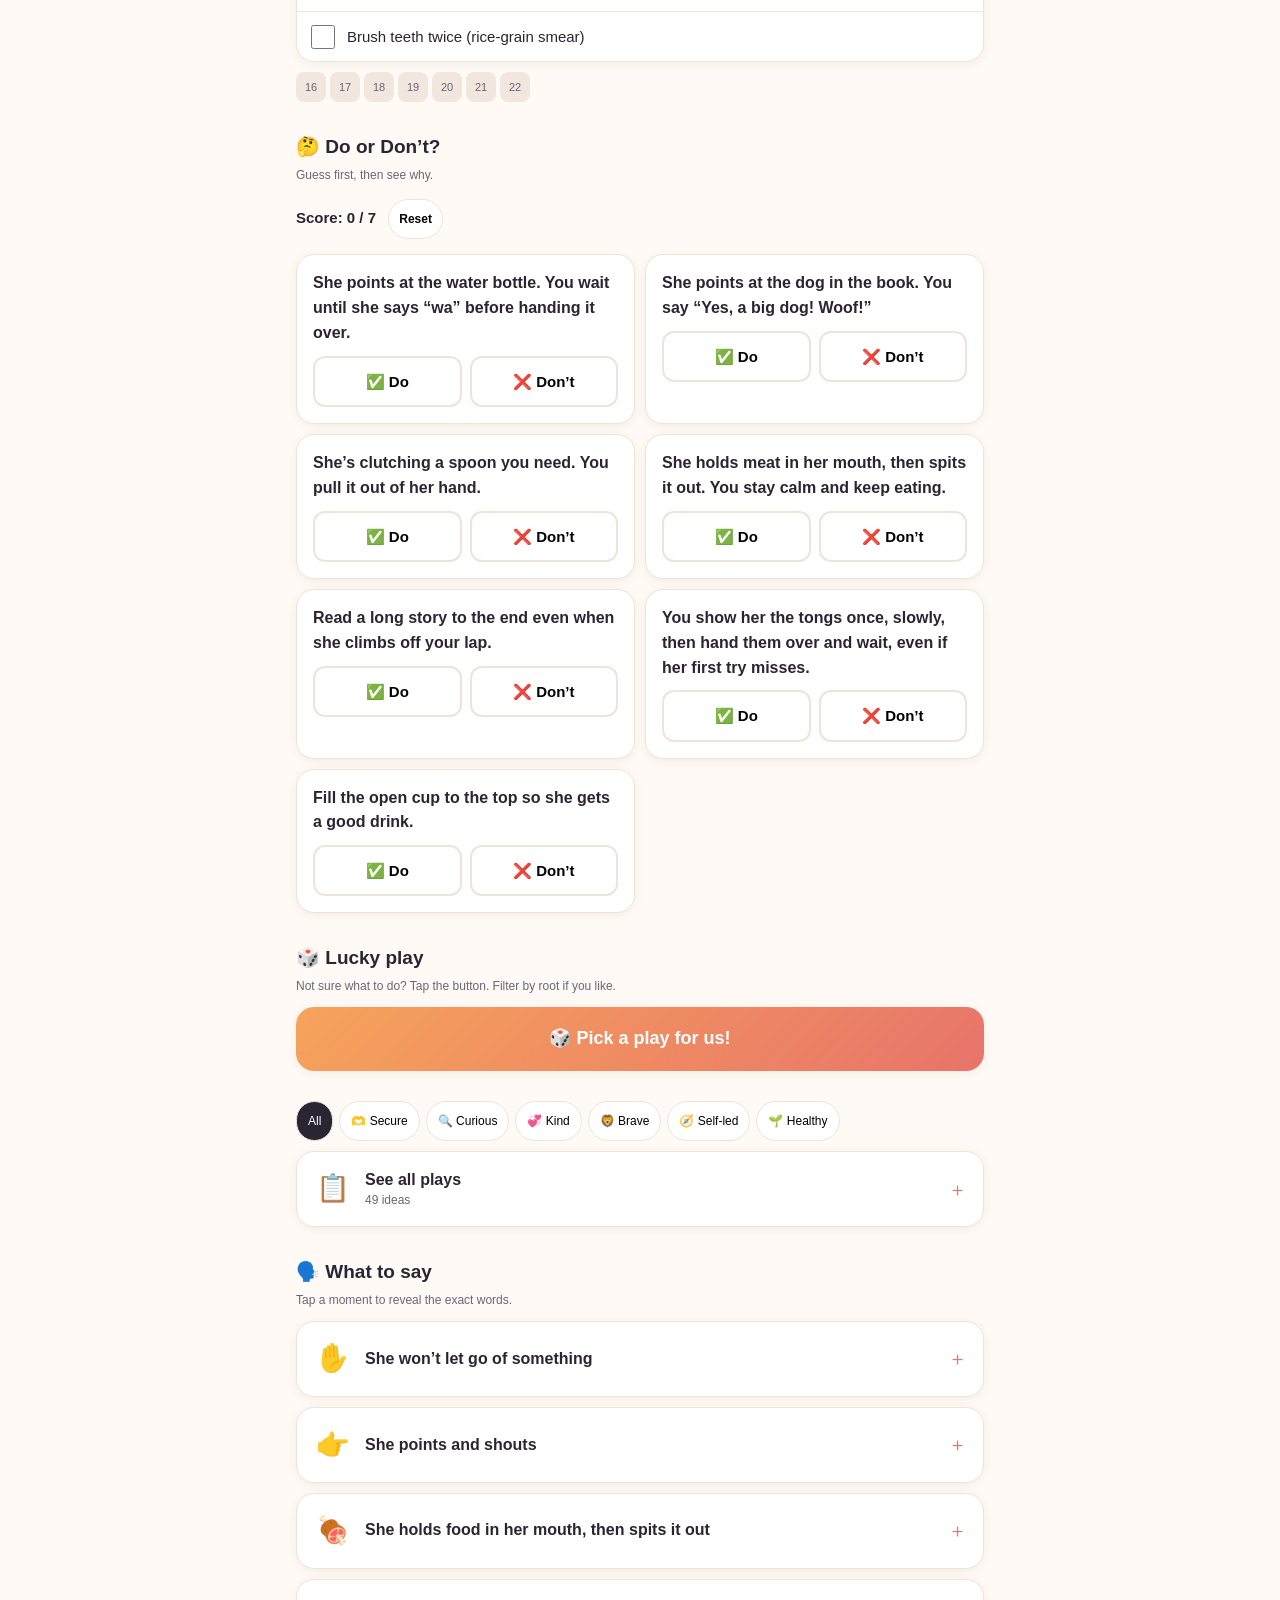
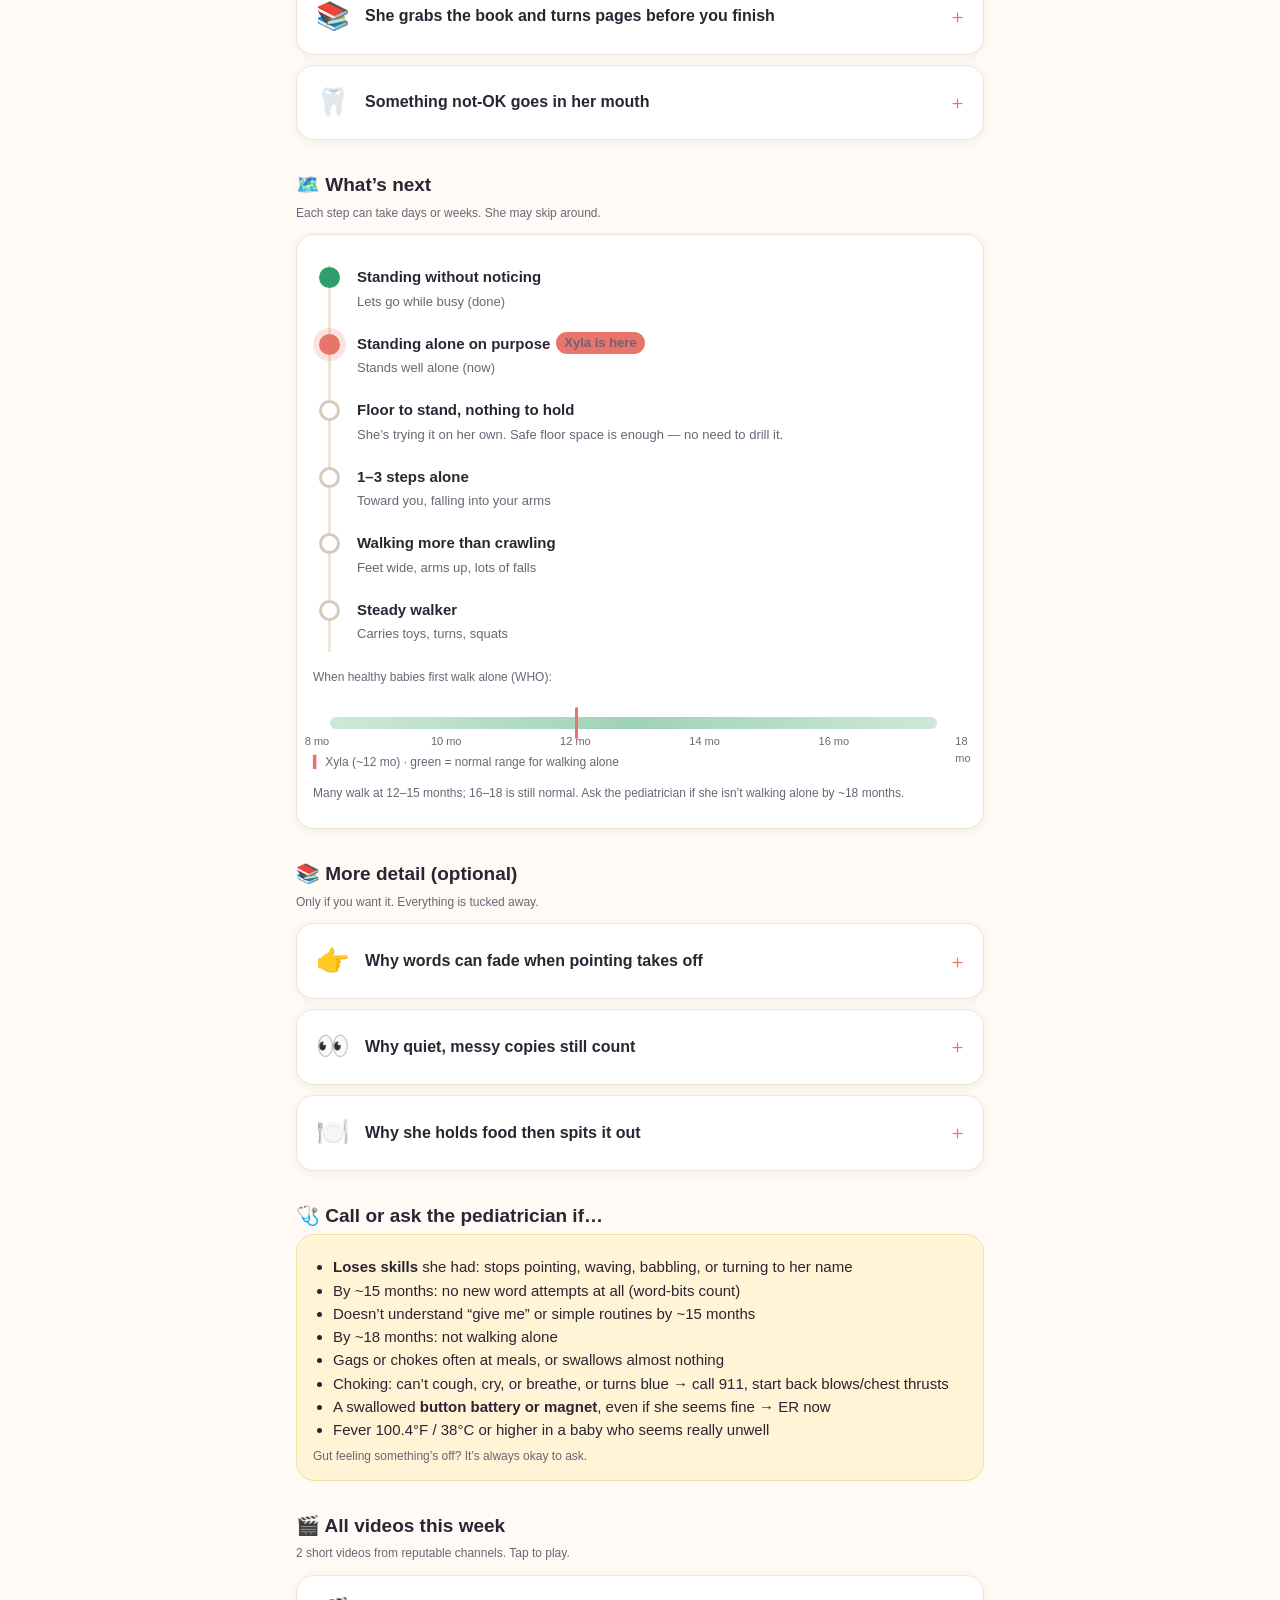
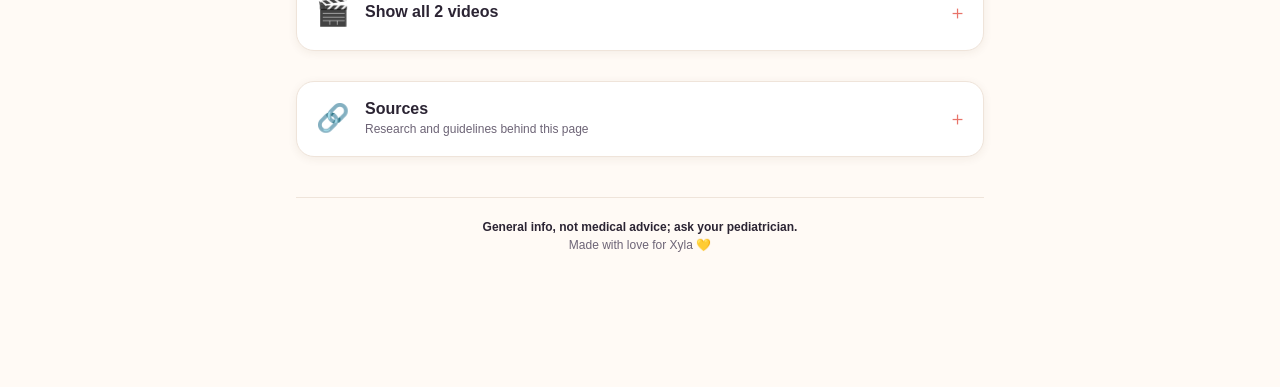
<file: week-09.html>
<!doctype html>
<html lang="en">
<head>
<meta charset="utf-8">
<meta name="viewport" content="width=device-width, initial-scale=1, viewport-fit=cover">
<meta name="robots" content="noindex, nofollow">
<meta name="theme-color" content="#fffaf5">
<title>Xyla Weekly</title>
<link rel="icon" href="data:image/svg+xml,<svg xmlns='http://www.w3.org/2000/svg' viewBox='0 0 100 100'><text y='.9em' font-size='90'>🧸</text></svg>">
<link rel="stylesheet" href="assets/style.css?v=202611210842">
</head>
<body data-week="week-09">
<main class="wrap" id="app"><p style="padding:20px">Loading… 加载中…</p></main>
<noscript><p style="padding:20px">Please turn on JavaScript to see this page. 请打开 JavaScript 以查看此页面。</p></noscript>
<script src="assets/app.js?v=202611210842" defer></script>
</body>
</html>
</file>
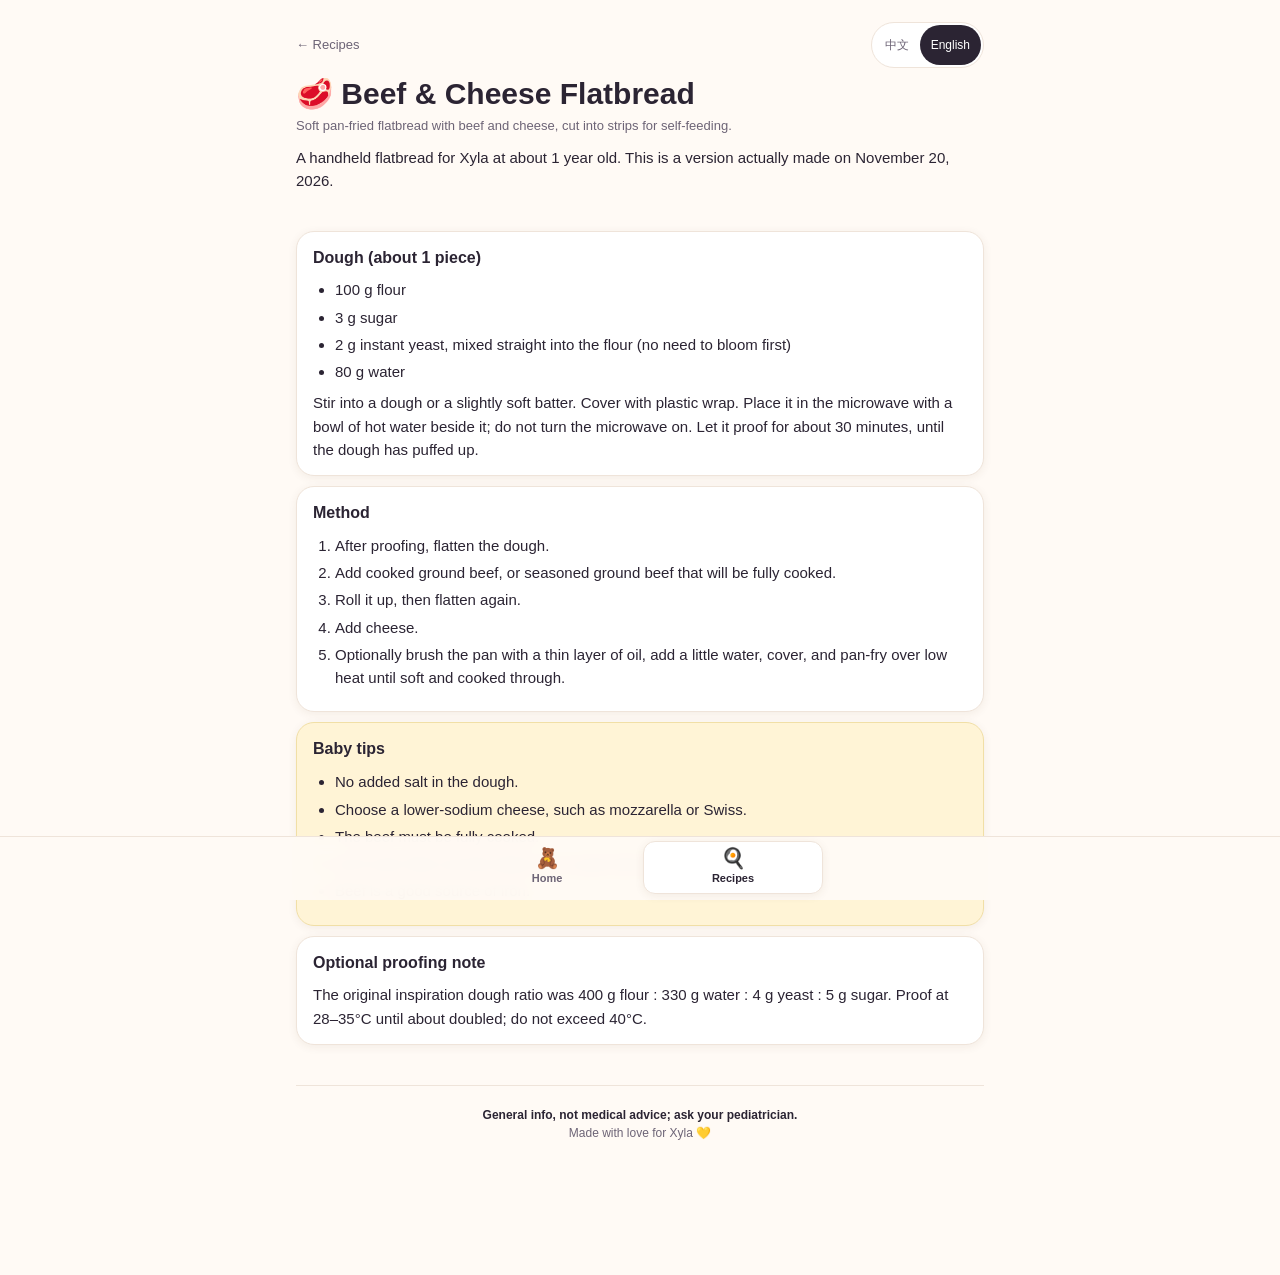
<file: recipes/beef-cheese-flatbread.html>
<!doctype html>
<html lang="en">
<head>
<meta charset="utf-8">
<meta name="viewport" content="width=device-width, initial-scale=1, viewport-fit=cover">
<meta name="robots" content="noindex, nofollow">
<meta name="theme-color" content="#fffaf5">
<title>Xyla Weekly</title>
<link rel="icon" href="data:image/svg+xml,<svg xmlns='http://www.w3.org/2000/svg' viewBox='0 0 100 100'><text y='.9em' font-size='90'>🧸</text></svg>">
<link rel="stylesheet" href="../assets/style.css?v=202611210842">
</head>
<body data-recipe="beef-cheese-flatbread">
<main class="wrap" id="app"><p style="padding:20px">Loading… 加载中…</p></main>
<noscript><p style="padding:20px">Please turn on JavaScript to see this page. 请打开 JavaScript 以查看此页面。</p></noscript>
<script src="../assets/app.js?v=202611210842" defer></script>
</body>
</html>
</file>
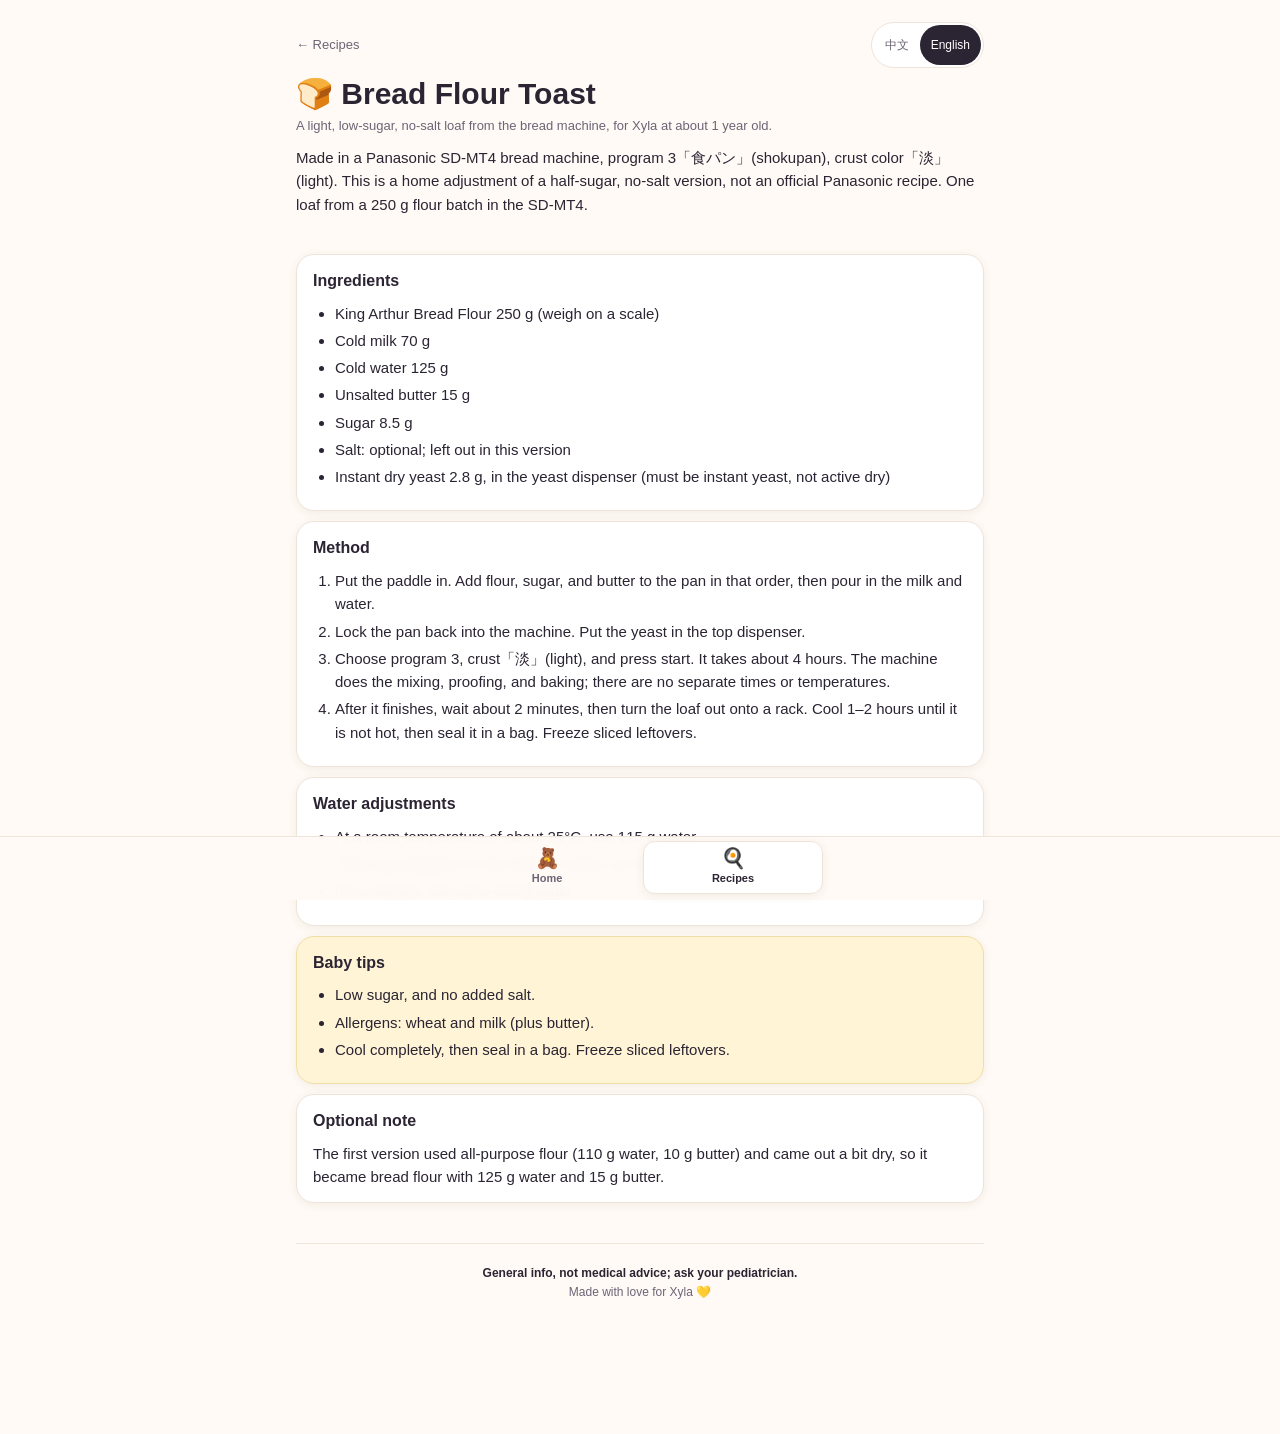
<file: recipes/bread-flour-toast.html>
<!doctype html>
<html lang="en">
<head>
<meta charset="utf-8">
<meta name="viewport" content="width=device-width, initial-scale=1, viewport-fit=cover">
<meta name="robots" content="noindex, nofollow">
<meta name="theme-color" content="#fffaf5">
<title>Xyla Weekly</title>
<link rel="icon" href="data:image/svg+xml,<svg xmlns='http://www.w3.org/2000/svg' viewBox='0 0 100 100'><text y='.9em' font-size='90'>🧸</text></svg>">
<link rel="stylesheet" href="../assets/style.css?v=202611210842">
</head>
<body data-recipe="bread-flour-toast">
<main class="wrap" id="app"><p style="padding:20px">Loading… 加载中…</p></main>
<noscript><p style="padding:20px">Please turn on JavaScript to see this page. 请打开 JavaScript 以查看此页面。</p></noscript>
<script src="../assets/app.js?v=202611210842" defer></script>
</body>
</html>
</file>
<file: assets/style.css>
:root{
  --bg:#fffaf5;--card:#fff;--ink:#2b2433;--soft:#6d6476;--line:#efe4da;
  --accent:#e8746a;--accent2:#5b8def;--good:#2f9e6b;--bad:#d9534f;--warn:#fff4d6;
  --r:18px;--shadow:0 2px 10px rgba(80,50,30,.07);
  --font:-apple-system,BlinkMacSystemFont,"Segoe UI",Roboto,"Helvetica Neue",Arial,"PingFang SC","Hiragino Sans GB","Noto Sans SC","Noto Sans CJK SC","Microsoft YaHei","Source Han Sans SC",sans-serif;
  --secure:#7c6cf0;--curious:#f0a020;--kind:#e66b9a;--brave:#e5603b;--selfled:#2a9d8f;--healthy:#4caf50;
}
*{box-sizing:border-box}
html{scroll-behavior:smooth;-webkit-text-size-adjust:100%}
body{margin:0;background:var(--bg);color:var(--ink);font-family:var(--font);font-size:15px;line-height:1.55}
a{color:var(--accent2)}
.wrap{max-width:720px;margin:0 auto;padding:0 16px 40px}
header.hero{padding:22px 0 8px}
.hero .back{font-size:13px;text-decoration:none;color:var(--soft)}
.hero h1{font-size:25px;line-height:1.2;margin:8px 0 4px}
.hero .sub{color:var(--soft);font-size:13px;margin:0}
.chips{display:flex;flex-wrap:wrap;gap:6px;margin:12px 0 0;padding:0;list-style:none}
.chips li{background:#fff;border:1px solid var(--line);border-radius:999px;padding:4px 10px;font-size:12px}
nav.jump{position:sticky;top:0;z-index:5;background:rgba(255,250,245,.95);backdrop-filter:blur(6px);margin:0 -16px;padding:8px 16px;display:flex;gap:6px;overflow-x:auto;scrollbar-width:none;border-bottom:1px solid var(--line)}
nav.jump::-webkit-scrollbar{display:none}
nav.jump a{flex:0 0 auto;text-decoration:none;color:var(--ink);background:#fff;border:1px solid var(--line);border-radius:999px;padding:6px 12px;font-size:12px;white-space:nowrap}
section{margin-top:30px;scroll-margin-top:60px}
h2{font-size:19px;margin:0 0 4px}
.hint{color:var(--soft);font-size:12px;margin:0 0 12px}
.card{background:var(--card);border-radius:var(--r);box-shadow:var(--shadow);border:1px solid var(--line);margin:10px 0;overflow:hidden}
details.card>summary{list-style:none;cursor:pointer;padding:16px 16px;display:flex;gap:12px;align-items:center;min-height:56px}
details.card>summary::-webkit-details-marker{display:none}
details.card>summary .ico{font-size:27px;flex:0 0 auto;width:40px;text-align:center}
details.card>summary .t{flex:1;font-weight:650;font-size:16px;line-height:1.3}
details.card>summary .t small{display:block;font-weight:400;color:var(--soft);font-size:12px;margin-top:2px}
details.card>summary::after{content:"＋";font-size:19px;color:var(--accent);flex:0 0 auto;transition:transform .2s}
details.card[open]>summary::after{transform:rotate(45deg)}
details.card .body{padding:0 16px 16px}
details.card .body ul{padding-left:20px;margin:6px 0}
details.card .body li{margin:4px 0}
.big3 details.card>summary{min-height:72px;padding:18px 16px}
.big3 details.card>summary .num{background:var(--accent);color:#fff;border-radius:50%;width:30px;height:30px;display:grid;place-items:center;font-weight:700;flex:0 0 auto;font-size:14px}
.big3 details.card>summary .t{font-size:17px}
.lines{list-style:none;padding:0!important;margin:4px 0 12px!important}
.lines li{padding:8px 0 8px 28px;position:relative;border-bottom:1px dashed var(--line)}
.lines li:last-child{border-bottom:0}
.lines li::before{content:"👉";position:absolute;left:0;top:8px;font-size:14px}
.yt{position:relative;display:block;width:100%;aspect-ratio:16/9;border:0;padding:0;border-radius:14px;overflow:hidden;background:#000 center/cover no-repeat;cursor:pointer;margin-top:8px}
.yt::before{content:"";position:absolute;inset:0;background:linear-gradient(transparent 45%,rgba(0,0,0,.75))}
.yt .play{position:absolute;left:50%;top:38%;transform:translate(-50%,-50%);width:64px;height:46px;border-radius:12px;background:#f00;display:grid;place-items:center}
.yt .play::after{content:"";border-style:solid;border-width:10px 0 10px 17px;border-color:transparent transparent transparent #fff;margin-left:4px}
.yt .cap{position:absolute;left:12px;right:12px;bottom:10px;color:#fff;text-align:left;font-size:12px;line-height:1.3;font-family:var(--font)}
.yt .cap b{display:block;font-size:13px;display:-webkit-box;-webkit-line-clamp:2;-webkit-box-orient:vertical;overflow:hidden}
.yt iframe{position:absolute;inset:0;width:100%;height:100%;border:0}
.ytlink{display:inline-block;font-size:12px;margin-top:4px;color:var(--soft)}
.tags{display:flex;flex-wrap:wrap;gap:5px;margin:6px 0}
.tag{font-size:11px;font-weight:600;color:#fff;border-radius:999px;padding:2px 9px;border:0}
.tag.Secure{background:var(--secure)}.tag.Curious{background:var(--curious)}.tag.Kind{background:var(--kind)}.tag.Brave{background:var(--brave)}.tag.Self-led{background:var(--selfled)}.tag.Healthy{background:var(--healthy)}
/* checklist */
.progress{height:10px;background:#f1e7de;border-radius:99px;overflow:hidden;margin:8px 0 4px}
.progress>i{display:block;height:100%;background:linear-gradient(90deg,var(--accent),#f3a35b);width:0;transition:width .3s}
.check{display:flex;gap:12px;align-items:flex-start;padding:12px 14px;border-bottom:1px solid var(--line);cursor:pointer}
.check:last-child{border-bottom:0}
.check input{width:24px;height:24px;flex:0 0 auto;accent-color:var(--good);margin:1px 0 0}
.check.done span{color:var(--soft);text-decoration:line-through}
.days{display:flex;gap:4px;flex-wrap:wrap;margin:8px 0}
.day{width:30px;height:30px;border-radius:8px;display:grid;place-items:center;font-size:11px;background:#f1e7de;color:var(--soft)}
.day.today{outline:2px solid var(--accent)}
.tabs{display:flex;gap:6px;margin:8px 0}
.tabs button{flex:1;padding:10px;border-radius:12px;border:1px solid var(--line);background:#fff;font:inherit;font-size:13px;cursor:pointer}
.tabs button[aria-selected=true]{background:var(--ink);color:#fff;border-color:var(--ink)}
/* quiz */
.qgrid{display:grid;gap:10px}
.q{background:#fff;border:1px solid var(--line);border-radius:var(--r);box-shadow:var(--shadow);padding:16px}
.q .qq{font-weight:650;font-size:16px;margin-bottom:10px}
.q .btns{display:flex;gap:8px}
.q .btns button{flex:1;padding:12px;border-radius:12px;border:2px solid var(--line);background:#fff;font:inherit;font-weight:650;cursor:pointer}
.q .ans{display:none;margin-top:10px;padding:10px 12px;border-radius:12px}
.q.flipped .ans{display:block}
.q.flipped .btns{display:none}
.q.right .ans{background:#e9f7ef}.q.wrong .ans{background:#fdecea}
.q .verdict{font-weight:800;font-size:16px}
.score{font-weight:700}
/* lucky */
.lucky-btn{width:100%;padding:18px;border:0;border-radius:var(--r);background:linear-gradient(135deg,#f6a35b,var(--accent));color:#fff;font:inherit;font-size:18px;font-weight:750;cursor:pointer;box-shadow:var(--shadow)}
.lucky-btn:active{transform:scale(.98)}
.lucky-out{min-height:20px}
.lucky-card{background:#fff;border:2px solid var(--accent);border-radius:var(--r);padding:16px;margin-top:10px;animation:pop .3s}
.lucky-card h3{margin:0 0 4px;font-size:18px}
@keyframes pop{from{transform:scale(.95);opacity:0}to{transform:none;opacity:1}}
.filters{display:flex;flex-wrap:wrap;gap:6px;margin:10px 0}
.filters button{font:inherit;font-size:12px;padding:6px 11px;border-radius:999px;border:1px solid var(--line);background:#fff;cursor:pointer}
.filters button[aria-pressed=true]{background:var(--ink);color:#fff}
.play{padding:12px 14px;border-bottom:1px solid var(--line)}
.play:last-child{border-bottom:0}
.play b{display:block}
.play p{margin:2px 0;color:var(--soft);font-size:13px}
/* scripts */
.say{display:block;background:#fff4ec;border-left:4px solid var(--accent);border-radius:8px;padding:8px 12px;margin:6px 0;font-size:17px;font-weight:600}
.step{display:flex;gap:10px;margin:8px 0;align-items:flex-start}
.step .n{flex:0 0 26px;height:26px;border-radius:50%;background:var(--ink);color:#fff;display:grid;place-items:center;font-size:12px;font-weight:700;margin-top:2px}
.step .c{flex:1}
/* timeline */
.tl{list-style:none;padding:0;margin:10px 0;position:relative}
.tl::before{content:"";position:absolute;left:15px;top:6px;bottom:6px;width:3px;background:var(--line);border-radius:3px}
.tl li{position:relative;padding:6px 0 14px 44px}
.tl li .dot{position:absolute;left:6px;top:8px;width:21px;height:21px;border-radius:50%;background:#fff;border:3px solid #d8c9bb}
.tl li.past .dot{background:var(--good);border-color:var(--good)}
.tl li.now .dot{background:var(--accent);border-color:var(--accent);box-shadow:0 0 0 6px rgba(232,116,106,.2)}
.tl li b{display:block}
.tl li span{color:var(--soft);font-size:13px}
.here{display:inline-block;background:var(--accent);color:#fff;font-size:11px;font-weight:700;border-radius:999px;padding:1px 8px;margin-left:6px;vertical-align:2px}
.ruler{position:relative;height:44px;margin:16px 4px 4px}
.ruler .bar{position:absolute;top:14px;height:12px;border-radius:99px;background:linear-gradient(90deg,#cfe8d9,#9fd3b5,#cfe8d9)}
.ruler .mark{position:absolute;top:4px;width:3px;height:32px;background:var(--accent);border-radius:2px}
.ruler .lab{position:absolute;top:30px;font-size:11px;color:var(--soft);transform:translateX(-50%)}
.callout{background:var(--warn);border-radius:var(--r);padding:14px 16px;border:1px solid #f1dfa6}
.callout ul{margin:6px 0;padding-left:20px}
.small{font-size:12px;color:var(--soft)}
.weeks a.card{display:flex;gap:14px;align-items:center;padding:16px;text-decoration:none;color:inherit}
.weeks a.card .e{font-size:32px}
.weeks a.card b{font-size:17px;display:block}
.weeks a.card span{color:var(--soft);font-size:12px}
.weeks a.card.current{border:2px solid var(--accent)}
.badge{display:inline-block;background:var(--accent);color:#fff;font-size:11px;border-radius:999px;padding:1px 8px;margin-left:4px;vertical-align:2px}
footer{margin-top:40px;padding:20px 0;border-top:1px solid var(--line);color:var(--soft);font-size:12px;text-align:center}
footer strong{color:var(--ink)}
button:focus-visible,a:focus-visible,summary:focus-visible{outline:3px solid var(--accent2);outline-offset:2px}
.sources li{font-size:12px;margin:4px 0}
@media (min-width:640px){.qgrid{grid-template-columns:1fr 1fr}.hero h1{font-size:30px}}
@media (prefers-reduced-motion:reduce){*{animation:none!important;transition:none!important}html{scroll-behavior:auto}}
.weeks a.card span.badge{color:#fff;font-size:11px}
.toprow{display:flex;justify-content:space-between;align-items:center;gap:8px}
.lang{display:inline-flex;border:1px solid var(--line);border-radius:999px;background:#fff;padding:2px;flex:0 0 auto}
.lang button{font:inherit;font-size:12px;border:0;background:transparent;border-radius:999px;padding:5px 11px;cursor:pointer;color:var(--soft)}
.lang button[aria-pressed=true]{background:var(--ink);color:#fff}
.lang.big{display:flex;width:100%;padding:4px}
.lang.big button{flex:1;font-size:16px;padding:12px;font-weight:650}
.score .reset{margin-left:8px;font:inherit;font-size:12px;border:1px solid var(--line);background:#fff;border-radius:99px;padding:4px 10px;cursor:pointer}
:lang(zh-Hans) body,html:lang(zh-Hans){line-height:1.6}
.toprow.end{justify-content:flex-end}

/* tap targets >= 40px */
.lang button,.filters button,.tabs button,.q .btns button,.score .reset,nav.jump a{min-height:40px;display:inline-flex;align-items:center;justify-content:center}
.check{min-height:44px;align-items:center}
.lang{padding:2px}
/* phone title scale */
@media (max-width:600px){
  .hero h1{font-size:21px}
  h2{font-size:17px}
  .big3 details.card>summary .t{font-size:16px}
  details.card>summary .t{font-size:15px}
  .q .qq{font-size:15px}
  .say{font-size:15px}
  .lucky-btn{font-size:16px;padding:14px}
  .lucky-card h3{font-size:16px}
  .q .verdict{font-size:15px}
  .weeks a.card b{font-size:16px}
  details.card>summary .ico{font-size:26px}
}
/* topic pages */
.answer{margin-top:12px}
.pcard{padding:14px 16px}
.pintro{margin:0 0 8px;font-weight:600}
.ptip{background:#f3f8ff;border-radius:10px;padding:8px 10px;font-size:14px;margin:10px 0 0}
.tl.sched>li>ul{margin:4px 0 0;padding-left:18px}
.tl.sched li li{padding:2px 0;font-size:14px;color:var(--ink);list-style:disc}
.counter{padding:16px}
.cbig{text-align:center}
.cnum{font-size:32px;font-weight:800}
.csub{color:var(--soft);font-size:14px}
.cbar{position:relative;height:14px;background:#f1e7de;border-radius:99px;margin:12px 0 4px}
.cbar i{display:block;height:100%;border-radius:99px;background:var(--good);width:0;transition:width .3s}
.cbar .m{position:absolute;top:-4px;width:3px;height:22px;background:var(--soft);border-radius:2px}
.cbar .m.over{background:var(--bad)}
.cleg{text-align:center;margin:4px 0}
.cmsg{font-weight:650;text-align:center;margin:8px 0 12px;min-height:1.5em}
.cbtns{display:grid;grid-template-columns:repeat(3,1fr);gap:8px}
.cbtns button{font:inherit;font-weight:650;font-size:14px;min-height:48px;border-radius:12px;border:2px solid var(--line);background:#fff;cursor:pointer;padding:6px;color:var(--ink)}
.cbtns button:active{transform:scale(.97)}
.cbtns.sm{grid-template-columns:1fr 1fr;margin-top:8px}
.cbtns.sm button{min-height:40px;font-weight:500;font-size:13px}
.counter.z-msgHigh .cbar i{background:var(--curious)}
.counter.z-msgOver{border:2px solid var(--bad)}
.counter.z-msgOver .cbar i{background:var(--bad)}
.counter.z-msgOver .cmsg{color:var(--bad)}
@media (max-width:600px){.cnum{font-size:28px}}
.tl.sched li li b{display:inline}
.refs{font-size:13px;color:var(--soft);margin:10px 0 0;line-height:1.5}
.refs a{color:var(--accent2)}
/* guide pages: grouped checklists, handout form, print sheet */
.cgroup{padding:0}
.gtitle{margin:0;padding:10px 14px;font-weight:700;font-size:14px;background:#fff7f0;border-bottom:1px solid var(--line)}
.check span small{display:block;color:var(--soft);font-size:12px;margin-top:2px;text-decoration:none}
.check.done span small{text-decoration:none}
.badge.ok{background:var(--good);font-style:normal;text-decoration:none}
.check.done .badge.ok{text-decoration:none}
#pack>.cbtns.sm,#papers>.cbtns.sm{grid-template-columns:1fr}
.aform{padding:12px 14px}
.afield{display:block;margin:0 0 10px}
.afield b{display:block;font-size:13px;margin-bottom:3px}
.afield textarea{width:100%;box-sizing:border-box;font:inherit;font-size:15px;border:1px solid var(--line);border-radius:10px;padding:8px 10px;background:#fffdfb;resize:vertical;min-height:44px}
.aform .cbtns{grid-template-columns:1fr 1fr}
.psheet{display:none}
@media print{
  body{background:#fff}
  body.printing-about #app>*:not(#about),body.printing-about #about>*:not(.psheet),body.printing-about nav.jump{display:none!important}
  body.printing-about .psheet{display:block;color:#000;font-size:12pt}
  .psheet h2{font-size:18pt;margin:0 0 6pt}
  .psheet table{width:100%;border-collapse:collapse}
  .psheet th,.psheet td{border:1px solid #999;padding:6pt;vertical-align:top;text-align:left}
  .psheet th{width:30%;background:#f3f3f3}
  .psheet .blank{display:block;border-bottom:1px solid #999;height:16pt}
  .psheet .pfoot{font-size:9pt;color:#444}
}

.signimg{margin:8px 0}.signimg img{display:block;width:100%;max-width:360px;height:auto;border-radius:12px;border:1px solid var(--line)}.signimg figcaption{font-size:13px;color:var(--soft);margin-top:4px}
.mbtn{font:inherit;font-size:12px;border:1px solid var(--line);background:#fff;border-radius:999px;padding:4px 10px;margin-top:6px;cursor:pointer;color:var(--soft)}.mlist summary{cursor:pointer;padding:6px 0}
.notes{margin:6px 0 2px}.notes-panel{margin-top:6px}.notes textarea{width:100%;box-sizing:border-box;font:inherit;font-size:14px;border:1px solid var(--line);border-radius:10px;padding:8px;margin-top:6px}.notes-who{align-items:center;flex-wrap:wrap;gap:4px}.notes-who .small{margin-right:4px}

/* bottom tab bar (Home / Recipes) */
body.has-tabbar{padding-bottom:calc(72px + env(safe-area-inset-bottom, 0px))}
.tabbar{position:fixed;left:0;right:0;bottom:0;z-index:20;display:flex;justify-content:center;gap:6px;background:rgba(255,250,245,.96);backdrop-filter:blur(8px);-webkit-backdrop-filter:blur(8px);border-top:1px solid var(--line);padding:4px 12px calc(6px + env(safe-area-inset-bottom, 0px))}
.tabbar a{flex:1;max-width:180px;text-decoration:none;color:var(--soft);font-size:11px;font-weight:650;min-height:48px;padding:6px 8px;display:flex;flex-direction:column;align-items:center;justify-content:center;gap:2px;border-radius:12px}
.tabbar a .ico{font-size:20px;line-height:1}
.tabbar a[aria-current=page]{color:var(--ink);background:#fff;box-shadow:var(--shadow);border:1px solid var(--line)}
.recipe-sec{margin:10px 0}
.recipe-sec h3{margin:0 0 8px;font-size:16px}
.recipe-sec ul,.recipe-sec ol{margin:0 0 8px;padding-left:22px}
.recipe-sec li{margin:4px 0}
.recipe-sec p{margin:8px 0 0}
.recipe-sec.tips{background:var(--warn);border-color:#f1dfa6}
</file>
